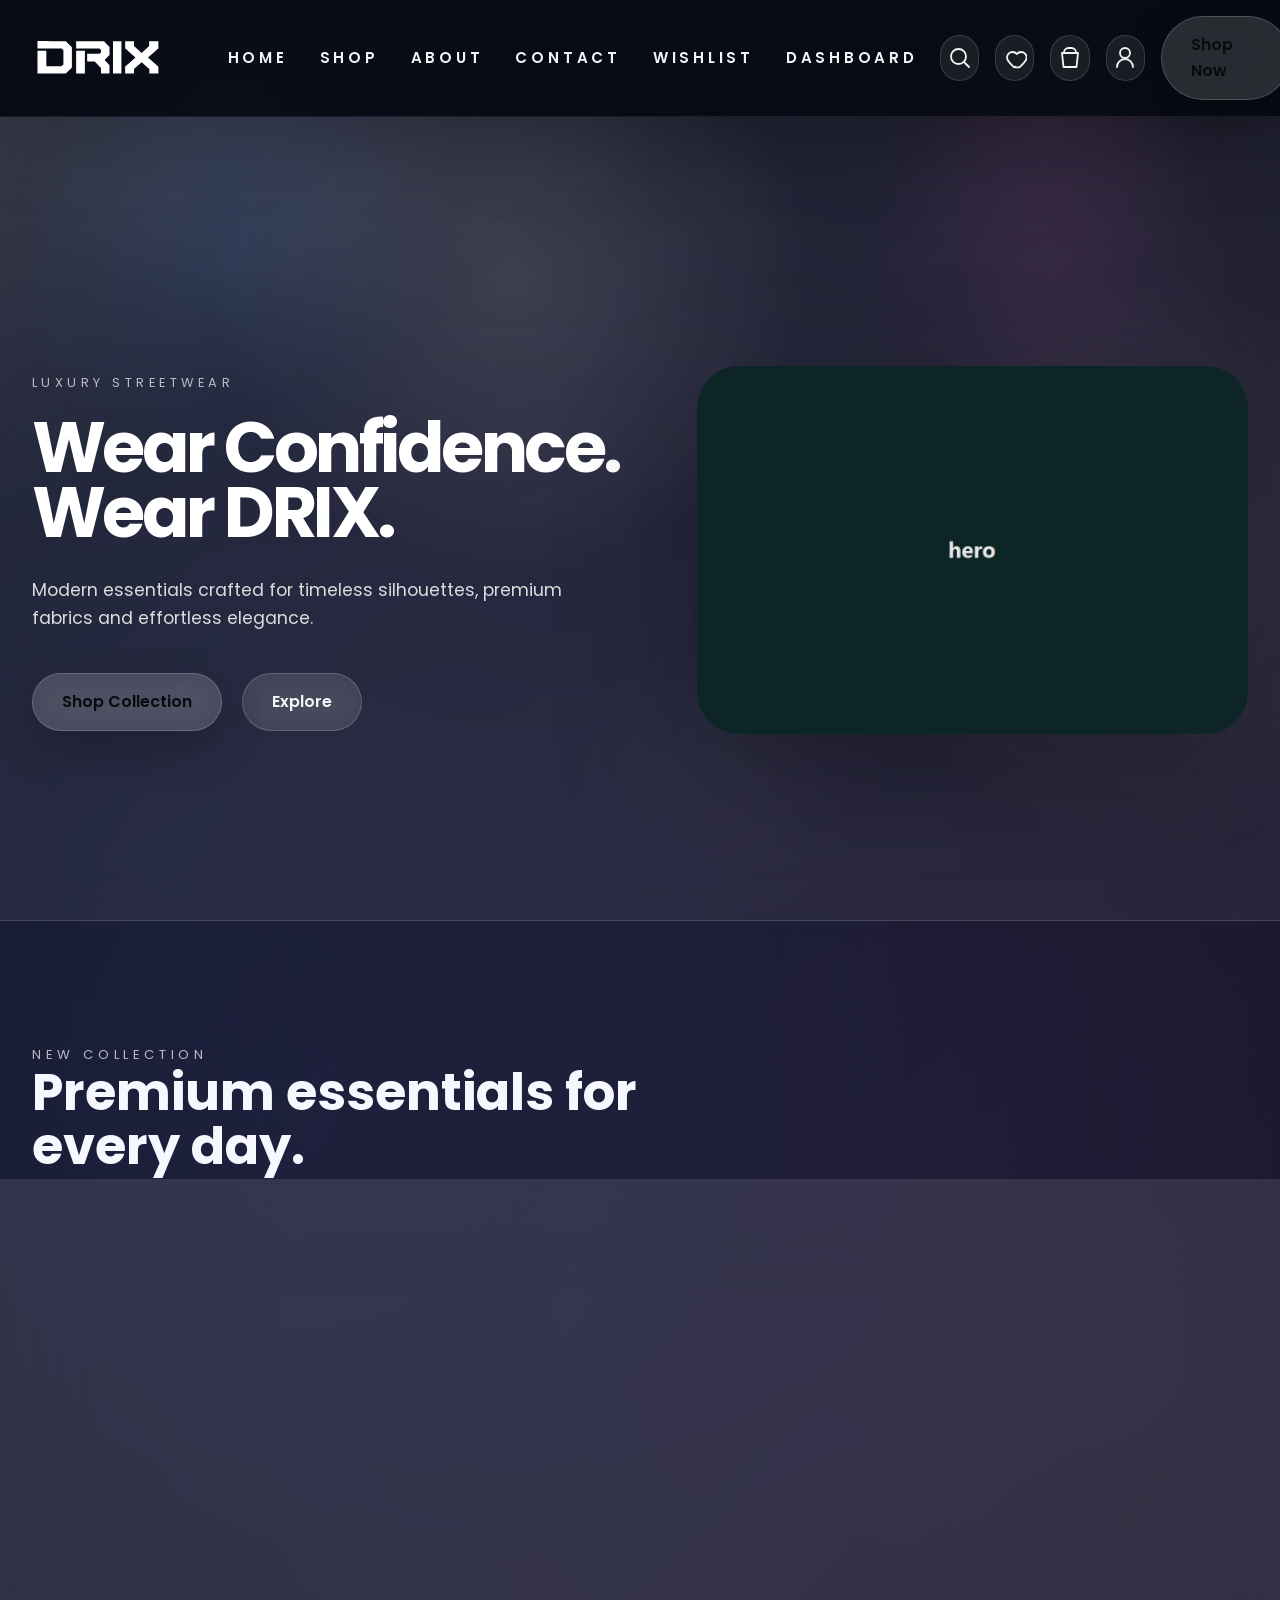
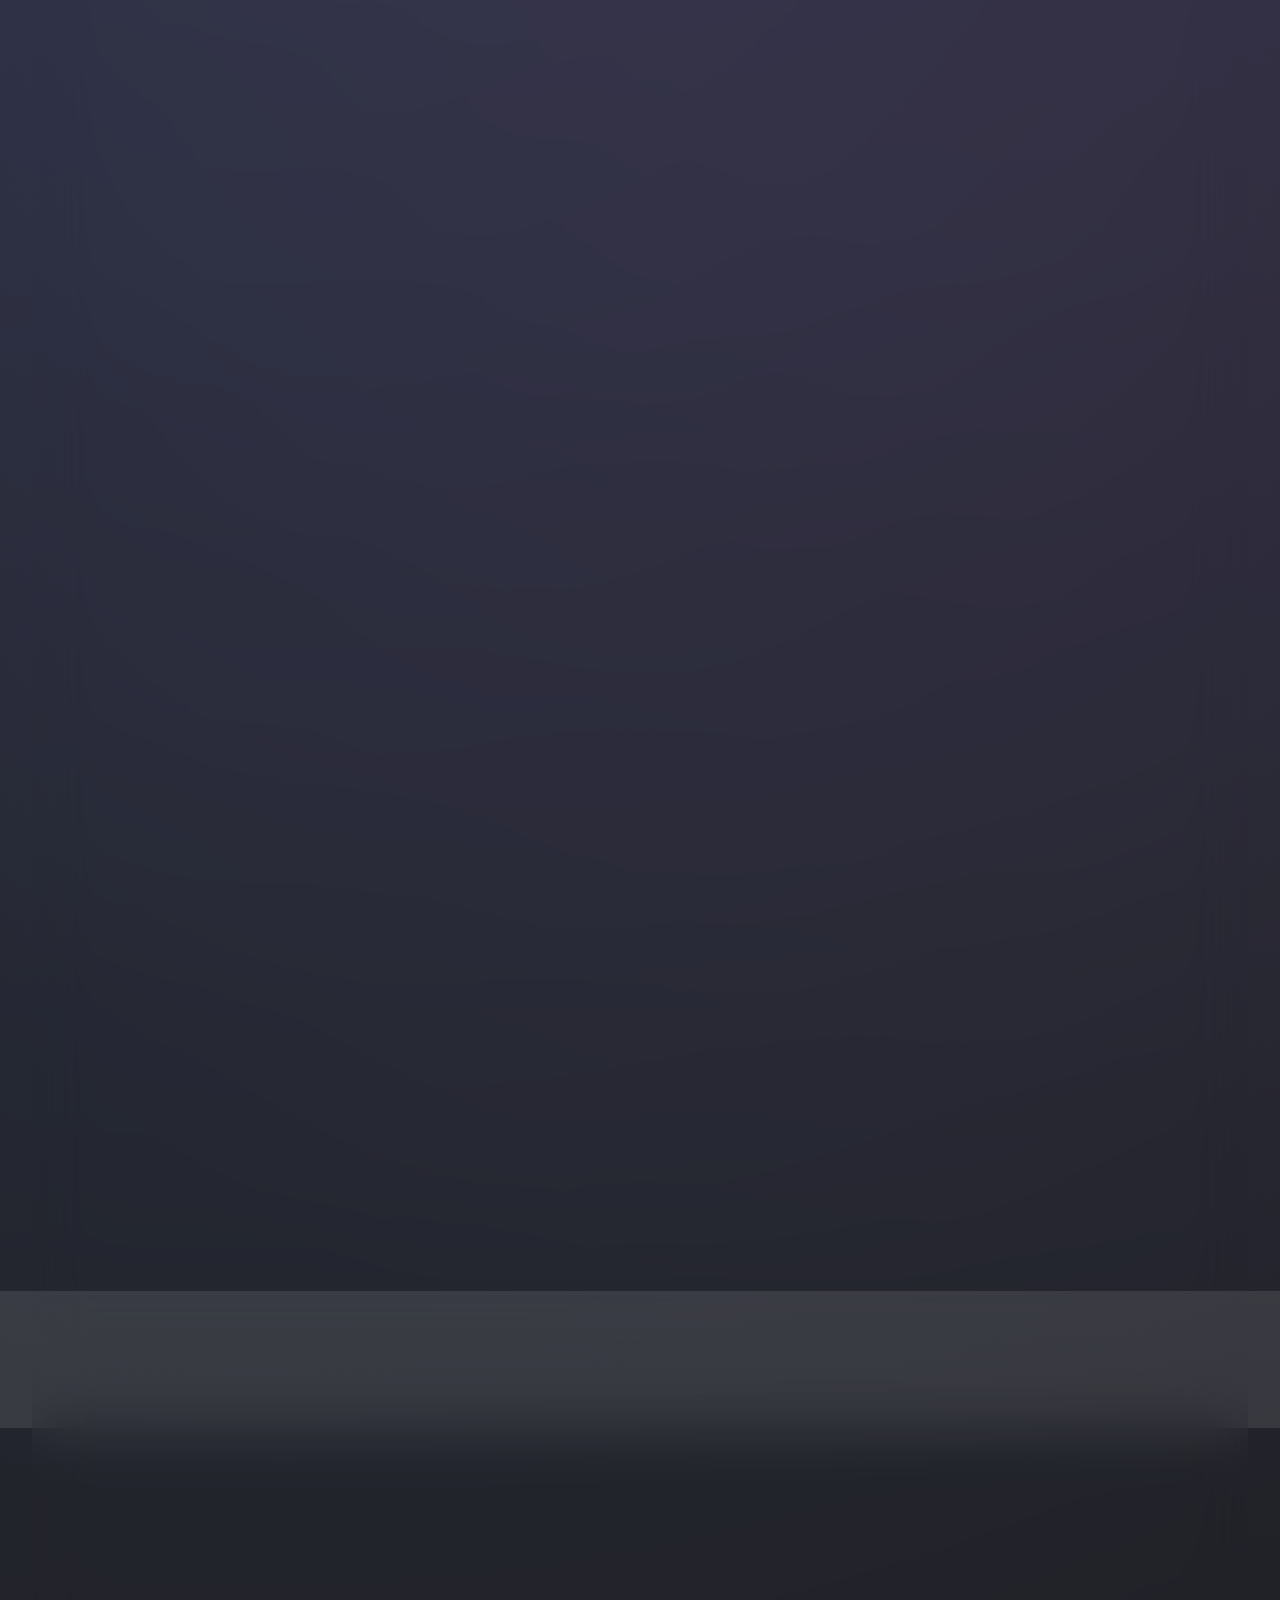
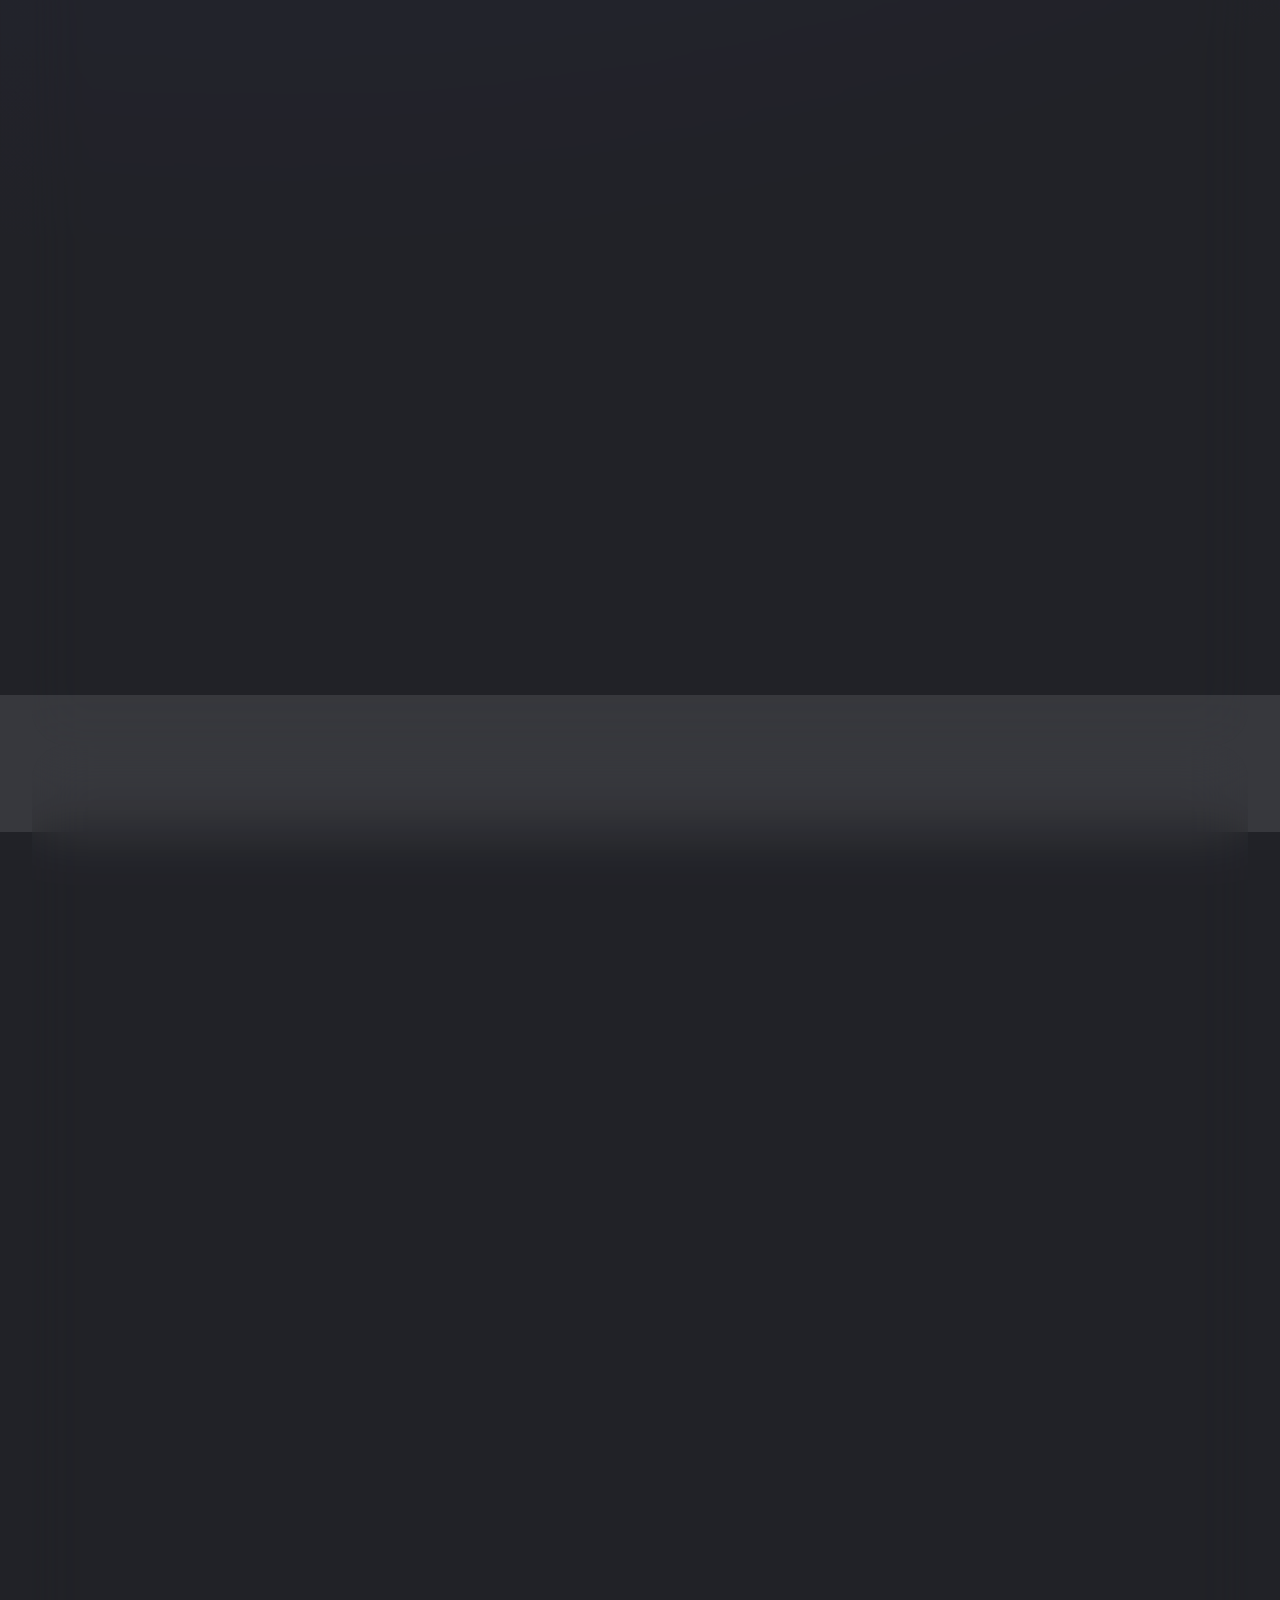
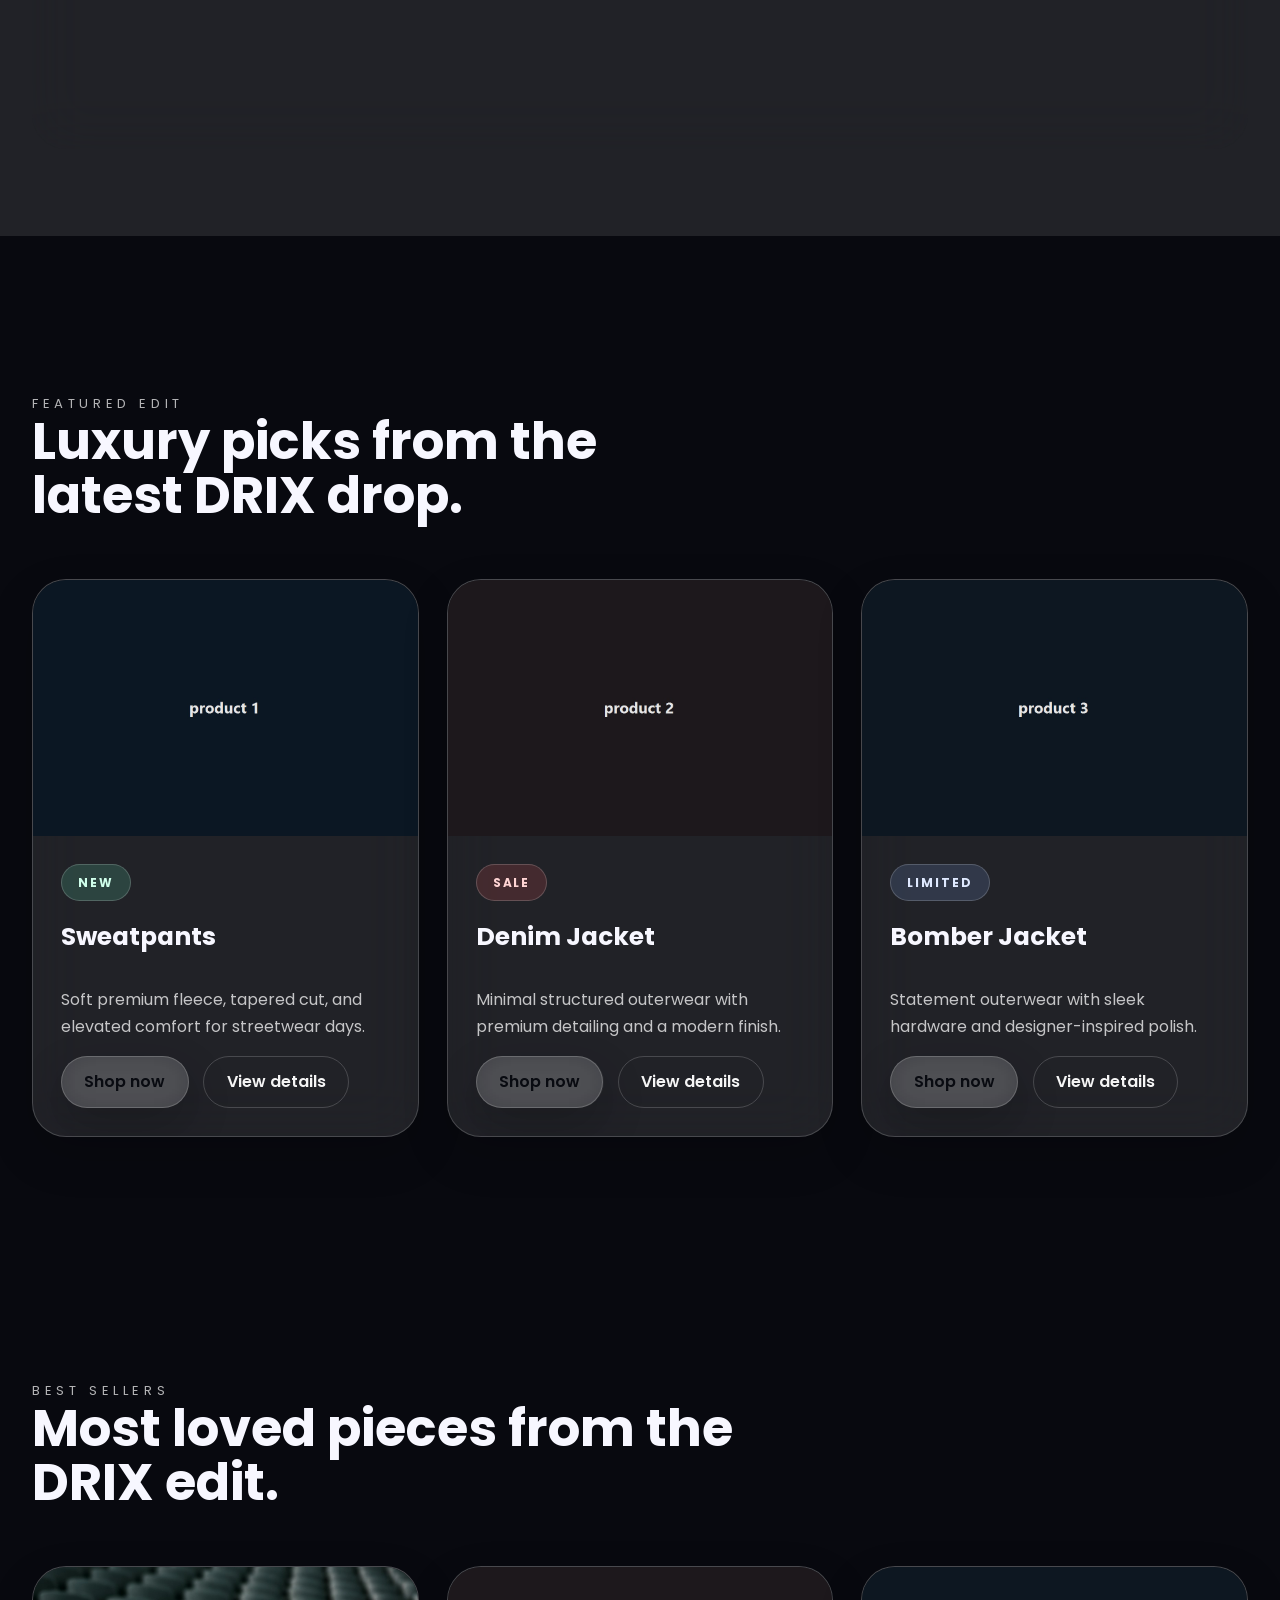
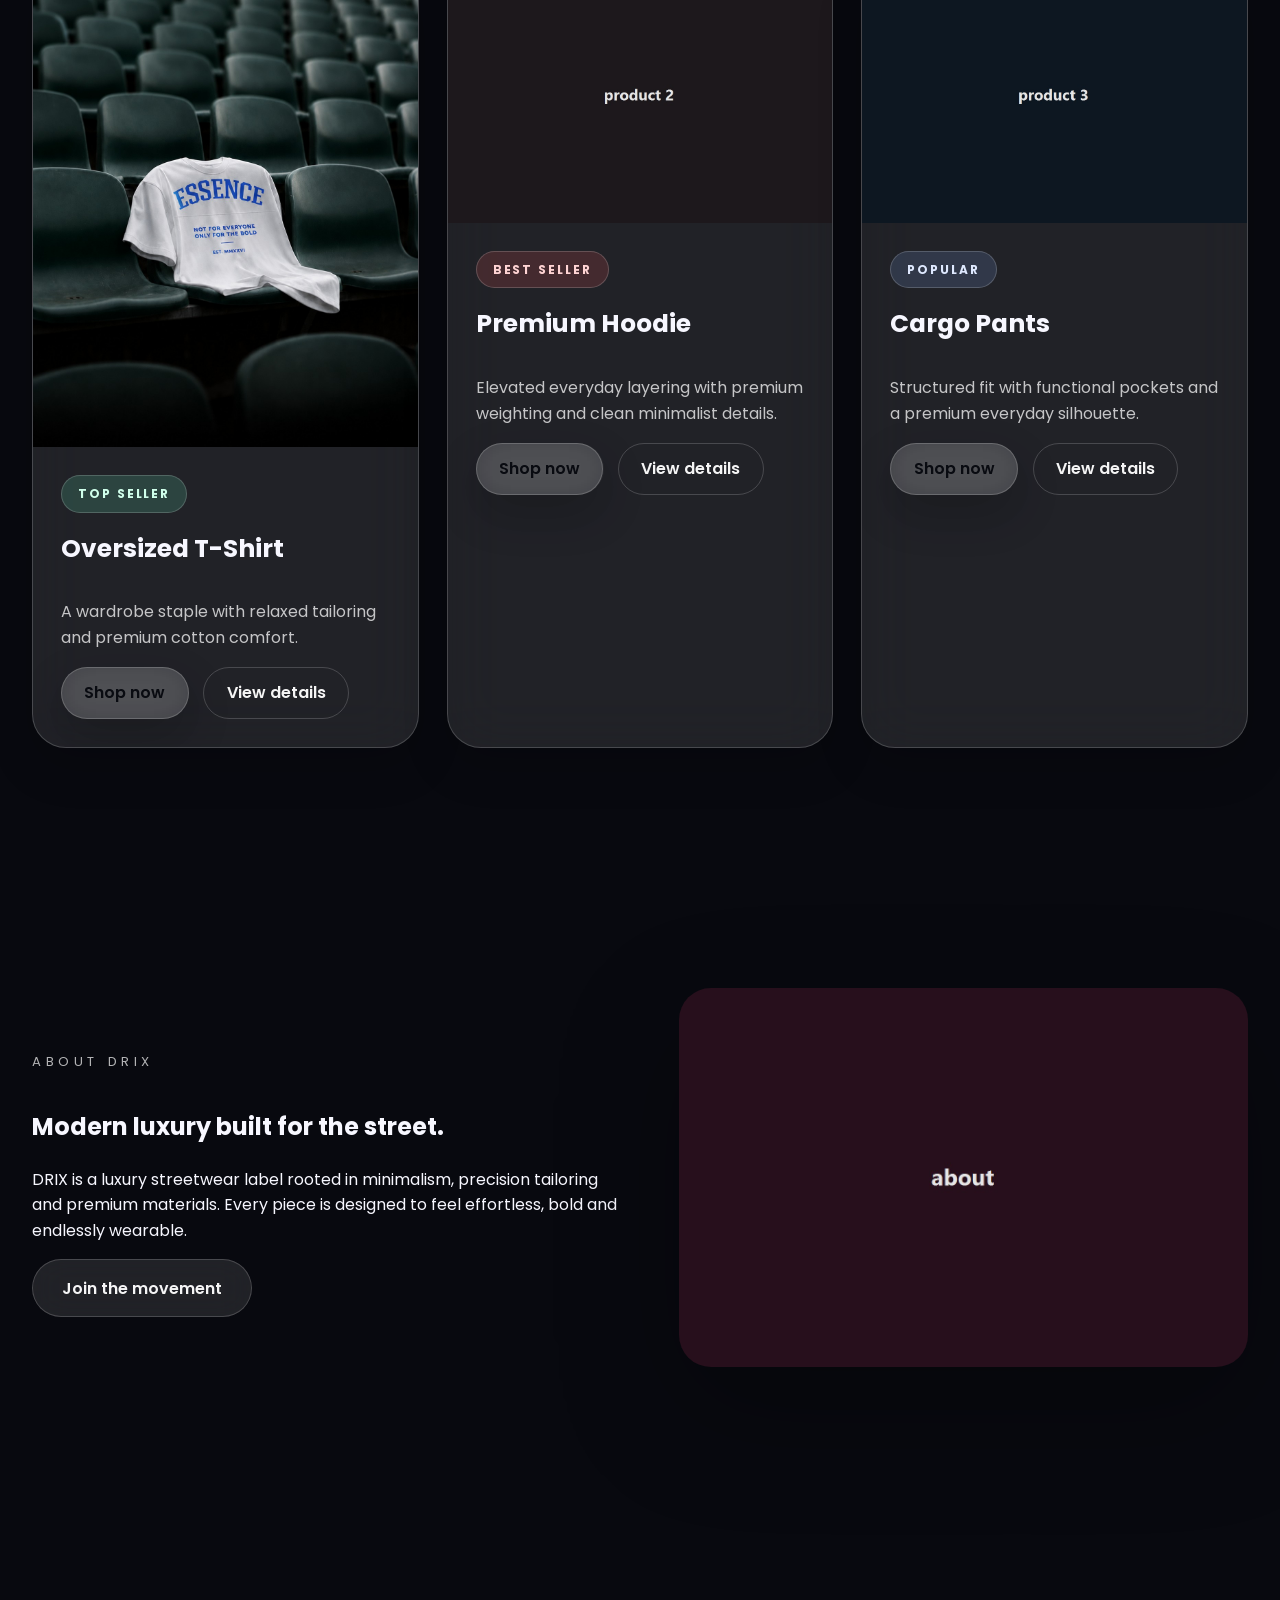
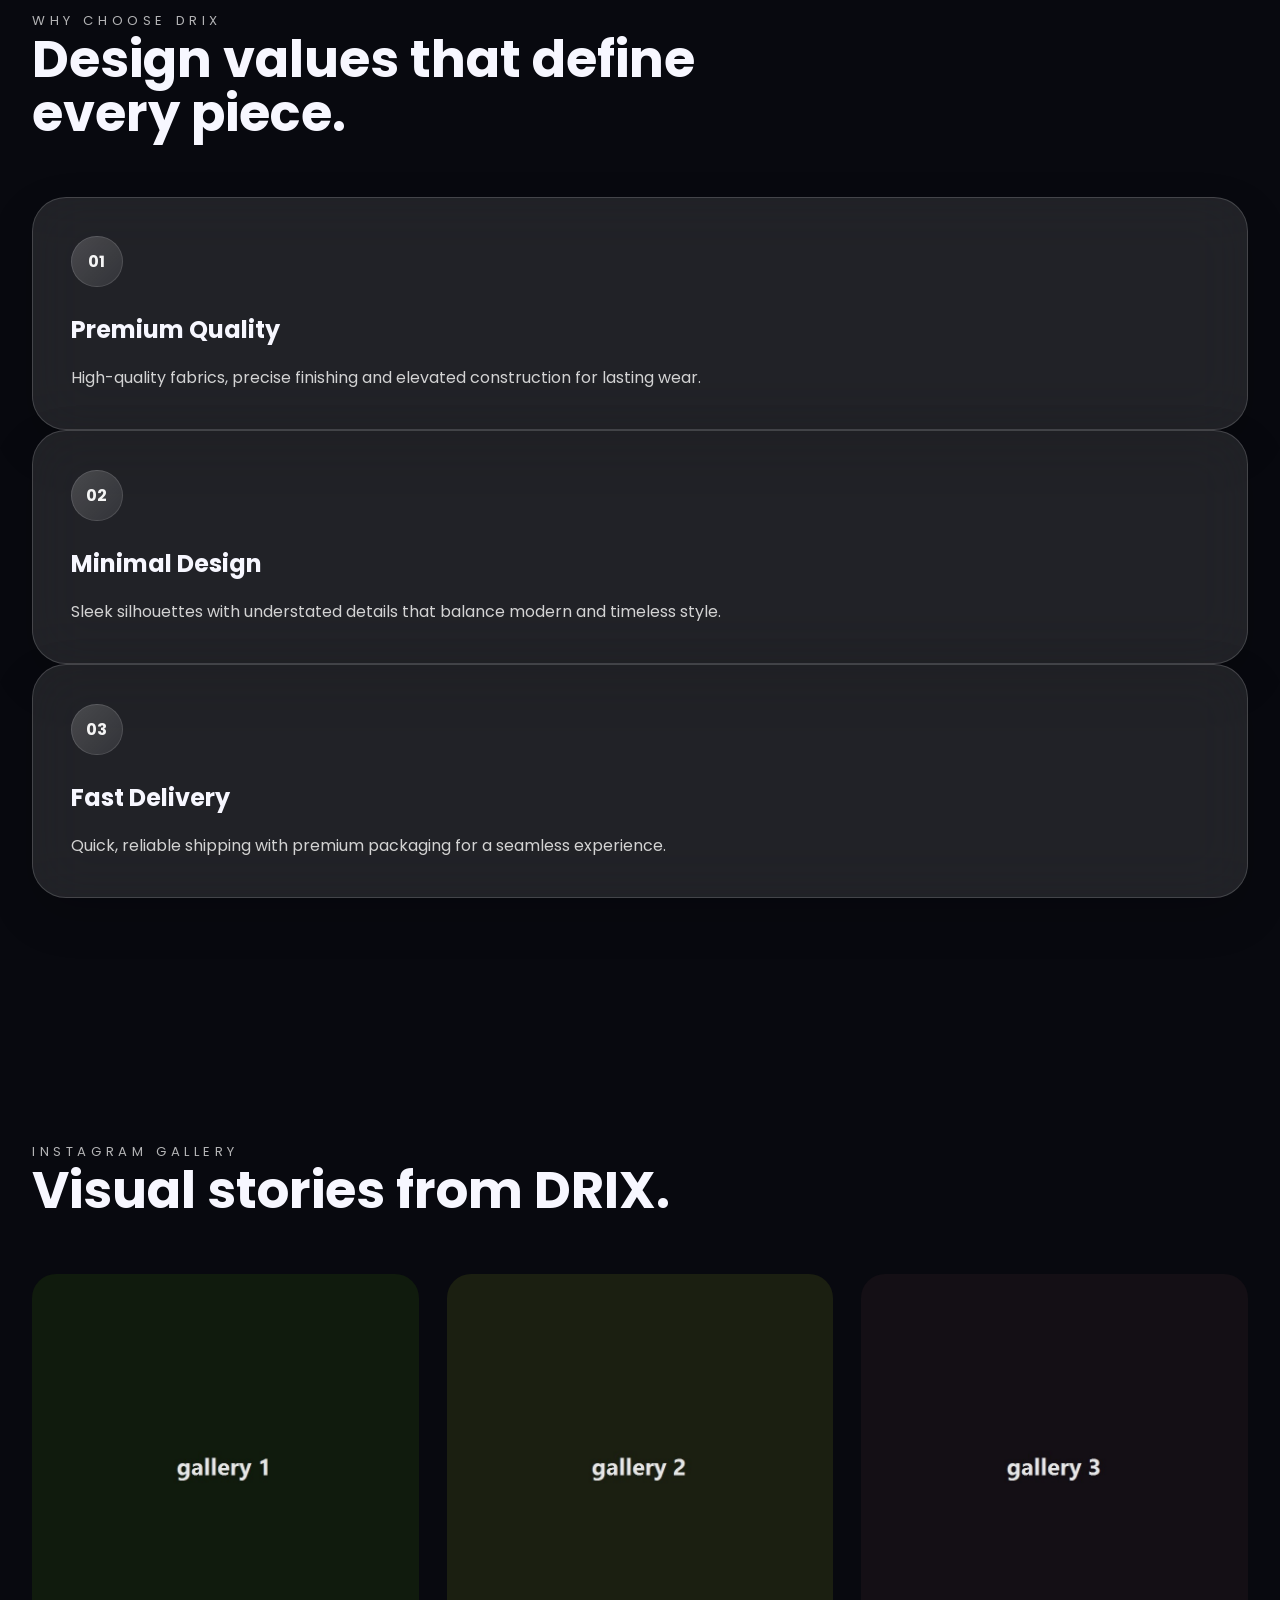
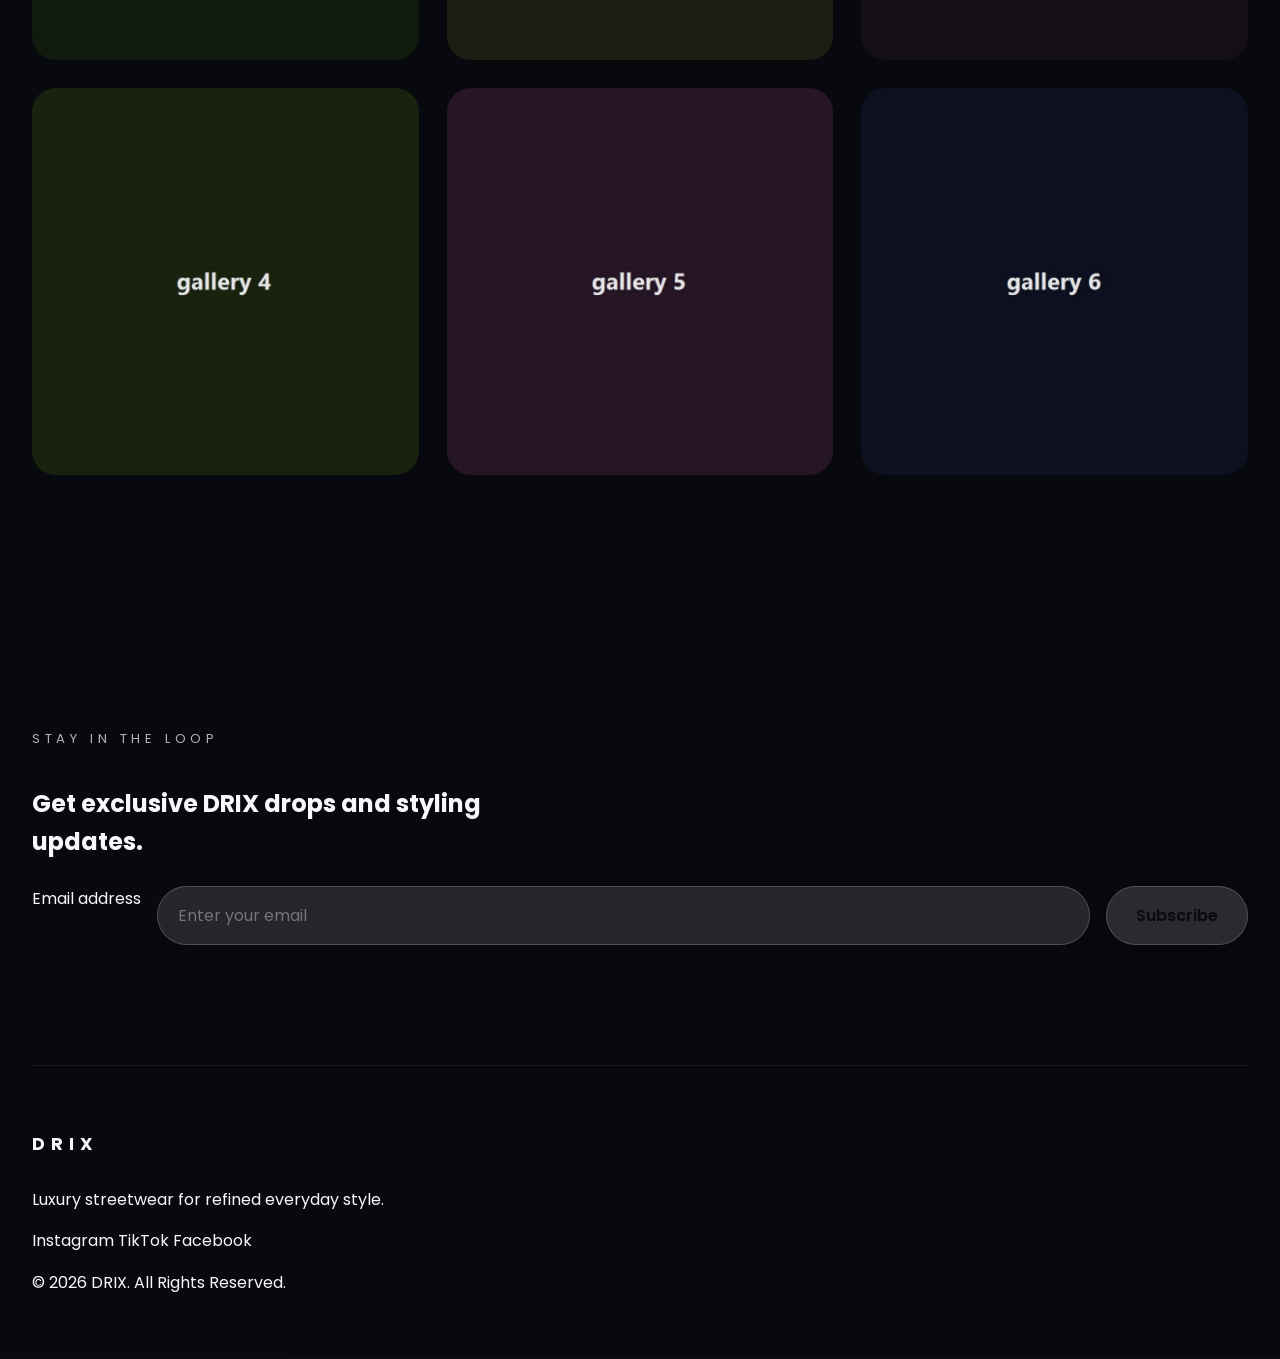
<file: index.html>
<!DOCTYPE html>
<html lang="en">
<head>
    <meta charset="UTF-8">
    <meta name="viewport" content="width=device-width, initial-scale=1.0">
    <title>DRIX | Luxury Streetwear</title>
    <link rel="stylesheet" href="css/style.css">
    <link rel="preconnect" href="https://fonts.googleapis.com">
    <link rel="preconnect" href="https://fonts.gstatic.com" crossorigin>
    <link href="https://fonts.googleapis.com/css2?family=Poppins:wght@300;400;500;600;700;800&display=swap" rel="stylesheet">
</head>

<body>
    <div class="page-shell">
        <header class="site-header">
            <div class="container header-inner">
                <a href="index.html" class="logo" aria-label="DRIX Home">
                    <img src="images/logo-white.svg" alt="DRIX logo" class="site-logo">
                </a>

                <nav class="navbar" aria-label="Primary navigation">
                    <ul class="nav-list">
                        <li><a href="index.html">Home</a></li>
                        <li><a href="shop.html">Shop</a></li>
                        <li><a href="about.html">About</a></li>
                        <li><a href="contact.html">Contact</a></li>
                        <li><a href="wishlist.html">Wishlist</a></li>
                        <li><a href="login.html?redirect=dashboard.html">Dashboard</a></li>
                    </ul>
                </nav>

                <div class="header-actions">
                    <a href="#" class="icon-button" aria-label="Search">
                        <svg width="24" height="24" viewBox="0 0 24 24" fill="none" xmlns="http://www.w3.org/2000/svg">
                            <path d="M10.5 18C14.6421 18 18 14.6421 18 10.5C18 6.35786 14.6421 3 10.5 3C6.35786 3 3 6.35786 3 10.5C3 14.6421 6.35786 18 10.5 18Z" stroke="currentColor" stroke-width="1.8" stroke-linecap="round" stroke-linejoin="round"/>
                            <path d="M16.5 16.5L21 21" stroke="currentColor" stroke-width="1.8" stroke-linecap="round" stroke-linejoin="round"/>
                        </svg>
                    </a>
                    <a href="wishlist.html" class="icon-button" aria-label="Wishlist">
                        <svg width="24" height="24" viewBox="0 0 24 24" fill="none" xmlns="http://www.w3.org/2000/svg">
                            <path d="M12.75 21.35L12 20.65L11.25 21.35C6.92 17.59 4 14.94 4 11.5C4 8.42 6.42 6 9.5 6C11.24 6 12.91 6.81 13.82 8.09C14.73 6.81 16.4 6 18.14 6C21.22 6 23.64 8.42 23.64 11.5C23.64 14.94 20.72 17.59 16.39 21.35Z" stroke="currentColor" stroke-width="1.8" stroke-linecap="round" stroke-linejoin="round"/>
                        </svg>
                    </a>
                    <a href="cart.html" class="icon-button" aria-label="Shopping bag">
                        <svg width="24" height="24" viewBox="0 0 24 24" fill="none" xmlns="http://www.w3.org/2000/svg">
                            <path d="M6 7V6.5C6 4.01472 8.01472 2 10.5 2H13.5C15.9853 2 18 4.01472 18 6.5V7" stroke="currentColor" stroke-width="1.8" stroke-linecap="round" stroke-linejoin="round"/>
                            <path d="M4 7H20L18.5 21H5.5L4 7Z" stroke="currentColor" stroke-width="1.8" stroke-linecap="round" stroke-linejoin="round"/>
                        </svg>
                    </a>
                    <a href="login.html" class="icon-button" aria-label="User account">
                        <svg width="24" height="24" viewBox="0 0 24 24" fill="none" xmlns="http://www.w3.org/2000/svg">
                            <path d="M12 12C14.7614 12 17 9.76142 17 7C17 4.23858 14.7614 2 12 2C9.23858 2 7 4.23858 7 7C7 9.76142 9.23858 12 12 12Z" stroke="currentColor" stroke-width="1.8" stroke-linecap="round" stroke-linejoin="round"/>
                            <path d="M4 21C4 16.5817 7.58172 13 12 13C16.4183 13 20 16.5817 20 21" stroke="currentColor" stroke-width="1.8" stroke-linecap="round" stroke-linejoin="round"/>
                        </svg>
                    </a>
                    <a href="shop.html" class="btn btn-primary cta-button">Shop Now</a>
                </div>

                <button class="menu-toggle" aria-label="Open navigation menu">
                    <span></span>
                    <span></span>
                    <span></span>
                </button>
            </div>
        </header>

        <main>
    <section class="hero section-full" id="home">
        <div class="hero-overlay"></div>
        <div class="hero-inner container">
            <div class="hero-copy animate-on-scroll">
                <span class="eyebrow">Luxury streetwear</span>
                <h1>Wear Confidence.<br>Wear DRIX.</h1>
                <p>Modern essentials crafted for timeless silhouettes, premium fabrics and effortless elegance.</p>
                <div class="hero-actions">
                    <a href="#collection" class="btn btn-primary">Shop Collection</a>
                    <a href="#about" class="btn btn-secondary">Explore</a>
                </div>
            </div>
            <div class="hero-media animate-on-scroll">
                <img id="hero-image" src="images/hero.jpg" alt="Luxury fashion showcase">
            </div>
        </div>
    </section>

    <section class="section container" id="collection">
        <div class="section-header animate-on-scroll">
            <p class="section-label">New Collection</p>
            <h2>Premium essentials for every day.</h2>
        </div>
        <div class="grid cards">
            <article class="card animate-on-scroll">
                <div class="card-media">
                    <img data-product-id="1" src="images/product1.jpg" alt="Oversized T-Shirt">
                </div>
                <div class="card-body">
                    <h3>Oversized T-Shirt</h3>
                    <p>Signature silhouette in soft cotton for a relaxed luxe look.</p>
                    <a href="product.html?id=1" class="text-link">View details</a>
                </div>
            </article>
            <article class="card animate-on-scroll">
                <div class="card-media">
                    <img data-product-id="2" src="images/product2.jpg" alt="Hoodie">
                </div>
                <div class="card-body">
                    <h3>Hoodie</h3>
                    <p>Elevated layering with refined tailoring and modern edge.</p>
                    <a href="product.html?id=2" class="text-link">View details</a>
                </div>
            </article>
            <article class="card animate-on-scroll">
                <div class="card-media">
                    <img data-product-id="3" src="images/product3.jpg" alt="Cargo Pants">
                </div>
                <div class="card-body">
                    <h3>Cargo Pants</h3>
                    <p>Structured design with premium hardware and effortless fit.</p>
                    <a href="product.html?id=3" class="text-link">View details</a>
                </div>
            </article>
        </div>
    </section>

    <section class="section container" id="featured">
        <div class="section-header animate-on-scroll">
            <p class="section-label">Featured edit</p>
            <h2>Luxury picks from the latest DRIX drop.</h2>
        </div>
        <div class="cards-grid animate-on-scroll">
            <article class="product-card">
                <img data-product-id="4" src="images/product4.jpg" alt="Sweatpants">
                <div class="card-body">
                    <div class="card-actions">
                        <span class="product-badge new">New</span>
                    </div>
                    <h3>Sweatpants</h3>
                    <p>Soft premium fleece, tapered cut, and elevated comfort for streetwear days.</p>
                    <div class="card-actions">
                        <a href="product.html?id=4" class="btn btn-primary btn-small">Shop now</a>
                        <a href="product.html?id=4" class="btn btn-outline btn-small">View details</a>
                    </div>
                </div>
            </article>
            <article class="product-card">
                <img data-product-id="5" src="images/product5.jpg" alt="Denim Jacket">
                <div class="card-body">
                    <div class="card-actions">
                        <span class="product-badge sale">Sale</span>
                    </div>
                    <h3>Denim Jacket</h3>
                    <p>Minimal structured outerwear with premium detailing and a modern finish.</p>
                    <div class="card-actions">
                        <a href="product.html?id=5" class="btn btn-primary btn-small">Shop now</a>
                        <a href="product.html?id=5" class="btn btn-outline btn-small">View details</a>
                    </div>
                </div>
            </article>
            <article class="product-card">
                <img data-product-id="6" src="images/product6.jpg" alt="Bomber Jacket">
                <div class="card-body">
                    <div class="card-actions">
                        <span class="product-badge limited">Limited</span>
                    </div>
                    <h3>Bomber Jacket</h3>
                    <p>Statement outerwear with sleek hardware and designer-inspired polish.</p>
                    <div class="card-actions">
                        <a href="product.html?id=6" class="btn btn-primary btn-small">Shop now</a>
                        <a href="product.html?id=6" class="btn btn-outline btn-small">View details</a>
                    </div>
                </div>
            </article>
        </div>
    </section>

    <section class="section container" id="best-sellers">
        <div class="section-header animate-on-scroll">
            <p class="section-label">Best Sellers</p>
            <h2>Most loved pieces from the DRIX edit.</h2>
        </div>
        <div class="cards-grid animate-on-scroll">
            <article class="product-card">
                <img src="images/product1.jpg" alt="Oversized T-Shirt">
                <div class="card-body">
                    <div class="card-actions">
                        <span class="product-badge new">Top Seller</span>
                    </div>
                    <h3>Oversized T-Shirt</h3>
                    <p>A wardrobe staple with relaxed tailoring and premium cotton comfort.</p>
                    <div class="card-actions">
                        <a href="product.html?id=1" class="btn btn-primary btn-small">Shop now</a>
                        <a href="product.html?id=1" class="btn btn-outline btn-small">View details</a>
                    </div>
                </div>
            </article>
            <article class="product-card">
                <img src="images/product2.jpg" alt="Premium Hoodie">
                <div class="card-body">
                    <div class="card-actions">
                        <span class="product-badge sale">Best Seller</span>
                    </div>
                    <h3>Premium Hoodie</h3>
                    <p>Elevated everyday layering with premium weighting and clean minimalist details.</p>
                    <div class="card-actions">
                        <a href="product.html?id=2" class="btn btn-primary btn-small">Shop now</a>
                        <a href="product.html?id=2" class="btn btn-outline btn-small">View details</a>
                    </div>
                </div>
            </article>
            <article class="product-card">
                <img src="images/product3.jpg" alt="Cargo Pants">
                <div class="card-body">
                    <div class="card-actions">
                        <span class="product-badge limited">Popular</span>
                    </div>
                    <h3>Cargo Pants</h3>
                    <p>Structured fit with functional pockets and a premium everyday silhouette.</p>
                    <div class="card-actions">
                        <a href="product.html?id=3" class="btn btn-primary btn-small">Shop now</a>
                        <a href="product.html?id=3" class="btn btn-outline btn-small">View details</a>
                    </div>
                </div>
            </article>
        </div>
    </section>

    <section class="section section-split container" id="about">
        <div class="about-copy animate-on-scroll">
            <p class="section-label">About DRIX</p>
            <h2>Modern luxury built for the street.</h2>
            <p>DRIX is a luxury streetwear label rooted in minimalism, precision tailoring and premium materials. Every piece is designed to feel effortless, bold and endlessly wearable.</p>
            <a href="#contact" class="btn btn-secondary">Join the movement</a>
        </div>
        <div class="about-media animate-on-scroll">
            <img src="images/about.jpg" alt="About DRIX fashion brand">
        </div>
    </section>

    <section class="section container">
        <div class="section-header animate-on-scroll">
            <p class="section-label">Why Choose DRIX</p>
            <h2>Design values that define every piece.</h2>
        </div>
        <div class="grid features">
            <article class="feature-card animate-on-scroll">
                <span class="feature-number">01</span>
                <h3>Premium Quality</h3>
                <p>High-quality fabrics, precise finishing and elevated construction for lasting wear.</p>
            </article>
            <article class="feature-card animate-on-scroll">
                <span class="feature-number">02</span>
                <h3>Minimal Design</h3>
                <p>Sleek silhouettes with understated details that balance modern and timeless style.</p>
            </article>
            <article class="feature-card animate-on-scroll">
                <span class="feature-number">03</span>
                <h3>Fast Delivery</h3>
                <p>Quick, reliable shipping with premium packaging for a seamless experience.</p>
            </article>
        </div>
    </section>

    <section class="section container" id="gallery">
        <div class="section-header animate-on-scroll">
            <p class="section-label">Instagram Gallery</p>
            <h2>Visual stories from DRIX.</h2>
        </div>
        <div class="gallery-grid animate-on-scroll">
            <img src="images/gallery1.jpg" alt="DRIX style gallery 1">
            <img src="images/gallery2.jpg" alt="DRIX style gallery 2">
            <img src="images/gallery3.jpg" alt="DRIX style gallery 3">
            <img src="images/gallery4.jpg" alt="DRIX style gallery 4">
            <img src="images/gallery5.jpg" alt="DRIX style gallery 5">
            <img src="images/gallery6.jpg" alt="DRIX style gallery 6">
        </div>
    </section>

    <section class="section newsletter container" id="contact">
        <div class="newsletter-copy animate-on-scroll">
            <p class="section-label">Stay in the loop</p>
            <h2>Get exclusive DRIX drops and styling updates.</h2>
        </div>
        <form class="newsletter-form animate-on-scroll">
            <label for="email" class="sr-only">Email address</label>
            <input type="email" id="email" name="email" placeholder="Enter your email" required>
            <button type="submit" class="btn btn-primary">Subscribe</button>
        </form>
    </section>
</main>

<footer class="site-footer container">
    <div class="footer-brand">
        <span class="logo">DRIX</span>
        <p>Luxury streetwear for refined everyday style.</p>
    </div>
    <div class="social-links">
        <a href="https://instagram.com" target="_blank" rel="noreferrer">Instagram</a>
        <a href="https://tiktok.com" target="_blank" rel="noreferrer">TikTok</a>
        <a href="https://facebook.com" target="_blank" rel="noreferrer">Facebook</a>
    </div>
    <p class="footer-note">© 2026 DRIX. All Rights Reserved.</p>
</footer>

<button class="back-to-top" aria-label="Back to top">↑</button>
<script src="js/site-settings.js"></script>
    <script src="js/main.js"></script>
</body>
</html>
</file>
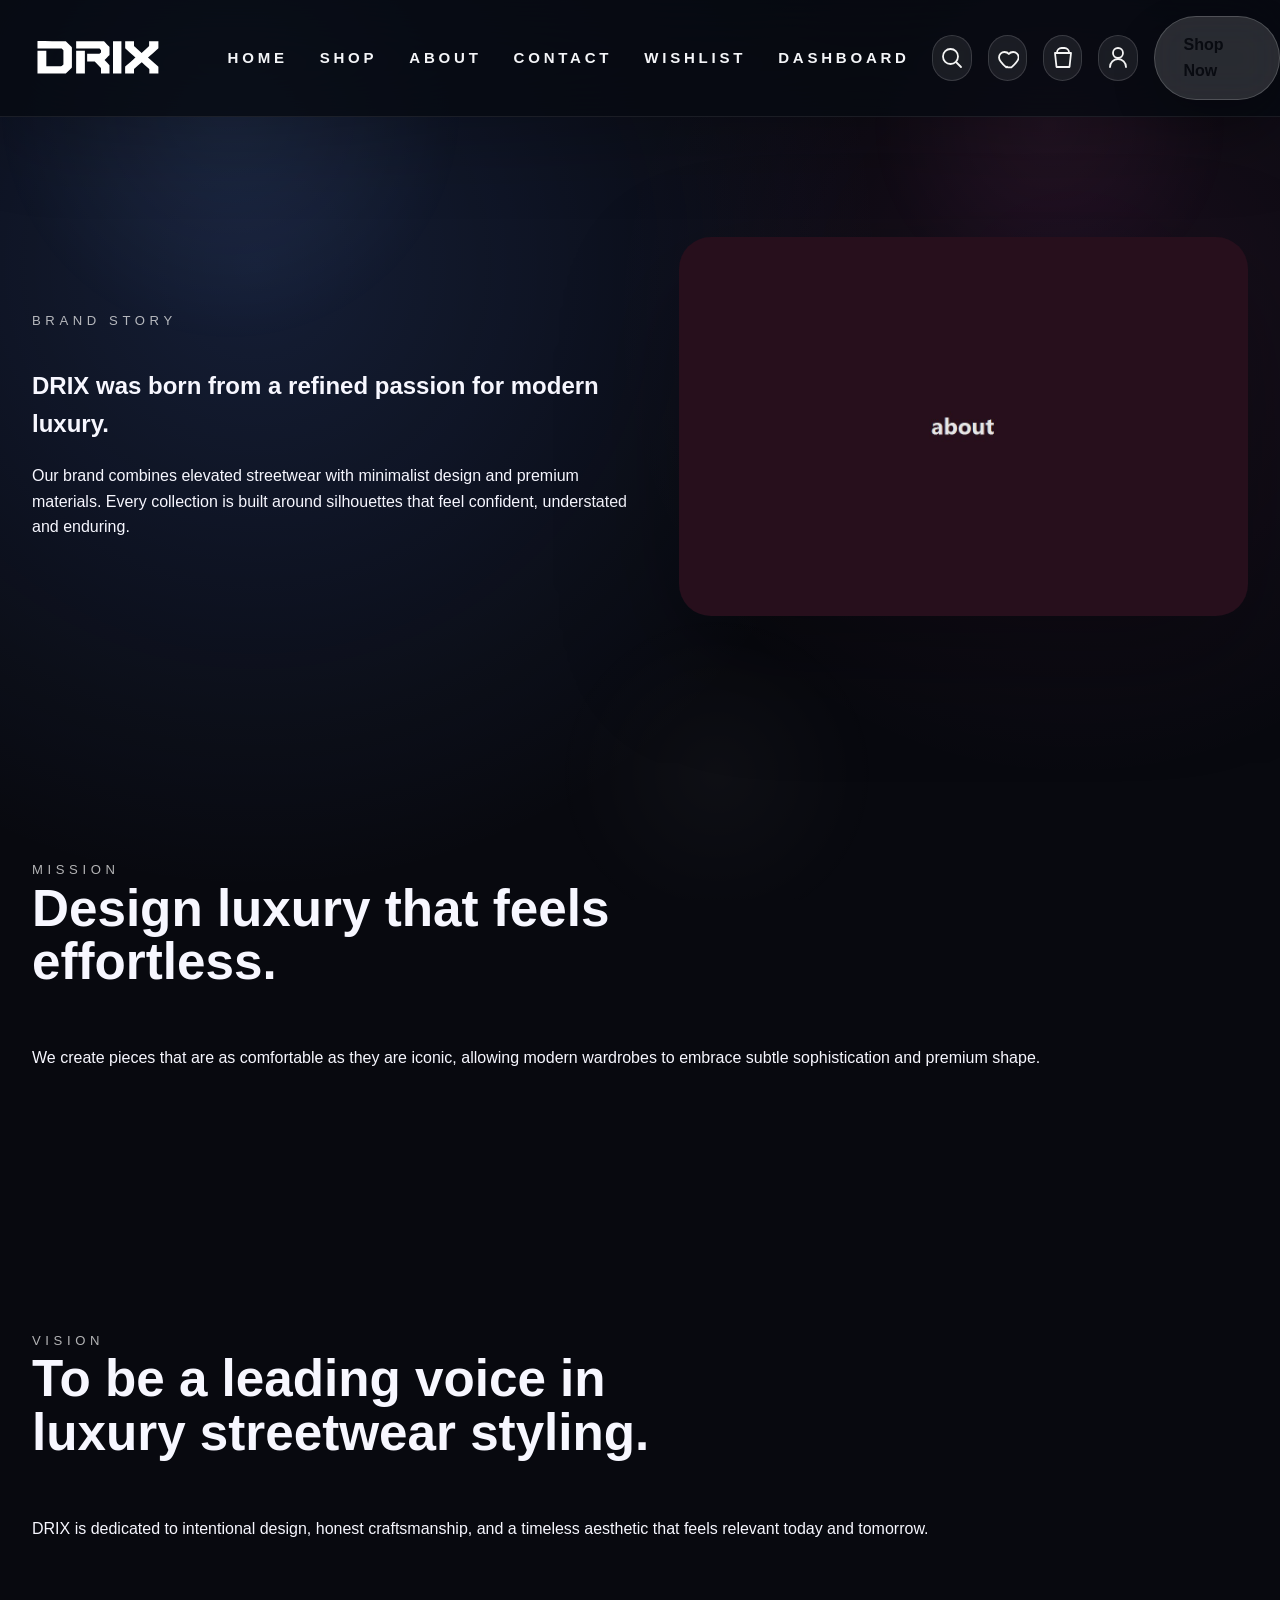
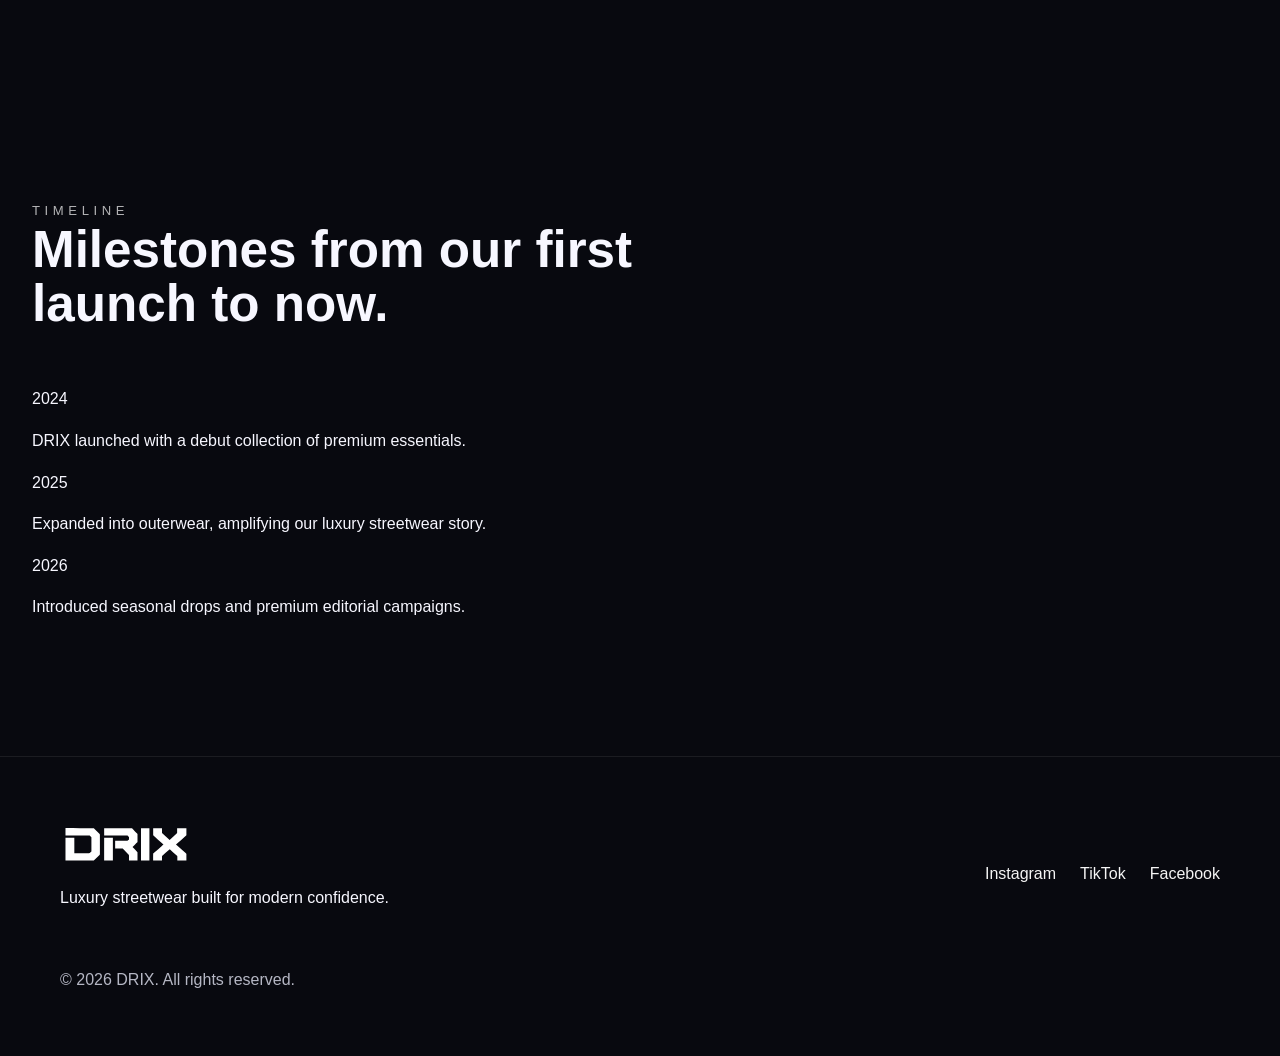
<file: about.html>
<!DOCTYPE html>
<html lang="en">
<head>
    <meta charset="UTF-8">
    <meta name="viewport" content="width=device-width, initial-scale=1.0">
    <meta name="description" content="About DRIX luxury streetwear brand.">
    <title>About | DRIX</title>
    <link rel="stylesheet" href="css/style.css">
</head>
<body>
    <div class="page-shell">
        <header class="site-header">
            <div class="container header-inner">
                <a href="index.html" class="logo" aria-label="DRIX Home">
                    <img src="images/logo-white.svg" alt="DRIX logo" class="site-logo">
                </a>

                <nav class="navbar" aria-label="Primary navigation">
                    <ul class="nav-list">
                        <li><a href="index.html">Home</a></li>
                        <li><a href="shop.html">Shop</a></li>
                        <li><a href="about.html">About</a></li>
                        <li><a href="contact.html">Contact</a></li>
                        <li><a href="wishlist.html">Wishlist</a></li>
                        <li><a href="login.html?redirect=dashboard.html">Dashboard</a></li>
                    </ul>
                </nav>

                <div class="header-actions">
                    <a href="#" class="icon-button" aria-label="Search">
                        <svg width="24" height="24" viewBox="0 0 24 24" fill="none" xmlns="http://www.w3.org/2000/svg">
                            <path d="M10.5 18C14.6421 18 18 14.6421 18 10.5C18 6.35786 14.6421 3 10.5 3C6.35786 3 3 6.35786 3 10.5C3 14.6421 6.35786 18 10.5 18Z" stroke="currentColor" stroke-width="1.8" stroke-linecap="round" stroke-linejoin="round"/>
                            <path d="M16.5 16.5L21 21" stroke="currentColor" stroke-width="1.8" stroke-linecap="round" stroke-linejoin="round"/>
                        </svg>
                    </a>
                    <a href="wishlist.html" class="icon-button" aria-label="Wishlist">
                        <svg width="24" height="24" viewBox="0 0 24 24" fill="none" xmlns="http://www.w3.org/2000/svg">
                            <path d="M12.75 21.35L12 20.65L11.25 21.35C6.92 17.59 4 14.94 4 11.5C4 8.42 6.42 6 9.5 6C11.24 6 12.91 6.81 13.82 8.09C14.73 6.81 16.4 6 18.14 6C21.22 6 23.64 8.42 23.64 11.5C23.64 14.94 20.72 17.59 16.39 21.35Z" stroke="currentColor" stroke-width="1.8" stroke-linecap="round" stroke-linejoin="round"/>
                        </svg>
                    </a>
                    <a href="cart.html" class="icon-button" aria-label="Shopping bag">
                        <svg width="24" height="24" viewBox="0 0 24 24" fill="none" xmlns="http://www.w3.org/2000/svg">
                            <path d="M6 7V6.5C6 4.01472 8.01472 2 10.5 2H13.5C15.9853 2 18 4.01472 18 6.5V7" stroke="currentColor" stroke-width="1.8" stroke-linecap="round" stroke-linejoin="round"/>
                            <path d="M4 7H20L18.5 21H5.5L4 7Z" stroke="currentColor" stroke-width="1.8" stroke-linecap="round" stroke-linejoin="round"/>
                        </svg>
                    </a>
                    <a href="login.html" class="icon-button" aria-label="User account">
                        <svg width="24" height="24" viewBox="0 0 24 24" fill="none" xmlns="http://www.w3.org/2000/svg">
                            <path d="M12 12C14.7614 12 17 9.76142 17 7C17 4.23858 14.7614 2 12 2C9.23858 2 7 4.23858 7 7C7 9.76142 9.23858 12 12 12Z" stroke="currentColor" stroke-width="1.8" stroke-linecap="round" stroke-linejoin="round"/>
                            <path d="M4 21C4 16.5817 7.58172 13 12 13C16.4183 13 20 16.5817 20 21" stroke="currentColor" stroke-width="1.8" stroke-linecap="round" stroke-linejoin="round"/>
                        </svg>
                    </a>
                    <a href="shop.html" class="btn btn-primary cta-button">Shop Now</a>
                </div>

                <button class="menu-toggle" aria-label="Open navigation menu">
                    <span></span>
                    <span></span>
                    <span></span>
                </button>
            </div>
        </header>

        <main>
            <section class="section section-split container animate-on-scroll">
                <div>
                    <p class="section-label">Brand Story</p>
                    <h2>DRIX was born from a refined passion for modern luxury.</h2>
                    <p>Our brand combines elevated streetwear with minimalist design and premium materials. Every collection is built around silhouettes that feel confident, understated and enduring.</p>
                </div>
                <div class="about-media">
                    <img src="images/about.jpg" alt="DRIX about story image">
                </div>
            </section>

            <section class="section container animate-on-scroll">
                <div class="section-header">
                    <p class="section-label">Mission</p>
                    <h2>Design luxury that feels effortless.</h2>
                </div>
                <p>We create pieces that are as comfortable as they are iconic, allowing modern wardrobes to embrace subtle sophistication and premium shape.</p>
            </section>

            <section class="section container animate-on-scroll">
                <div class="section-header">
                    <p class="section-label">Vision</p>
                    <h2>To be a leading voice in luxury streetwear styling.</h2>
                </div>
                <p>DRIX is dedicated to intentional design, honest craftsmanship, and a timeless aesthetic that feels relevant today and tomorrow.</p>
            </section>

            <section class="section container timeline animate-on-scroll">
                <div class="section-header">
                    <p class="section-label">Timeline</p>
                    <h2>Milestones from our first launch to now.</h2>
                </div>
                <div class="timeline-grid">
                    <div class="timeline-card">
                        <span>2024</span>
                        <p>DRIX launched with a debut collection of premium essentials.</p>
                    </div>
                    <div class="timeline-card">
                        <span>2025</span>
                        <p>Expanded into outerwear, amplifying our luxury streetwear story.</p>
                    </div>
                    <div class="timeline-card">
                        <span>2026</span>
                        <p>Introduced seasonal drops and premium editorial campaigns.</p>
                    </div>
                </div>
            </section>
        </main>

        <footer class="site-footer">
            <div class="container footer-grid">
                <div>
                    <a href="index.html" class="logo">
                    <img src="images/logo-white.svg" alt="DRIX" class="site-logo">
                </a>
                    <p>Luxury streetwear built for modern confidence.</p>
                </div>
                <div class="footer-links">
                    <a href="#">Instagram</a>
                    <a href="#">TikTok</a>
                    <a href="#">Facebook</a>
                </div>
                <p class="footer-copy">© 2026 DRIX. All rights reserved.</p>
            </div>
        </footer>
        <button class="back-to-top" aria-label="Back to top">↑</button>
    </div>
    <script src="js/site-settings.js"></script>
    <script src="js/main.js"></script>
</body>
</html>
</file>
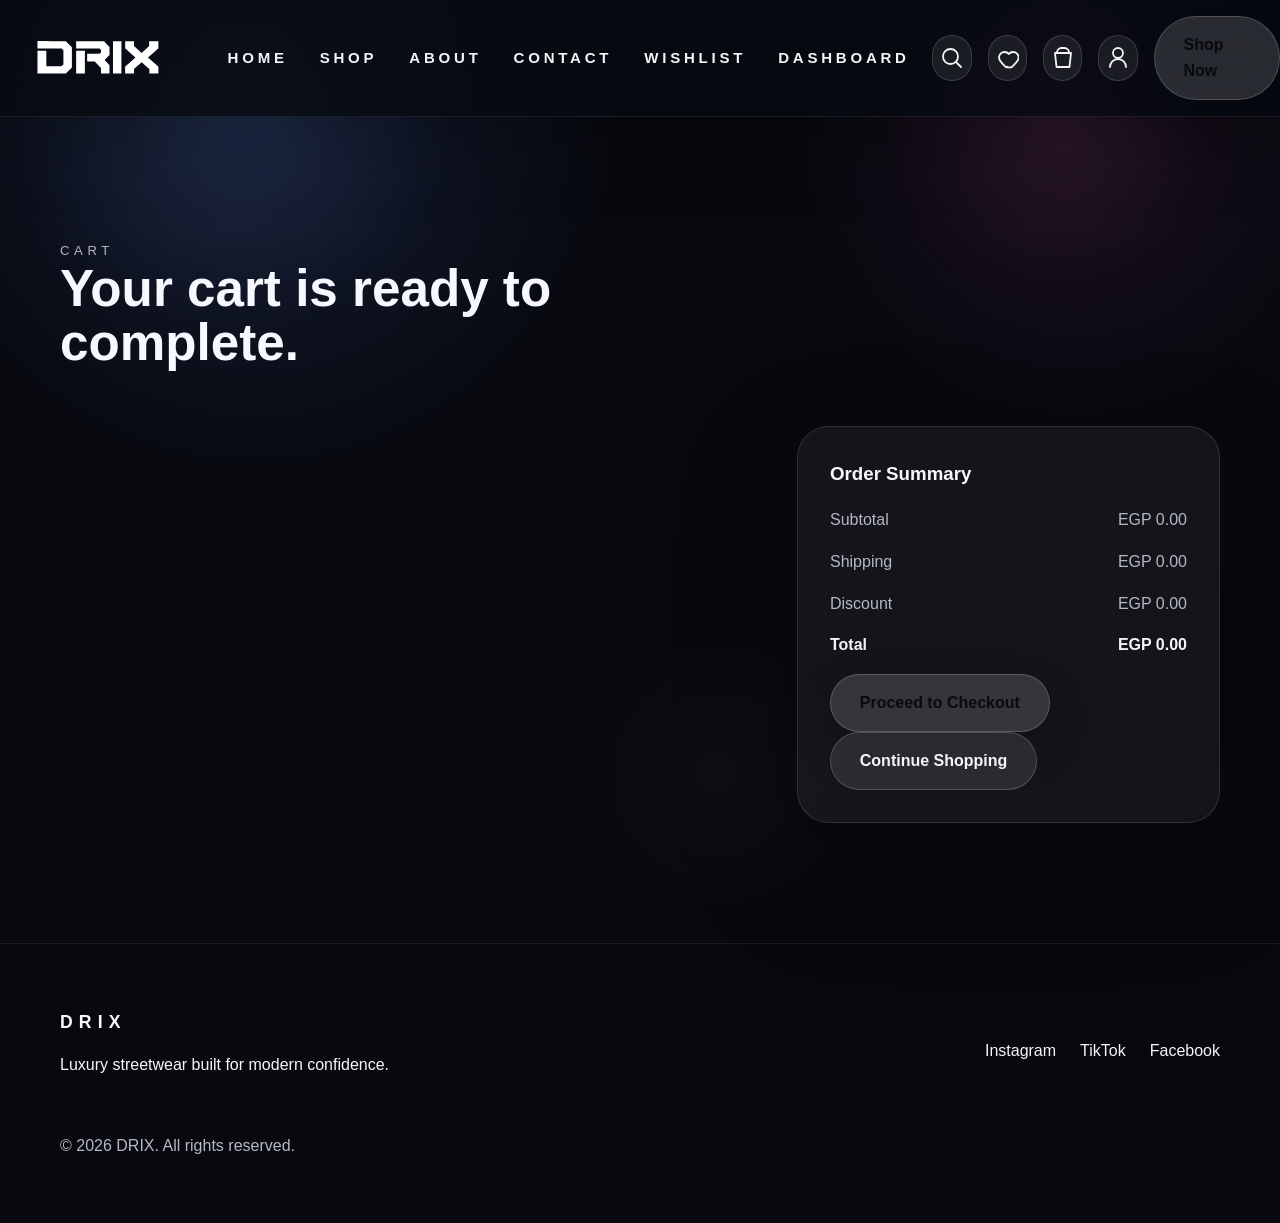
<file: cart.html>
<!DOCTYPE html>
<html lang="en">
<head>
    <meta charset="UTF-8">
    <meta name="viewport" content="width=device-width, initial-scale=1.0">
    <meta name="description" content="View your DRIX cart, manage items and proceed to checkout.">
    <title>Cart | DRIX</title>
    <link rel="stylesheet" href="css/style.css">
    <link rel="stylesheet" href="css/cart.css">
</head>
<body>
    <div class="page-shell">
        <header class="site-header">
            <div class="container header-inner">
                <a href="index.html" class="logo" aria-label="DRIX Home">
                    <img src="images/logo-white.svg" alt="DRIX logo" class="site-logo">
                </a>

                <nav class="navbar" aria-label="Primary navigation">
                    <ul class="nav-list">
                        <li><a href="index.html">Home</a></li>
                        <li><a href="shop.html">Shop</a></li>
                        <li><a href="about.html">About</a></li>
                        <li><a href="contact.html">Contact</a></li>
                        <li><a href="wishlist.html">Wishlist</a></li>
                        <li><a href="login.html?redirect=dashboard.html">Dashboard</a></li>
                    </ul>
                </nav>

                <div class="header-actions">
                    <a href="#" class="icon-button" aria-label="Search">
                        <svg width="24" height="24" viewBox="0 0 24 24" fill="none" xmlns="http://www.w3.org/2000/svg">
                            <path d="M10.5 18C14.6421 18 18 14.6421 18 10.5C18 6.35786 14.6421 3 10.5 3C6.35786 3 3 6.35786 3 10.5C3 14.6421 6.35786 18 10.5 18Z" stroke="currentColor" stroke-width="1.8" stroke-linecap="round" stroke-linejoin="round"/>
                            <path d="M16.5 16.5L21 21" stroke="currentColor" stroke-width="1.8" stroke-linecap="round" stroke-linejoin="round"/>
                        </svg>
                    </a>
                    <a href="wishlist.html" class="icon-button" aria-label="Wishlist">
                        <svg width="24" height="24" viewBox="0 0 24 24" fill="none" xmlns="http://www.w3.org/2000/svg">
                            <path d="M12.75 21.35L12 20.65L11.25 21.35C6.92 17.59 4 14.94 4 11.5C4 8.42 6.42 6 9.5 6C11.24 6 12.91 6.81 13.82 8.09C14.73 6.81 16.4 6 18.14 6C21.22 6 23.64 8.42 23.64 11.5C23.64 14.94 20.72 17.59 16.39 21.35Z" stroke="currentColor" stroke-width="1.8" stroke-linecap="round" stroke-linejoin="round"/>
                        </svg>
                    </a>
                    <a href="cart.html" class="icon-button" aria-label="Shopping bag">
                        <svg width="24" height="24" viewBox="0 0 24 24" fill="none" xmlns="http://www.w3.org/2000/svg">
                            <path d="M6 7V6.5C6 4.01472 8.01472 2 10.5 2H13.5C15.9853 2 18 4.01472 18 6.5V7" stroke="currentColor" stroke-width="1.8" stroke-linecap="round" stroke-linejoin="round"/>
                            <path d="M4 7H20L18.5 21H5.5L4 7Z" stroke="currentColor" stroke-width="1.8" stroke-linecap="round" stroke-linejoin="round"/>
                        </svg>
                    </a>
                    <a href="login.html" class="icon-button" aria-label="User account">
                        <svg width="24" height="24" viewBox="0 0 24 24" fill="none" xmlns="http://www.w3.org/2000/svg">
                            <path d="M12 12C14.7614 12 17 9.76142 17 7C17 4.23858 14.7614 2 12 2C9.23858 2 7 4.23858 7 7C7 9.76142 9.23858 12 12 12Z" stroke="currentColor" stroke-width="1.8" stroke-linecap="round" stroke-linejoin="round"/>
                            <path d="M4 21C4 16.5817 7.58172 13 12 13C16.4183 13 20 16.5817 20 21" stroke="currentColor" stroke-width="1.8" stroke-linecap="round" stroke-linejoin="round"/>
                        </svg>
                    </a>
                    <a href="shop.html" class="btn btn-primary cta-button">Shop Now</a>
                </div>

                <button class="menu-toggle" aria-label="Open navigation menu">
                    <span></span>
                    <span></span>
                    <span></span>
                </button>
            </div>
        </header>

        <main class="section">
            <div class="container">
                <div class="section-header">
                    <p class="section-label">Cart</p>
                    <h2>Your cart is ready to complete.</h2>
                </div>
                <div class="cart-layout animate-on-scroll">
                    <section class="cart-items-panel">
                        <div id="cart-items"></div>
                    </section>
                    <aside class="order-summary-panel">
                        <div class="summary-card">
                            <h3>Order Summary</h3>
                            <div class="summary-row"><span>Subtotal</span><span id="summary-subtotal">EGP 0.00</span></div>
                            <div class="summary-row"><span>Shipping</span><span id="summary-shipping">EGP 0.00</span></div>
                            <div class="summary-row"><span>Discount</span><span id="summary-discount">EGP 0.00</span></div>
                            <div class="summary-row total"><span>Total</span><span id="summary-total">EGP 0.00</span></div>
                            <a href="checkout.html" class="btn btn-primary">Proceed to Checkout</a>
                            <a href="shop.html" class="btn btn-secondary">Continue Shopping</a>
                        </div>
                    </aside>
                </div>
            </div>
        </main>

        <footer class="site-footer">
            <div class="container footer-grid">
                <div>
                    <a href="index.html" class="logo">DRIX</a>
                    <p>Luxury streetwear built for modern confidence.</p>
                </div>
                <div class="footer-links">
                    <a href="#">Instagram</a>
                    <a href="#">TikTok</a>
                    <a href="#">Facebook</a>
                </div>
                <p class="footer-copy">© 2026 DRIX. All rights reserved.</p>
            </div>
        </footer>

        <button class="back-to-top" aria-label="Back to top">↑</button>
    </div>
    <script src="js/products.js"></script>
    <script src="js/site-settings.js"></script>
    <script src="js/main.js"></script>
    <script src="js/cart.js"></script>
</body>
</html>
</file>
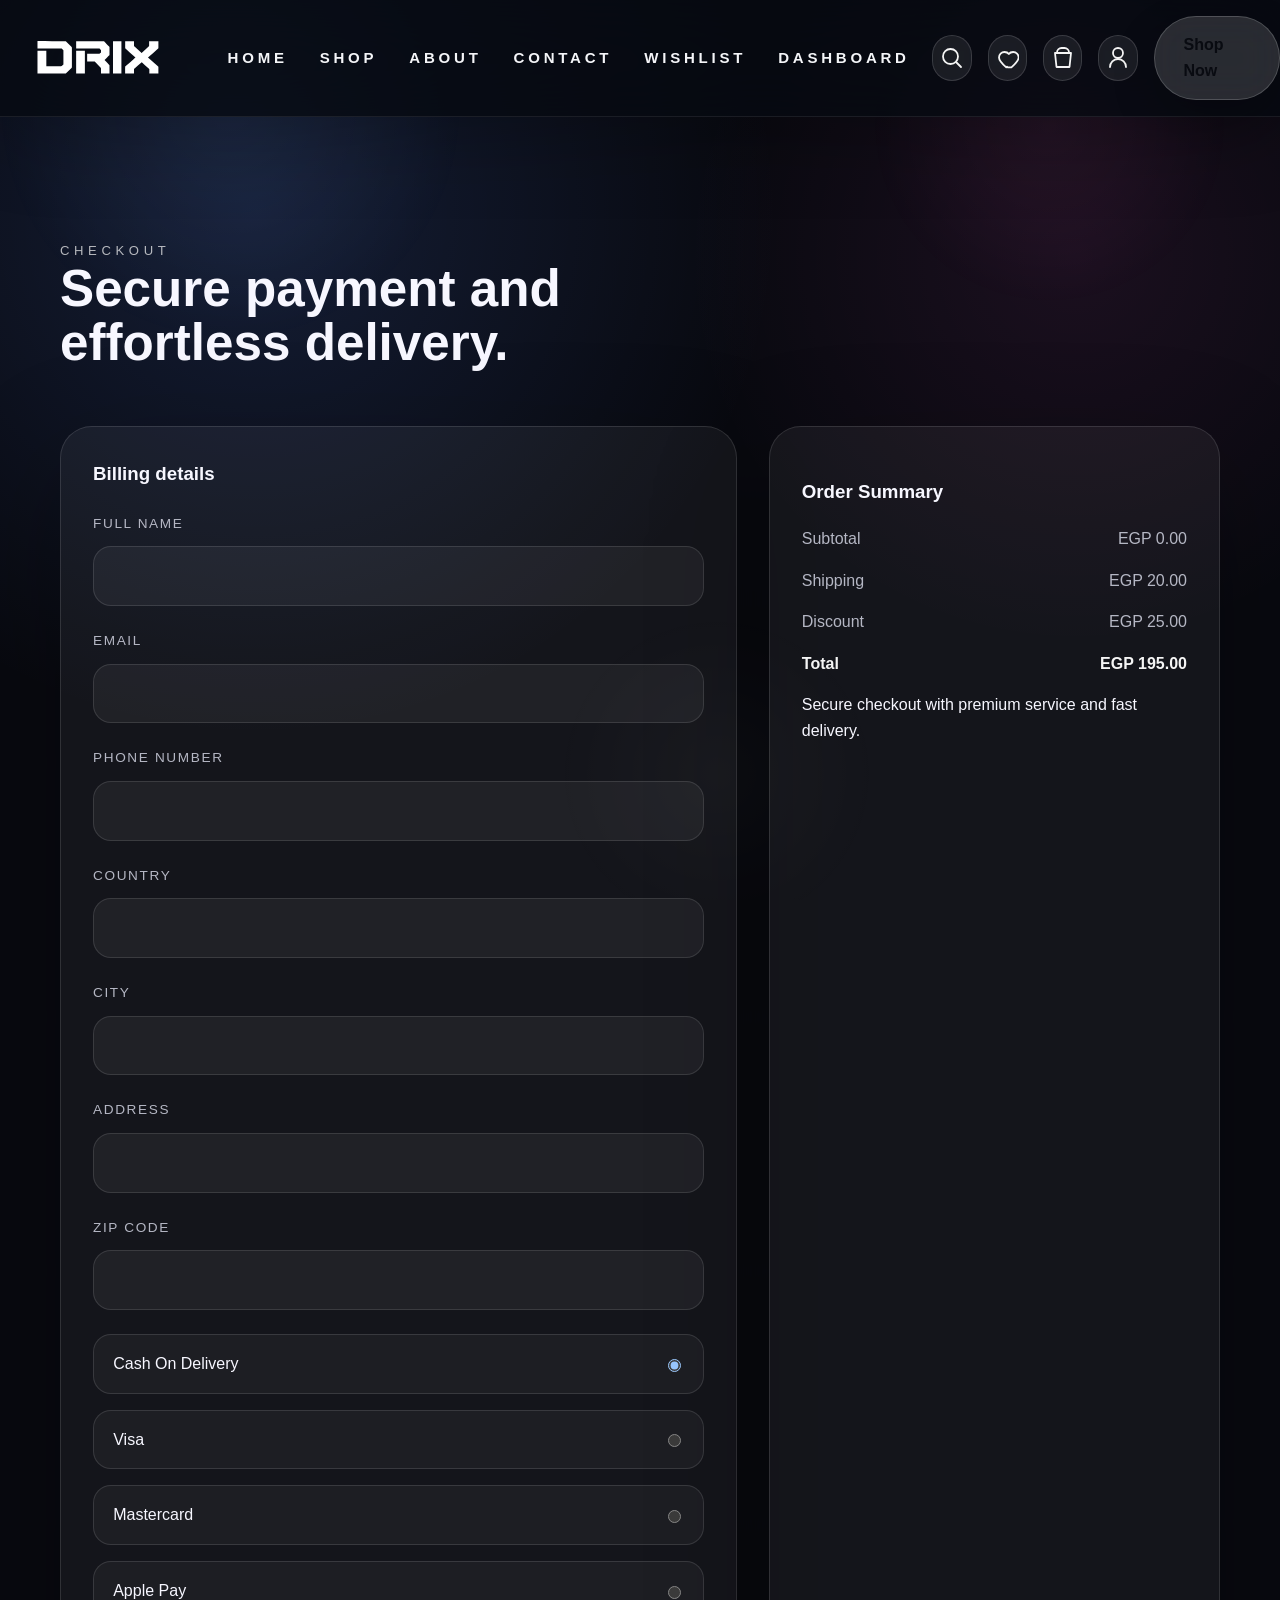
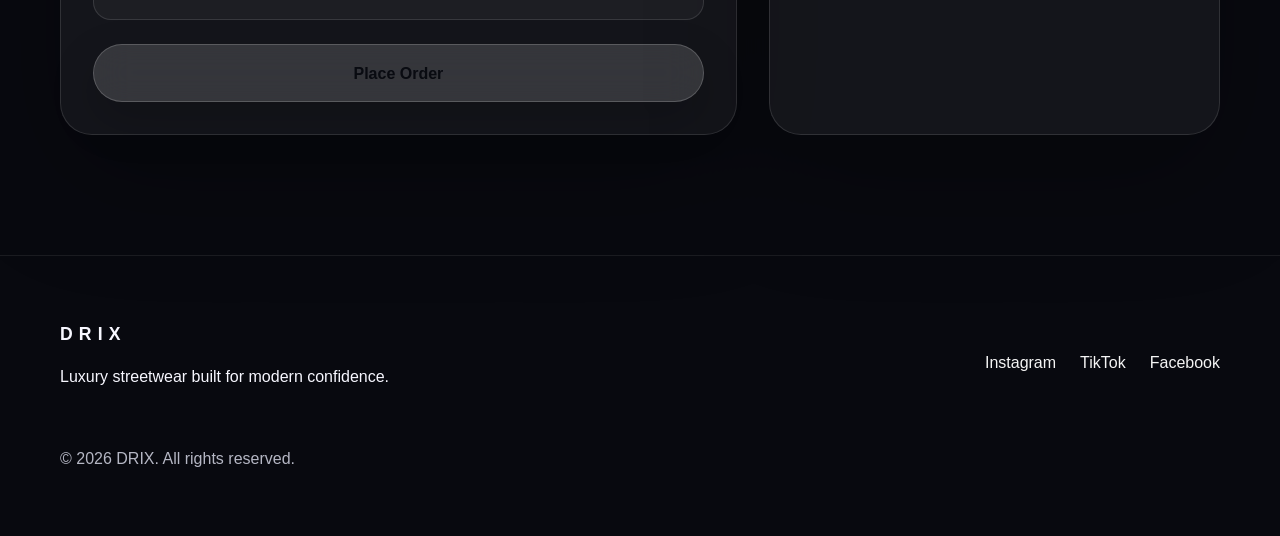
<file: checkout.html>
<!DOCTYPE html>
<html lang="en">
<head>
    <meta charset="UTF-8">
    <meta name="viewport" content="width=device-width, initial-scale=1.0">
    <meta name="description" content="Complete your order with DRIX checkout.">
    <title>Checkout | DRIX</title>
    <link rel="stylesheet" href="css/style.css">
    <link rel="stylesheet" href="css/checkout.css">
</head>
<body>
    <div class="page-shell">
        <header class="site-header">
            <div class="container header-inner">
                <a href="index.html" class="logo" aria-label="DRIX Home">
                    <img src="images/logo-white.svg" alt="DRIX logo" class="site-logo">
                </a>

                <nav class="navbar" aria-label="Primary navigation">
                    <ul class="nav-list">
                        <li><a href="index.html">Home</a></li>
                        <li><a href="shop.html">Shop</a></li>
                        <li><a href="about.html">About</a></li>
                        <li><a href="contact.html">Contact</a></li>
                        <li><a href="wishlist.html">Wishlist</a></li>
                        <li><a href="login.html?redirect=dashboard.html">Dashboard</a></li>
                    </ul>
                </nav>

                <div class="header-actions">
                    <a href="#" class="icon-button" aria-label="Search">
                        <svg width="24" height="24" viewBox="0 0 24 24" fill="none" xmlns="http://www.w3.org/2000/svg">
                            <path d="M10.5 18C14.6421 18 18 14.6421 18 10.5C18 6.35786 14.6421 3 10.5 3C6.35786 3 3 6.35786 3 10.5C3 14.6421 6.35786 18 10.5 18Z" stroke="currentColor" stroke-width="1.8" stroke-linecap="round" stroke-linejoin="round"/>
                            <path d="M16.5 16.5L21 21" stroke="currentColor" stroke-width="1.8" stroke-linecap="round" stroke-linejoin="round"/>
                        </svg>
                    </a>
                    <a href="wishlist.html" class="icon-button" aria-label="Wishlist">
                        <svg width="24" height="24" viewBox="0 0 24 24" fill="none" xmlns="http://www.w3.org/2000/svg">
                            <path d="M12.75 21.35L12 20.65L11.25 21.35C6.92 17.59 4 14.94 4 11.5C4 8.42 6.42 6 9.5 6C11.24 6 12.91 6.81 13.82 8.09C14.73 6.81 16.4 6 18.14 6C21.22 6 23.64 8.42 23.64 11.5C23.64 14.94 20.72 17.59 16.39 21.35Z" stroke="currentColor" stroke-width="1.8" stroke-linecap="round" stroke-linejoin="round"/>
                        </svg>
                    </a>
                    <a href="cart.html" class="icon-button" aria-label="Shopping bag">
                        <svg width="24" height="24" viewBox="0 0 24 24" fill="none" xmlns="http://www.w3.org/2000/svg">
                            <path d="M6 7V6.5C6 4.01472 8.01472 2 10.5 2H13.5C15.9853 2 18 4.01472 18 6.5V7" stroke="currentColor" stroke-width="1.8" stroke-linecap="round" stroke-linejoin="round"/>
                            <path d="M4 7H20L18.5 21H5.5L4 7Z" stroke="currentColor" stroke-width="1.8" stroke-linecap="round" stroke-linejoin="round"/>
                        </svg>
                    </a>
                    <a href="login.html" class="icon-button" aria-label="User account">
                        <svg width="24" height="24" viewBox="0 0 24 24" fill="none" xmlns="http://www.w3.org/2000/svg">
                            <path d="M12 12C14.7614 12 17 9.76142 17 7C17 4.23858 14.7614 2 12 2C9.23858 2 7 4.23858 7 7C7 9.76142 9.23858 12 12 12Z" stroke="currentColor" stroke-width="1.8" stroke-linecap="round" stroke-linejoin="round"/>
                            <path d="M4 21C4 16.5817 7.58172 13 12 13C16.4183 13 20 16.5817 20 21" stroke="currentColor" stroke-width="1.8" stroke-linecap="round" stroke-linejoin="round"/>
                        </svg>
                    </a>
                    <a href="shop.html" class="btn btn-primary cta-button">Shop Now</a>
                </div>

                <button class="menu-toggle" aria-label="Open navigation menu">
                    <span></span>
                    <span></span>
                    <span></span>
                </button>
            </div>
        </header>

        <main class="section">
            <div class="container">
                <div class="section-header animate-on-scroll">
                    <p class="section-label">Checkout</p>
                    <h2>Secure payment and effortless delivery.</h2>
                </div>
                <div class="checkout-grid animate-on-scroll">
                    <form id="checkout-form" class="checkout-form">
                        <h3>Billing details</h3>
                        <div class="field-group">
                            <label for="full-name">Full Name</label>
                            <input type="text" id="full-name" name="full-name" required>
                        </div>
                        <div class="field-group">
                            <label for="email">Email</label>
                            <input type="email" id="email" name="email" required>
                        </div>
                        <div class="field-group">
                            <label for="phone">Phone Number</label>
                            <input type="tel" id="phone" name="phone" required>
                        </div>
                        <div class="field-group">
                            <label for="country">Country</label>
                            <input type="text" id="country" name="country" required>
                        </div>
                        <div class="field-group">
                            <label for="city">City</label>
                            <input type="text" id="city" name="city" required>
                        </div>
                        <div class="field-group">
                            <label for="address">Address</label>
                            <input type="text" id="address" name="address" required>
                        </div>
                        <div class="field-group">
                            <label for="zip">ZIP Code</label>
                            <input type="text" id="zip" name="zip" required>
                        </div>
                        <div class="payment-methods">
                            <label>
                                <span>Cash On Delivery</span>
                                <input type="radio" name="payment" value="cod" checked>
                            </label>
                            <label>
                                <span>Visa</span>
                                <input type="radio" name="payment" value="visa">
                            </label>
                            <label>
                                <span>Mastercard</span>
                                <input type="radio" name="payment" value="mastercard">
                            </label>
                            <label>
                                <span>Apple Pay</span>
                                <input type="radio" name="payment" value="applepay">
                            </label>
                        </div>
                        <button type="submit" class="btn btn-primary">Place Order</button>
                    </form>
                    <aside class="order-summary-card animate-on-scroll">
                        <h3>Order Summary</h3>
                        <div class="order-summary-row"><span>Subtotal</span><span>EGP 0.00</span></div>
                        <div class="order-summary-row"><span>Shipping</span><span>EGP 20.00</span></div>
                        <div class="order-summary-row"><span>Discount</span><span>EGP 25.00</span></div>
                        <div class="order-summary-row total"><span>Total</span><span>EGP 195.00</span></div>
                        <p class="checkout-note">Secure checkout with premium service and fast delivery.</p>
                    </aside>
                </div>
            </div>
        </main>

        <footer class="site-footer">
            <div class="container footer-grid">
                <div>
                    <a href="index.html" class="logo">DRIX</a>
                    <p>Luxury streetwear built for modern confidence.</p>
                </div>
                <div class="footer-links">
                    <a href="#">Instagram</a>
                    <a href="#">TikTok</a>
                    <a href="#">Facebook</a>
                </div>
                <p class="footer-copy">© 2026 DRIX. All rights reserved.</p>
            </div>
        </footer>
        <button class="back-to-top" aria-label="Back to top">↑</button>
    </div>
    <script src="js/site-settings.js"></script>
    <script src="js/main.js"></script>
    <script src="js/checkout.js"></script>
</body>
</html>
</file>
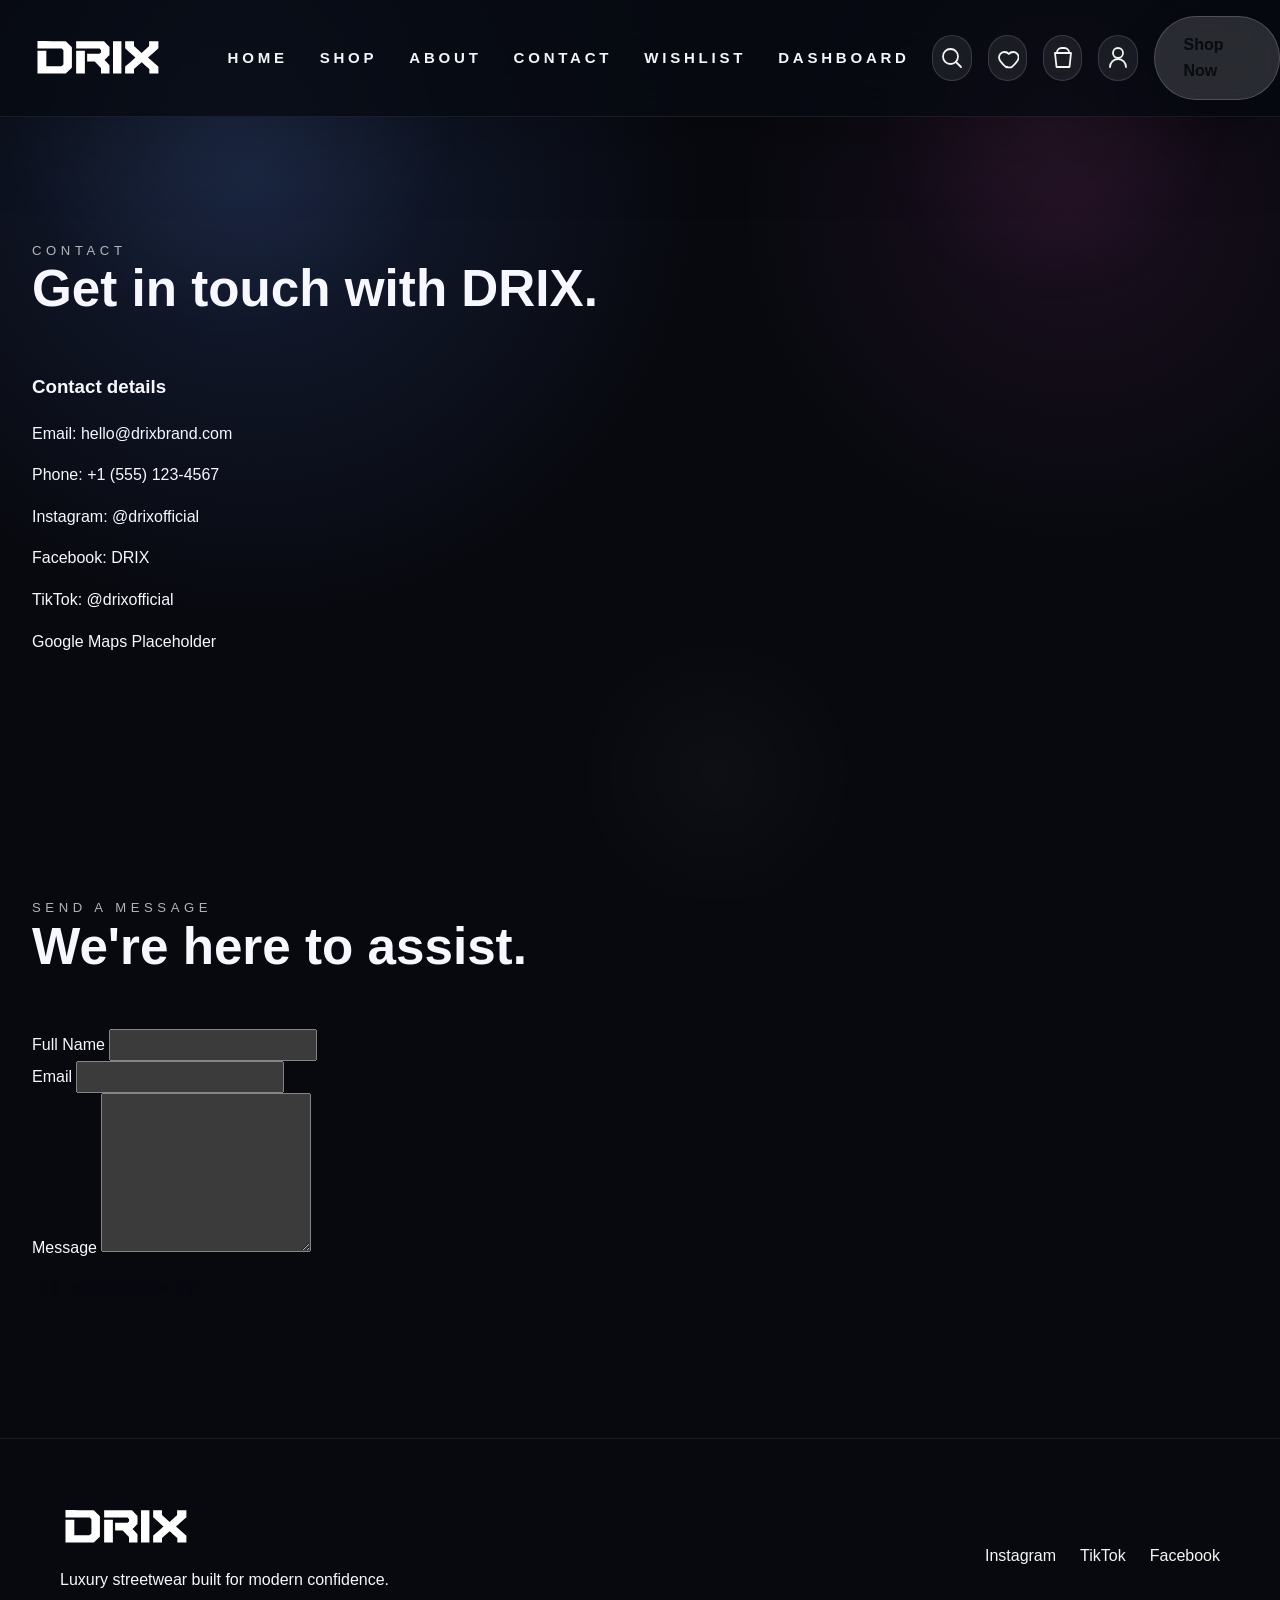
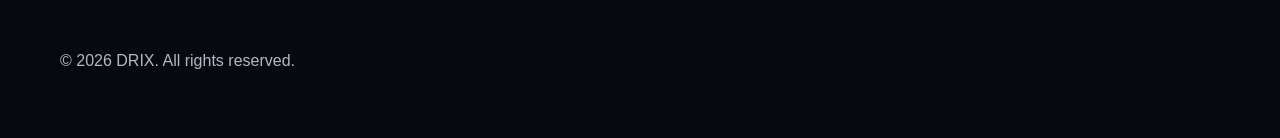
<file: contact.html>
<!DOCTYPE html>
<html lang="en">
<head>
    <meta charset="UTF-8">
    <meta name="viewport" content="width=device-width, initial-scale=1.0">
    <meta name="description" content="Contact DRIX for customer support, press and inquiries.">
    <title>Contact | DRIX</title>
    <link rel="stylesheet" href="css/style.css">
</head>
<body>
    <div class="page-shell">
        <header class="site-header">
            <div class="container header-inner">
                <a href="index.html" class="logo" aria-label="DRIX Home">
                    <img src="images/logo-white.svg" alt="DRIX logo" class="site-logo">
                </a>

                <nav class="navbar" aria-label="Primary navigation">
                    <ul class="nav-list">
                        <li><a href="index.html">Home</a></li>
                        <li><a href="shop.html">Shop</a></li>
                        <li><a href="about.html">About</a></li>
                        <li><a href="contact.html">Contact</a></li>
                        <li><a href="wishlist.html">Wishlist</a></li>
                        <li><a href="login.html?redirect=dashboard.html">Dashboard</a></li>
                    </ul>
                </nav>

                <div class="header-actions">
                    <a href="#" class="icon-button" aria-label="Search">
                        <svg width="24" height="24" viewBox="0 0 24 24" fill="none" xmlns="http://www.w3.org/2000/svg">
                            <path d="M10.5 18C14.6421 18 18 14.6421 18 10.5C18 6.35786 14.6421 3 10.5 3C6.35786 3 3 6.35786 3 10.5C3 14.6421 6.35786 18 10.5 18Z" stroke="currentColor" stroke-width="1.8" stroke-linecap="round" stroke-linejoin="round"/>
                            <path d="M16.5 16.5L21 21" stroke="currentColor" stroke-width="1.8" stroke-linecap="round" stroke-linejoin="round"/>
                        </svg>
                    </a>
                    <a href="wishlist.html" class="icon-button" aria-label="Wishlist">
                        <svg width="24" height="24" viewBox="0 0 24 24" fill="none" xmlns="http://www.w3.org/2000/svg">
                            <path d="M12.75 21.35L12 20.65L11.25 21.35C6.92 17.59 4 14.94 4 11.5C4 8.42 6.42 6 9.5 6C11.24 6 12.91 6.81 13.82 8.09C14.73 6.81 16.4 6 18.14 6C21.22 6 23.64 8.42 23.64 11.5C23.64 14.94 20.72 17.59 16.39 21.35Z" stroke="currentColor" stroke-width="1.8" stroke-linecap="round" stroke-linejoin="round"/>
                        </svg>
                    </a>
                    <a href="cart.html" class="icon-button" aria-label="Shopping bag">
                        <svg width="24" height="24" viewBox="0 0 24 24" fill="none" xmlns="http://www.w3.org/2000/svg">
                            <path d="M6 7V6.5C6 4.01472 8.01472 2 10.5 2H13.5C15.9853 2 18 4.01472 18 6.5V7" stroke="currentColor" stroke-width="1.8" stroke-linecap="round" stroke-linejoin="round"/>
                            <path d="M4 7H20L18.5 21H5.5L4 7Z" stroke="currentColor" stroke-width="1.8" stroke-linecap="round" stroke-linejoin="round"/>
                        </svg>
                    </a>
                    <a href="login.html" class="icon-button" aria-label="User account">
                        <svg width="24" height="24" viewBox="0 0 24 24" fill="none" xmlns="http://www.w3.org/2000/svg">
                            <path d="M12 12C14.7614 12 17 9.76142 17 7C17 4.23858 14.7614 2 12 2C9.23858 2 7 4.23858 7 7C7 9.76142 9.23858 12 12 12Z" stroke="currentColor" stroke-width="1.8" stroke-linecap="round" stroke-linejoin="round"/>
                            <path d="M4 21C4 16.5817 7.58172 13 12 13C16.4183 13 20 16.5817 20 21" stroke="currentColor" stroke-width="1.8" stroke-linecap="round" stroke-linejoin="round"/>
                        </svg>
                    </a>
                    <a href="shop.html" class="btn btn-primary cta-button">Shop Now</a>
                </div>

                <button class="menu-toggle" aria-label="Open navigation menu">
                    <span></span>
                    <span></span>
                    <span></span>
                </button>
            </div>
        </header>

        <main>
            <section class="section container animate-on-scroll">
                <div class="section-header">
                    <p class="section-label">Contact</p>
                    <h2>Get in touch with DRIX.</h2>
                </div>
                <div class="contact-grid">
                    <div class="contact-card">
                        <h3>Contact details</h3>
                        <p>Email: hello@drixbrand.com</p>
                        <p>Phone: +1 (555) 123-4567</p>
                        <p>Instagram: @drixofficial</p>
                        <p>Facebook: DRIX</p>
                        <p>TikTok: @drixofficial</p>
                    </div>
                    <aside class="contact-media">
                        <div class="map-placeholder">Google Maps Placeholder</div>
                    </aside>
                </div>
            </section>

            <section class="section container animate-on-scroll">
                <div class="section-header">
                    <p class="section-label">Send a message</p>
                    <h2>We're here to assist.</h2>
                </div>
                <form id="contact-form" class="checkout-form">
                    <div class="field-group">
                        <label for="contact-name">Full Name</label>
                        <input type="text" id="contact-name" name="name" required>
                    </div>
                    <div class="field-group">
                        <label for="contact-email">Email</label>
                        <input type="email" id="contact-email" name="email" required>
                    </div>
                    <div class="field-group">
                        <label for="contact-message">Message</label>
                        <textarea id="contact-message" name="message" rows="6" required></textarea>
                    </div>
                    <button type="submit" class="btn btn-primary">Send Message</button>
                </form>
            </section>
        </main>

        <footer class="site-footer">
            <div class="container footer-grid">
                <div>
                    <a href="index.html" class="logo">
                    <img src="images/logo-white.svg" alt="DRIX" class="site-logo">
                </a>
                    <p>Luxury streetwear built for modern confidence.</p>
                </div>
                <div class="footer-links">
                    <a href="#">Instagram</a>
                    <a href="#">TikTok</a>
                    <a href="#">Facebook</a>
                </div>
                <p class="footer-copy">© 2026 DRIX. All rights reserved.</p>
            </div>
        </footer>
        <button class="back-to-top" aria-label="Back to top">↑</button>
    </div>
    <script src="js/site-settings.js"></script>
    <script src="js/main.js"></script>
    <script src="js/contact.js"></script>
</body>
</html>
</file>
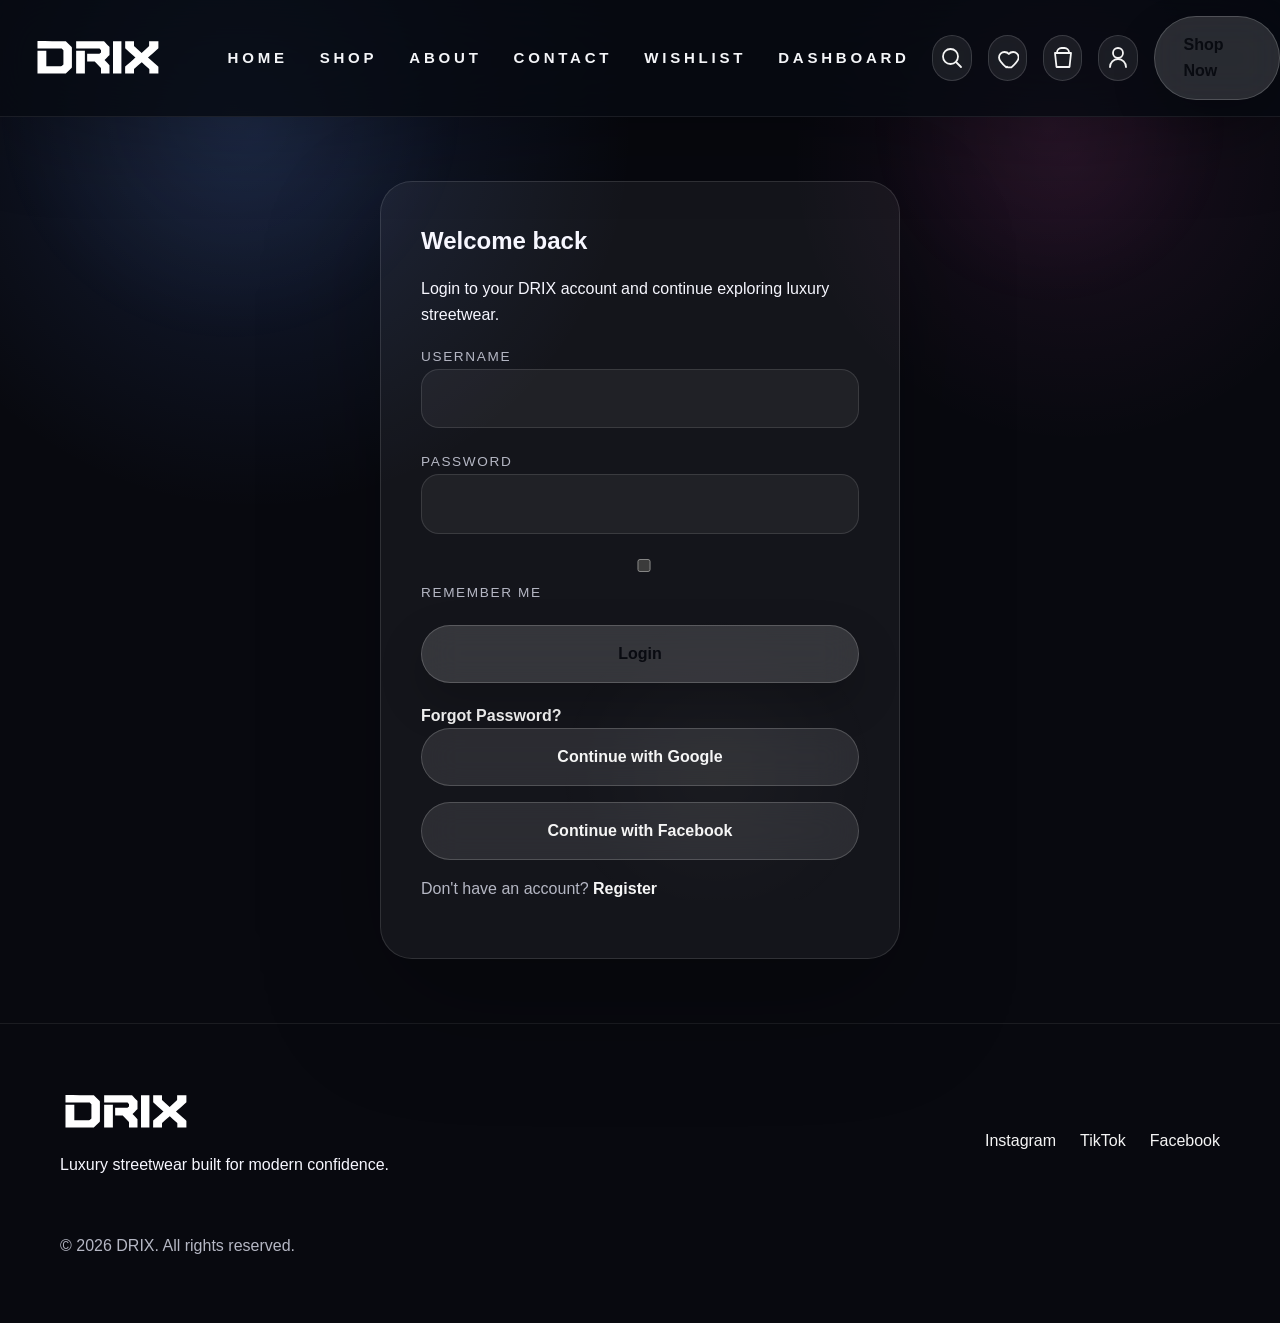
<file: dashboard.html>
<!DOCTYPE html>
<html lang="en">
<head>
    <meta charset="UTF-8">
    <meta name="viewport" content="width=device-width, initial-scale=1.0">
    <title>DRIX | Dashboard</title>
    <link rel="stylesheet" href="css/style.css">
    <link rel="preconnect" href="https://fonts.googleapis.com">
    <link rel="preconnect" href="https://fonts.gstatic.com" crossorigin>
    <link href="https://fonts.googleapis.com/css2?family=Poppins:wght@300;400;500;600;700;800&display=swap" rel="stylesheet">
</head>
<body>
    <div class="page-shell">
        <header class="site-header">
            <div class="container header-inner">
                <a href="index.html" class="logo" aria-label="DRIX Home">
                    <img src="images/logo-white.svg" alt="DRIX logo" class="site-logo">
                </a>
                <nav class="navbar" aria-label="Primary navigation">
                    <ul class="nav-list">
                        <li><a href="index.html">Home</a></li>
                        <li><a href="shop.html">Shop</a></li>
                        <li><a href="about.html">About</a></li>
                        <li><a href="contact.html">Contact</a></li>
                        <li><a href="wishlist.html">Wishlist</a></li>
                        <li><a href="dashboard.html" class="active">Dashboard</a></li>
                    </ul>
                </nav>
                <div class="header-actions">
                    <a href="#" class="icon-button" aria-label="Search">
                        <svg width="24" height="24" viewBox="0 0 24 24" fill="none" xmlns="http://www.w3.org/2000/svg">
                            <path d="M10.5 18C14.6421 18 18 14.6421 18 10.5C18 6.35786 14.6421 3 10.5 3C6.35786 3 3 6.35786 3 10.5C3 14.6421 6.35786 18 10.5 18Z" stroke="currentColor" stroke-width="1.8" stroke-linecap="round" stroke-linejoin="round"/>
                            <path d="M16.5 16.5L21 21" stroke="currentColor" stroke-width="1.8" stroke-linecap="round" stroke-linejoin="round"/>
                        </svg>
                    </a>
                    <a href="wishlist.html" class="icon-button" aria-label="Wishlist">
                        <svg width="24" height="24" viewBox="0 0 24 24" fill="none" xmlns="http://www.w3.org/2000/svg">
                            <path d="M12.75 21.35L12 20.65L11.25 21.35C6.92 17.59 4 14.94 4 11.5C4 8.42 6.42 6 9.5 6C11.24 6 12.91 6.81 13.82 8.09C14.73 6.81 16.4 6 18.14 6C21.22 6 23.64 8.42 23.64 11.5C23.64 14.94 20.72 17.59 16.39 21.35Z" stroke="currentColor" stroke-width="1.8" stroke-linecap="round" stroke-linejoin="round"/>
                        </svg>
                    </a>
                    <a href="cart.html" class="icon-button" aria-label="Shopping bag">
                        <svg width="24" height="24" viewBox="0 0 24 24" fill="none" xmlns="http://www.w3.org/2000/svg">
                            <path d="M6 7V6.5C6 4.01472 8.01472 2 10.5 2H13.5C15.9853 2 18 4.01472 18 6.5V7" stroke="currentColor" stroke-width="1.8" stroke-linecap="round" stroke-linejoin="round"/>
                            <path d="M4 7H20L18.5 21H5.5L4 7Z" stroke="currentColor" stroke-width="1.8" stroke-linecap="round" stroke-linejoin="round"/>
                        </svg>
                    </a>
                    <a href="#" id="logout-button" class="btn btn-secondary">Logout</a>
                    <a href="login.html" class="icon-button" aria-label="User account">
                        <svg width="24" height="24" viewBox="0 0 24 24" fill="none" xmlns="http://www.w3.org/2000/svg">
                            <path d="M12 12C14.7614 12 17 9.76142 17 7C17 4.23858 14.7614 2 12 2C9.23858 2 7 4.23858 7 7C7 9.76142 9.23858 12 12 12Z" stroke="currentColor" stroke-width="1.8" stroke-linecap="round" stroke-linejoin="round"/>
                            <path d="M4 21C4 16.5817 7.58172 13 12 13C16.4183 13 20 16.5817 20 21" stroke="currentColor" stroke-width="1.8" stroke-linecap="round" stroke-linejoin="round"/>
                        </svg>
                    </a>
                </div>
                <button class="menu-toggle" aria-label="Open navigation menu">
                    <span></span>
                    <span></span>
                    <span></span>
                </button>
            </div>
        </header>
        <main>
            <section class="section section-full dashboard-hero">
                <div class="hero-inner container">
                    <div class="hero-copy animate-on-scroll">
                        <span class="eyebrow">DRIX Control</span>
                        <h1>Dashboard for the brand.<br>Monitor performance and orders.</h1>
                        <p>Access your latest sales, top-performing products and customer favorites from a single premium dashboard.</p>
                        <div class="hero-actions">
                            <a href="#overview" class="btn btn-primary">View overview</a>
                            <a href="#orders" class="btn btn-secondary">Recent orders</a>
                        </div>
                    </div>
                    <div class="dashboard-summary animate-on-scroll">
                        <div class="stats-grid">
                            <article class="dashboard-card">
                                <div class="card-head">
                                    <span class="stat-icon">
                                        <svg viewBox="0 0 24 24" fill="none" xmlns="http://www.w3.org/2000/svg">
                                            <path d="M4 18H6V10H4V18Z" fill="currentColor"/>
                                            <path d="M9 18H11V7H9V18Z" fill="currentColor"/>
                                            <path d="M14 18H16V13H14V18Z" fill="currentColor"/>
                                            <path d="M19 18H21V5H19V18Z" fill="currentColor"/>
                                        </svg>
                                    </span>
                                    <h3>Weekly sales</h3>
                                </div>
                                <p class="metric">42</p>
                                <span>New orders this week</span>
                            </article>
                            <article class="dashboard-card">
                                <div class="card-head">
                                    <span class="stat-icon">
                                        <svg viewBox="0 0 24 24" fill="none" xmlns="http://www.w3.org/2000/svg">
                                            <path d="M4 7H20V17H4V7Z" stroke="currentColor" stroke-width="1.8" stroke-linejoin="round"/>
                                            <path d="M4 10H20" stroke="currentColor" stroke-width="1.8" stroke-linecap="round"/>
                                            <path d="M8 13H12" stroke="currentColor" stroke-width="1.8" stroke-linecap="round"/>
                                        </svg>
                                    </span>
                                    <h3>Revenue</h3>
                                </div>
                                <p class="metric">EGP 26.4K</p>
                                <span>Gross revenue earned</span>
                            </article>
                            <article class="dashboard-card">
                                <div class="card-head">
                                    <span class="stat-icon">
                                        <svg viewBox="0 0 24 24" fill="none" xmlns="http://www.w3.org/2000/svg">
                                            <path d="M12 21C12 21 4 14.5 4 9.5C4 6.42 6.42 4 9.5 4C11.24 4 12.91 4.81 13.82 6.09C14.73 4.81 16.4 4 18.14 4C21.22 4 23.64 6.42 23.64 9.5C23.64 14.5 16.5 21 16.5 21H12Z" fill="currentColor"/>
                                        </svg>
                                    </span>
                                    <h3>Favorites</h3>
                                </div>
                                <p class="metric">128</p>
                                <span>Items saved by customers</span>
                            </article>
                        </div>
                    </div>
                </div>
            </section>
            <section class="section container" id="overview">
                <div class="section-header animate-on-scroll">
                    <p class="section-label">Dashboard overview</p>
                    <h2>Performance metrics at a glance.</h2>
                </div>
                <div class="grid cards dashboard-grid animate-on-scroll">
                    <article class="feature-card">
                        <h3>Order summary</h3>
                        <p>Track the latest order volume, fulfillment progress and customer demand for top categories.</p>
                        <div class="feature-actions">
                            <span class="badge new">Live</span>
                            <a href="cart.html" class="text-link">View orders</a>
                        </div>
                    </article>
                    <article class="feature-card">
                        <h3>Top products</h3>
                        <p>Highlight your most popular drops, best sellers and pieces with the highest conversion.</p>
                        <div class="feature-actions">
                            <span class="badge limited">Top</span>
                            <a href="shop.html" class="text-link">Review collection</a>
                        </div>
                    </article>
                    <article class="feature-card">
                        <h3>Customer activity</h3>
                        <p>See wishlist trends, most viewed styles and the pieces customers are saving for later.</p>
                        <div class="feature-actions">
                            <span class="badge sale">New</span>
                            <a href="wishlist.html" class="text-link">Open wishlist</a>
                        </div>
                    </article>
                </div>
            </section>
            <section class="section container" id="image-manager">
                <div class="section-header animate-on-scroll">
                    <p class="section-label">Image manager</p>
                    <h2>Update site images from the dashboard.</h2>
                </div>
                <div class="dashboard-panel animate-on-scroll">
                    <form id="image-settings-form" class="image-settings-form">
                        <input id="dashboard-file-picker" type="file" accept="image/*" style="display:none" />
                        <div class="settings-grid">
                            <div class="setting-card">
                                <h3>Hero image</h3>
                                <label for="hero-image-input">Hero image path</label>
                                <input id="hero-image-input" type="text" placeholder="images/hero.jpg" />
                                <img id="hero-image-preview" class="image-preview" alt="Hero image preview" src="images/hero.jpg" />
                                <div class="image-controls">
                                    <button type="button" class="btn btn-secondary image-upload-button" data-image-target="hero-image-input">Choose file</button>
                                    <button type="button" class="btn btn-secondary image-clear-button" data-image-target="hero-image-input">Delete</button>
                                </div>
                            </div>
                            <div class="setting-card product-settings">
                                <h3>Product image overrides</h3>
                                <div class="product-settings-grid">
                                    <div class="product-setting-row">
                                        <label for="product-image-1">Product 1</label>
                                        <input id="product-image-1" data-dashboard-product-id="1" type="text" placeholder="images/product1.jpg" />
                                        <img id="product-preview-1" class="image-preview" alt="Product 1 preview" src="images/product1.jpg" />
                                        <div class="image-controls">
                                            <button type="button" class="btn btn-secondary image-upload-button" data-image-target="product-image-1">Choose file</button>
                                            <button type="button" class="btn btn-secondary image-clear-button" data-image-target="product-image-1">Delete</button>
                                        </div>
                                    </div>
                                    <div class="product-setting-row">
                                        <label for="product-image-2">Product 2</label>
                                        <input id="product-image-2" data-dashboard-product-id="2" type="text" placeholder="images/product2.jpg" />
                                        <img id="product-preview-2" class="image-preview" alt="Product 2 preview" src="images/product2.jpg" />
                                        <div class="image-controls">
                                            <button type="button" class="btn btn-secondary image-upload-button" data-image-target="product-image-2">Choose file</button>
                                            <button type="button" class="btn btn-secondary image-clear-button" data-image-target="product-image-2">Delete</button>
                                        </div>
                                    </div>
                                    <div class="product-setting-row">
                                        <label for="product-image-3">Product 3</label>
                                        <input id="product-image-3" data-dashboard-product-id="3" type="text" placeholder="images/product3.jpg" />
                                        <img id="product-preview-3" class="image-preview" alt="Product 3 preview" src="images/product3.jpg" />
                                        <div class="image-controls">
                                            <button type="button" class="btn btn-secondary image-upload-button" data-image-target="product-image-3">Choose file</button>
                                            <button type="button" class="btn btn-secondary image-clear-button" data-image-target="product-image-3">Delete</button>
                                        </div>
                                    </div>
                                    <div class="product-setting-row">
                                        <label for="product-image-4">Product 4</label>
                                        <input id="product-image-4" data-dashboard-product-id="4" type="text" placeholder="images/product4.jpg" />
                                        <img id="product-preview-4" class="image-preview" alt="Product 4 preview" src="images/product4.jpg" />
                                        <div class="image-controls">
                                            <button type="button" class="btn btn-secondary image-upload-button" data-image-target="product-image-4">Choose file</button>
                                            <button type="button" class="btn btn-secondary image-clear-button" data-image-target="product-image-4">Delete</button>
                                        </div>
                                    </div>
                                    <div class="product-setting-row">
                                        <label for="product-image-5">Product 5</label>
                                        <input id="product-image-5" data-dashboard-product-id="5" type="text" placeholder="images/product5.jpg" />
                                        <img id="product-preview-5" class="image-preview" alt="Product 5 preview" src="images/product5.jpg" />
                                        <div class="image-controls">
                                            <button type="button" class="btn btn-secondary image-upload-button" data-image-target="product-image-5">Choose file</button>
                                            <button type="button" class="btn btn-secondary image-clear-button" data-image-target="product-image-5">Delete</button>
                                        </div>
                                    </div>
                                    <div class="product-setting-row">
                                        <label for="product-image-6">Product 6</label>
                                        <input id="product-image-6" data-dashboard-product-id="6" type="text" placeholder="images/product6.jpg" />
                                        <img id="product-preview-6" class="image-preview" alt="Product 6 preview" src="images/product6.jpg" />
                                        <div class="image-controls">
                                            <button type="button" class="btn btn-secondary image-upload-button" data-image-target="product-image-6">Choose file</button>
                                            <button type="button" class="btn btn-secondary image-clear-button" data-image-target="product-image-6">Delete</button>
                                        </div>
                                    </div>
                                </div>
                            </div>
                        </div>
                        <div class="settings-actions">
                            <button type="submit" class="btn btn-primary">Save image settings</button>
                            <button type="button" id="reset-image-settings" class="btn btn-secondary">Reset defaults</button>
                        </div>
                    </form>
                </div>
            </section>
            <section class="section container" id="orders">
                <div class="section-header animate-on-scroll">
                    <p class="section-label">Recent orders</p>
                    <h2>Latest customer orders.</h2>
                </div>
                <div class="dashboard-panel animate-on-scroll">
                    <div class="recent-orders">
                        <div class="order-row header-row">
                            <span>Order</span>
                            <span>Status</span>
                            <span>Total</span>
                            <span>Action</span>
                        </div>
                        <div class="order-row">
                            <span>#2458</span>
                            <span class="status shipped">Shipped</span>
                            <span>EGP 215</span>
                            <a href="order.html" class="text-link">Details</a>
                        </div>
                        <div class="order-row">
                            <span>#2449</span>
                            <span class="status processing">Processing</span>
                            <span>EGP 132</span>
                            <a href="order.html" class="text-link">Details</a>
                        </div>
                        <div class="order-row">
                            <span>#2437</span>
                            <span class="status returned">Returned</span>
                            <span>EGP 84</span>
                            <a href="order.html" class="text-link">Details</a>
                        </div>
                    </div>
                </div>
            </section>
        </main>
        <footer class="site-footer container">
            <div class="footer-brand">
                <span class="logo">DRIX</span>
                <p>Luxury streetwear for refined everyday style.</p>
            </div>
            <div class="social-links">
                <a href="https://instagram.com" target="_blank" rel="noreferrer">Instagram</a>
                <a href="https://tiktok.com" target="_blank" rel="noreferrer">TikTok</a>
                <a href="https://facebook.com" target="_blank" rel="noreferrer">Facebook</a>
            </div>
            <p class="footer-note">© 2026 DRIX. All Rights Reserved.</p>
        </footer>
    </div>
    <button class="back-to-top" aria-label="Back to top">↑</button>
    <script src="js/site-settings.js"></script>
    <script src="js/main.js"></script>
    <script src="js/auth.js"></script>
</body>
</html>
</file>
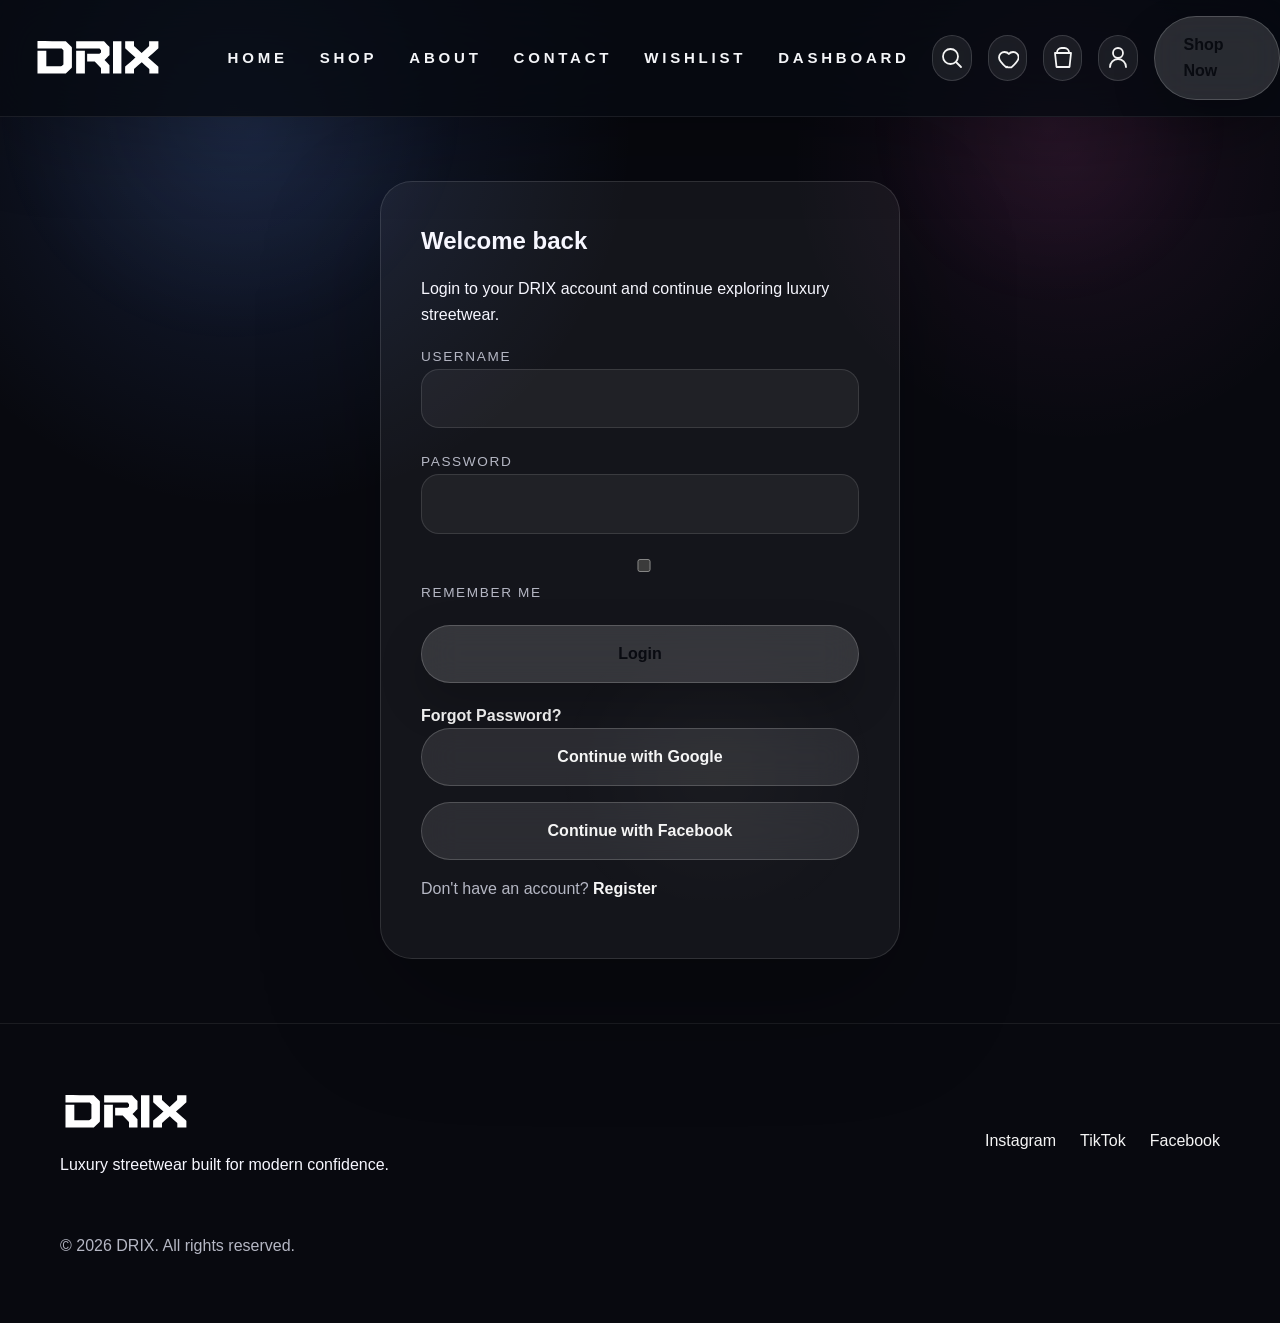
<file: login.html>
<!DOCTYPE html>
<html lang="en">
<head>
    <meta charset="UTF-8">
    <meta name="viewport" content="width=device-width, initial-scale=1.0">
    <meta name="description" content="Login to your DRIX account.">
    <title>Login | DRIX</title>
    <link rel="stylesheet" href="css/style.css">
    <link rel="stylesheet" href="css/auth.css">
</head>
<body>
    <div class="page-shell">
        <header class="site-header">
            <div class="container header-inner">
                <a href="index.html" class="logo" aria-label="DRIX Home">
                    <img src="images/logo-white.svg" alt="DRIX logo" class="site-logo">
                </a>

                <nav class="navbar" aria-label="Primary navigation">
                    <ul class="nav-list">
                        <li><a href="index.html">Home</a></li>
                        <li><a href="shop.html">Shop</a></li>
                        <li><a href="about.html">About</a></li>
                        <li><a href="contact.html">Contact</a></li>
                        <li><a href="wishlist.html">Wishlist</a></li>
                        <li><a href="login.html?redirect=dashboard.html">Dashboard</a></li>
                    </ul>
                </nav>

                <div class="header-actions">
                    <a href="#" class="icon-button" aria-label="Search">
                        <svg width="24" height="24" viewBox="0 0 24 24" fill="none" xmlns="http://www.w3.org/2000/svg">
                            <path d="M10.5 18C14.6421 18 18 14.6421 18 10.5C18 6.35786 14.6421 3 10.5 3C6.35786 3 3 6.35786 3 10.5C3 14.6421 6.35786 18 10.5 18Z" stroke="currentColor" stroke-width="1.8" stroke-linecap="round" stroke-linejoin="round"/>
                            <path d="M16.5 16.5L21 21" stroke="currentColor" stroke-width="1.8" stroke-linecap="round" stroke-linejoin="round"/>
                        </svg>
                    </a>
                    <a href="wishlist.html" class="icon-button" aria-label="Wishlist">
                        <svg width="24" height="24" viewBox="0 0 24 24" fill="none" xmlns="http://www.w3.org/2000/svg">
                            <path d="M12.75 21.35L12 20.65L11.25 21.35C6.92 17.59 4 14.94 4 11.5C4 8.42 6.42 6 9.5 6C11.24 6 12.91 6.81 13.82 8.09C14.73 6.81 16.4 6 18.14 6C21.22 6 23.64 8.42 23.64 11.5C23.64 14.94 20.72 17.59 16.39 21.35Z" stroke="currentColor" stroke-width="1.8" stroke-linecap="round" stroke-linejoin="round"/>
                        </svg>
                    </a>
                    <a href="cart.html" class="icon-button" aria-label="Shopping bag">
                        <svg width="24" height="24" viewBox="0 0 24 24" fill="none" xmlns="http://www.w3.org/2000/svg">
                            <path d="M6 7V6.5C6 4.01472 8.01472 2 10.5 2H13.5C15.9853 2 18 4.01472 18 6.5V7" stroke="currentColor" stroke-width="1.8" stroke-linecap="round" stroke-linejoin="round"/>
                            <path d="M4 7H20L18.5 21H5.5L4 7Z" stroke="currentColor" stroke-width="1.8" stroke-linecap="round" stroke-linejoin="round"/>
                        </svg>
                    </a>
                    <a href="login.html" class="icon-button" aria-label="User account">
                        <svg width="24" height="24" viewBox="0 0 24 24" fill="none" xmlns="http://www.w3.org/2000/svg">
                            <path d="M12 12C14.7614 12 17 9.76142 17 7C17 4.23858 14.7614 2 12 2C9.23858 2 7 4.23858 7 7C7 9.76142 9.23858 12 12 12Z" stroke="currentColor" stroke-width="1.8" stroke-linecap="round" stroke-linejoin="round"/>
                            <path d="M4 21C4 16.5817 7.58172 13 12 13C16.4183 13 20 16.5817 20 21" stroke="currentColor" stroke-width="1.8" stroke-linecap="round" stroke-linejoin="round"/>
                        </svg>
                    </a>
                    <a href="shop.html" class="btn btn-primary cta-button">Shop Now</a>
                </div>

                <button class="menu-toggle" aria-label="Open navigation menu">
                    <span></span>
                    <span></span>
                    <span></span>
                </button>
            </div>
        </header>

        <main class="auth-shell">
            <div class="auth-card animate-on-scroll">
                <h2>Welcome back</h2>
                <p>Login to your DRIX account and continue exploring luxury streetwear.</p>
                <form id="login-form" class="auth-form">
                    <div class="field-group">
                        <label for="login-username">Username</label>
                        <input type="text" id="login-username" name="username" autocomplete="username" required>
                    </div>
                    <div class="field-group">
                        <label for="login-password">Password</label>
                        <input type="password" id="login-password" name="password" autocomplete="current-password" required>
                    </div>
                    <div class="checkbox-field">
                        <input type="checkbox" id="remember-me">
                        <label for="remember-me">Remember Me</label>
                    </div>
                    <button type="submit" class="btn btn-primary">Login</button>
                    <a href="#" class="text-link">Forgot Password?</a>
                </form>
                <div class="auth-actions">
                    <button class="btn btn-secondary">Continue with Google</button>
                    <button class="btn btn-secondary">Continue with Facebook</button>
                </div>
                <p class="auth-footer">Don't have an account? <a href="register.html" class="text-link">Register</a></p>
            </div>
        </main>

        <footer class="site-footer">
            <div class="container footer-grid">
                <div>
                    <a href="index.html" class="logo">
                    <img src="images/logo-white.svg" alt="DRIX" class="site-logo">
                </a>
                    <p>Luxury streetwear built for modern confidence.</p>
                </div>
                <div class="footer-links">
                    <a href="#">Instagram</a>
                    <a href="#">TikTok</a>
                    <a href="#">Facebook</a>
                </div>
                <p class="footer-copy">© 2026 DRIX. All rights reserved.</p>
            </div>
        </footer>
        <button class="back-to-top" aria-label="Back to top">↑</button>
    </div>
    <script src="js/site-settings.js"></script>
    <script src="js/main.js"></script>
    <script src="js/auth.js"></script>
</body>
</html>
</file>
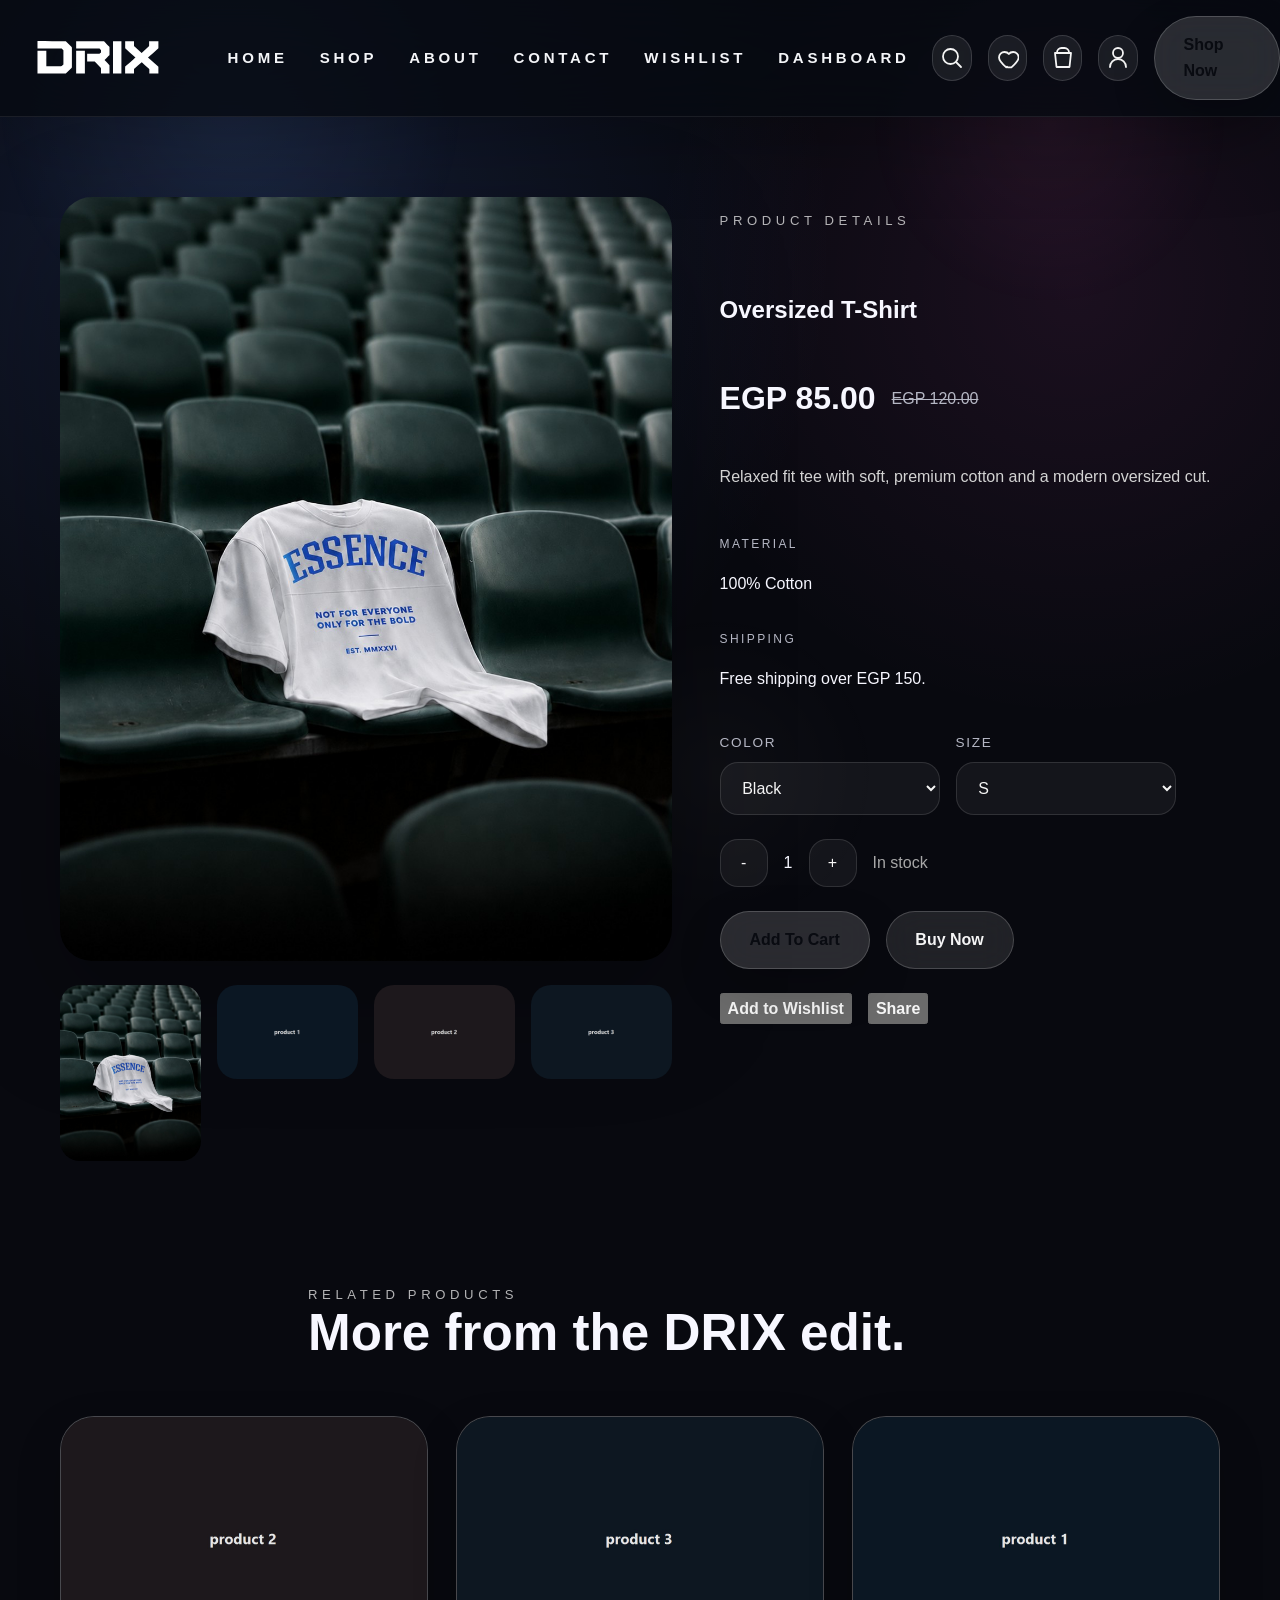
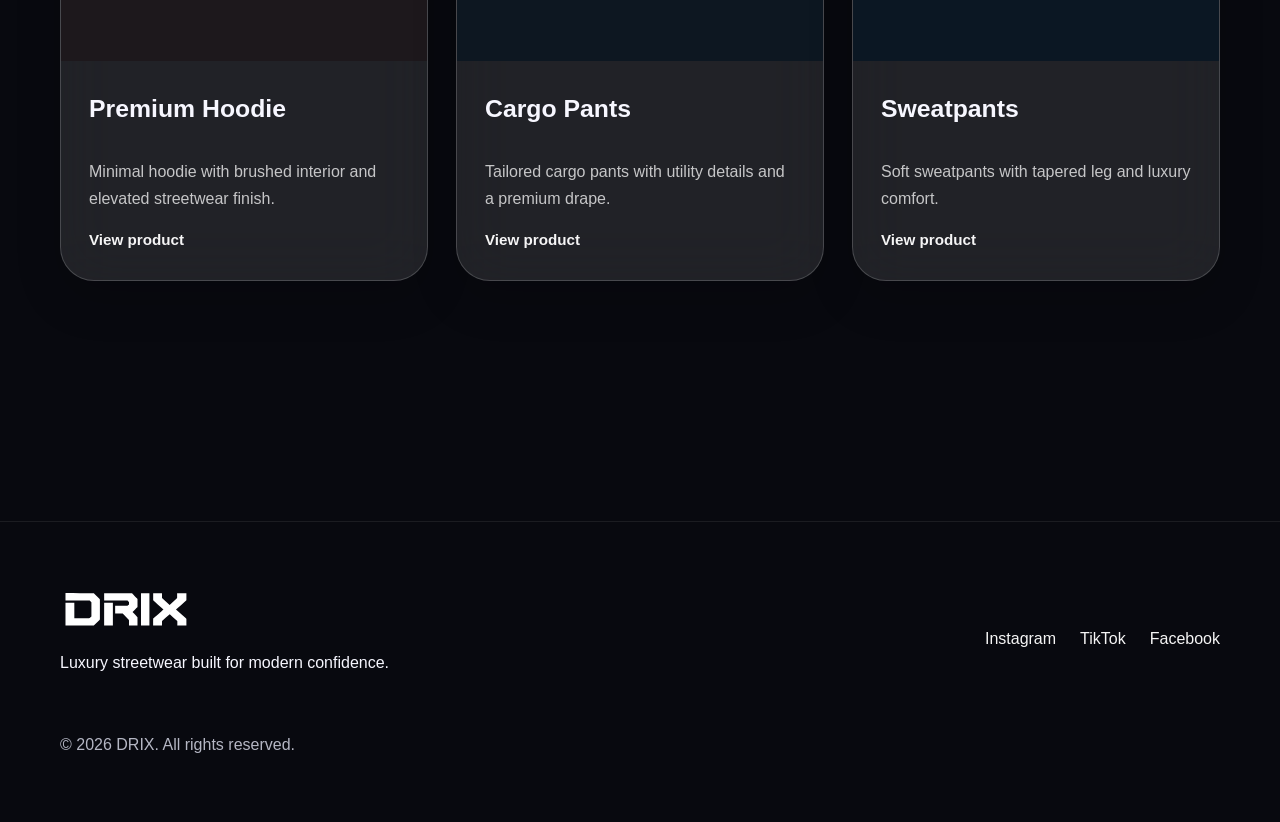
<file: product.html>
<!DOCTYPE html>
<html lang="en">
<head>
    <meta charset="UTF-8">
    <meta name="viewport" content="width=device-width, initial-scale=1.0">
    <meta name="description" content="Explore a DRIX product page with premium details, gallery and purchase options.">
    <title>Product | DRIX</title>
    <link rel="stylesheet" href="css/style.css">
    <link rel="stylesheet" href="css/product.css">
</head>
<body>
    <div class="page-shell">
        <header class="site-header">
            <div class="container header-inner">
                <a href="index.html" class="logo" aria-label="DRIX Home">
                    <img src="images/logo-white.svg" alt="DRIX logo" class="site-logo">
                </a>

                <nav class="navbar" aria-label="Primary navigation">
                    <ul class="nav-list">
                        <li><a href="index.html">Home</a></li>
                        <li><a href="shop.html">Shop</a></li>
                        <li><a href="about.html">About</a></li>
                        <li><a href="contact.html">Contact</a></li>
                        <li><a href="wishlist.html">Wishlist</a></li>
                        <li><a href="login.html?redirect=dashboard.html">Dashboard</a></li>
                    </ul>
                </nav>

                <div class="header-actions">
                    <a href="#" class="icon-button" aria-label="Search">
                        <svg width="24" height="24" viewBox="0 0 24 24" fill="none" xmlns="http://www.w3.org/2000/svg">
                            <path d="M10.5 18C14.6421 18 18 14.6421 18 10.5C18 6.35786 14.6421 3 10.5 3C6.35786 3 3 6.35786 3 10.5C3 14.6421 6.35786 18 10.5 18Z" stroke="currentColor" stroke-width="1.8" stroke-linecap="round" stroke-linejoin="round"/>
                            <path d="M16.5 16.5L21 21" stroke="currentColor" stroke-width="1.8" stroke-linecap="round" stroke-linejoin="round"/>
                        </svg>
                    </a>
                    <a href="wishlist.html" class="icon-button" aria-label="Wishlist">
                        <svg width="24" height="24" viewBox="0 0 24 24" fill="none" xmlns="http://www.w3.org/2000/svg">
                            <path d="M12.75 21.35L12 20.65L11.25 21.35C6.92 17.59 4 14.94 4 11.5C4 8.42 6.42 6 9.5 6C11.24 6 12.91 6.81 13.82 8.09C14.73 6.81 16.4 6 18.14 6C21.22 6 23.64 8.42 23.64 11.5C23.64 14.94 20.72 17.59 16.39 21.35Z" stroke="currentColor" stroke-width="1.8" stroke-linecap="round" stroke-linejoin="round"/>
                        </svg>
                    </a>
                    <a href="cart.html" class="icon-button" aria-label="Shopping bag">
                        <svg width="24" height="24" viewBox="0 0 24 24" fill="none" xmlns="http://www.w3.org/2000/svg">
                            <path d="M6 7V6.5C6 4.01472 8.01472 2 10.5 2H13.5C15.9853 2 18 4.01472 18 6.5V7" stroke="currentColor" stroke-width="1.8" stroke-linecap="round" stroke-linejoin="round"/>
                            <path d="M4 7H20L18.5 21H5.5L4 7Z" stroke="currentColor" stroke-width="1.8" stroke-linecap="round" stroke-linejoin="round"/>
                        </svg>
                    </a>
                    <a href="login.html" class="icon-button" aria-label="User account">
                        <svg width="24" height="24" viewBox="0 0 24 24" fill="none" xmlns="http://www.w3.org/2000/svg">
                            <path d="M12 12C14.7614 12 17 9.76142 17 7C17 4.23858 14.7614 2 12 2C9.23858 2 7 4.23858 7 7C7 9.76142 9.23858 12 12 12Z" stroke="currentColor" stroke-width="1.8" stroke-linecap="round" stroke-linejoin="round"/>
                            <path d="M4 21C4 16.5817 7.58172 13 12 13C16.4183 13 20 16.5817 20 21" stroke="currentColor" stroke-width="1.8" stroke-linecap="round" stroke-linejoin="round"/>
                        </svg>
                    </a>
                    <a href="shop.html" class="btn btn-primary cta-button">Shop Now</a>
                </div>

                <button class="menu-toggle" aria-label="Open navigation menu">
                    <span></span>
                    <span></span>
                    <span></span>
                </button>
            </div>
        </header>

        <main class="section product-page">
            <div class="container product-grid animate-on-scroll">
                <section class="product-gallery">
                    <div class="gallery-main">
                        <img id="product-main-image" src="images/product1.jpg" alt="Product image">
                    </div>
                    <div class="gallery-thumbnails" id="product-thumbnails"></div>
                </section>
                <section class="product-details">
                    <p class="section-label">Product details</p>
                    <h1 id="product-name">Product Name</h1>
                    <div class="price-row">
                        <span class="product-price" id="product-price">EGP 0.00</span>
                        <span class="product-old-price" id="product-old-price">EGP 0.00</span>
                    </div>
                    <p class="product-description" id="product-description">Premium product details will appear here.</p>
                    <div class="product-meta-row">
                        <div>
                            <span class="meta-label">Material</span>
                            <p id="product-material">Premium Cotton</p>
                        </div>
                        <div>
                            <span class="meta-label">Shipping</span>
                            <p id="product-shipping">Free shipping over EGP 150.</p>
                        </div>
                    </div>
                    <div class="selectors">
                        <div class="selector-group">
                            <label for="product-color">Color</label>
                            <select id="product-color"></select>
                        </div>
                        <div class="selector-group">
                            <label for="product-size">Size</label>
                            <select id="product-size"></select>
                        </div>
                    </div>
                    <div class="quantity-row">
                        <button id="quantity-decrease">-</button>
                        <span id="product-quantity">1</span>
                        <button id="quantity-increase">+</button>
                        <span class="stock-label" id="product-stock">In stock</span>
                    </div>
                    <div class="product-actions">
                        <button class="btn btn-primary" id="add-to-cart">Add To Cart</button>
                        <button class="btn btn-secondary" id="buy-now">Buy Now</button>
                    </div>
                    <div class="product-links">
                        <button class="text-link" id="add-to-wishlist">Add to Wishlist</button>
                        <button class="text-link" id="share-product">Share</button>
                    </div>
                </section>
            </div>

            <section class="section related-products">
                <div class="container section-header">
                    <p class="section-label">Related products</p>
                    <h2>More from the DRIX edit.</h2>
                </div>
                <div class="container cards-grid" id="related-products"></div>
            </section>
        </main>

        <footer class="site-footer">
            <div class="container footer-grid">
                <div>
                    <a href="index.html" class="logo">
                    <img src="images/logo-white.svg" alt="DRIX" class="site-logo">
                </a>
                    <p>Luxury streetwear built for modern confidence.</p>
                </div>
                <div class="footer-links">
                    <a href="#">Instagram</a>
                    <a href="#">TikTok</a>
                    <a href="#">Facebook</a>
                </div>
                <p class="footer-copy">© 2026 DRIX. All rights reserved.</p>
            </div>
        </footer>
        <button class="back-to-top" aria-label="Back to top">↑</button>
    </div>
    <script src="js/products.js"></script>
    <script src="js/site-settings.js"></script>
    <script src="js/main.js"></script>
    <script src="js/product.js"></script>
</body>
</html>
</file>
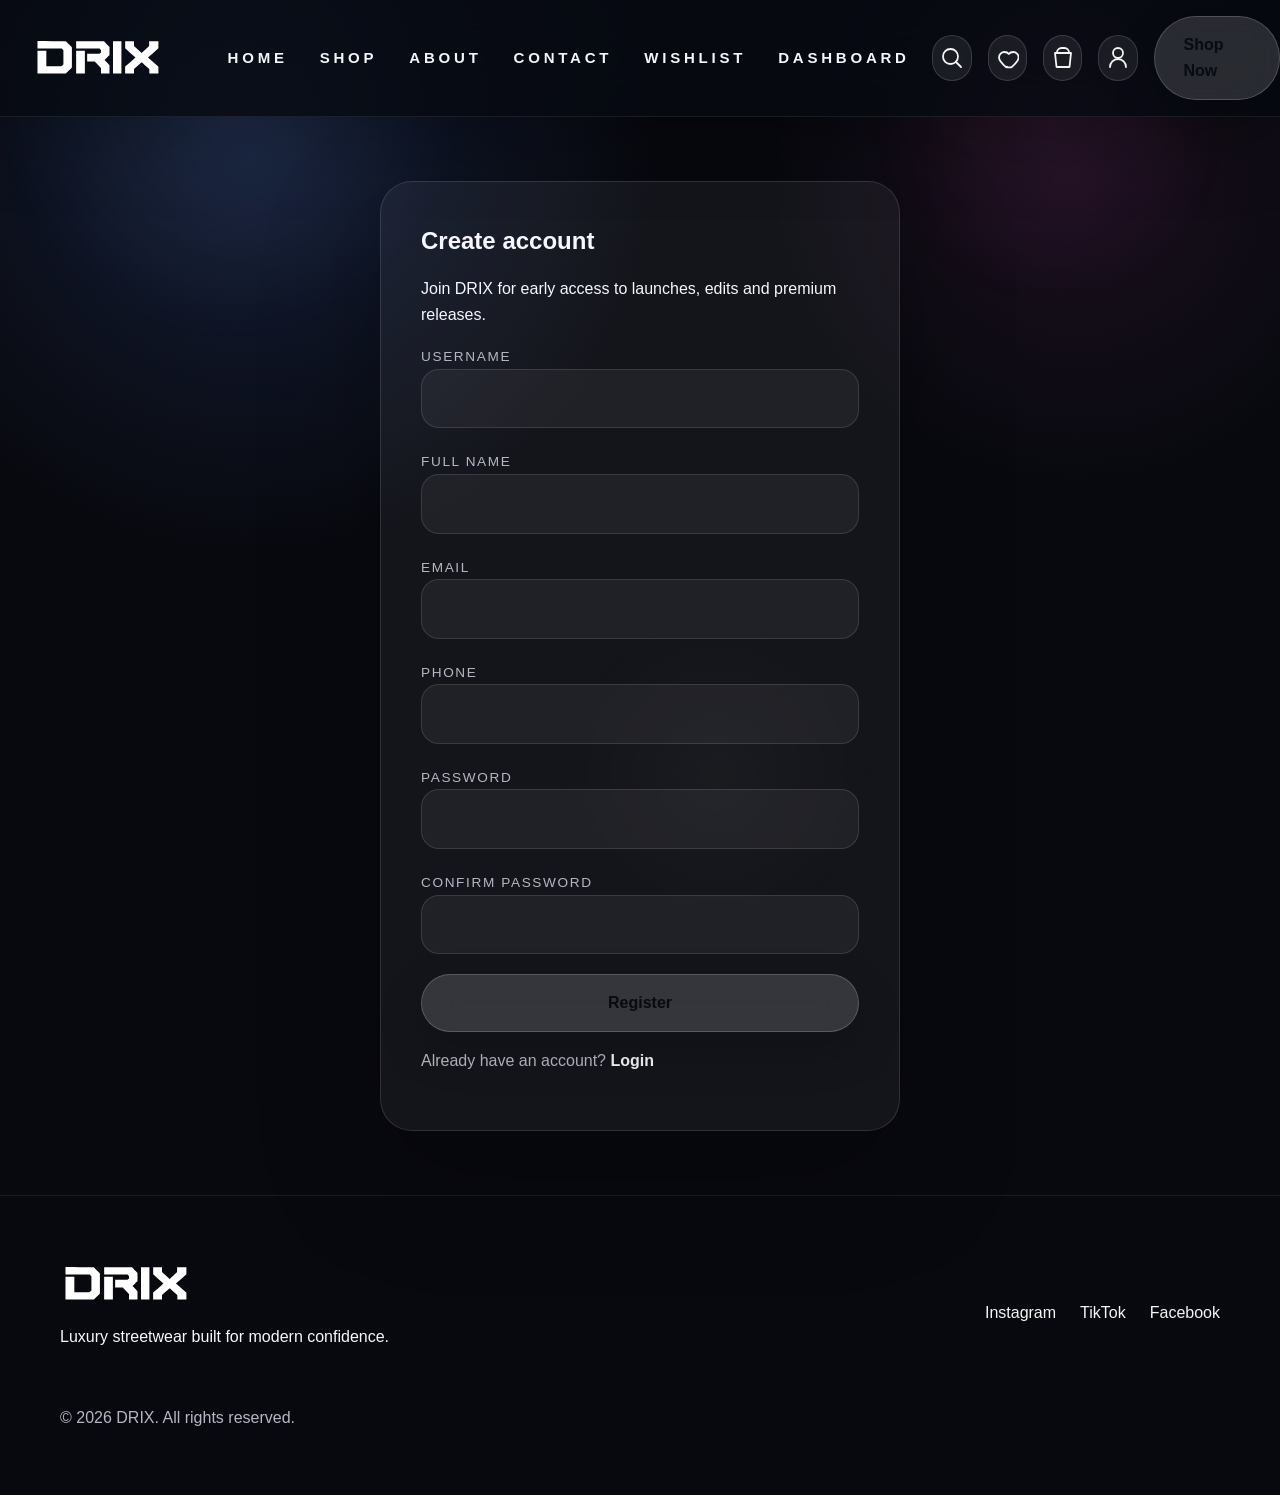
<file: register.html>
<!DOCTYPE html>
<html lang="en">
<head>
    <meta charset="UTF-8">
    <meta name="viewport" content="width=device-width, initial-scale=1.0">
    <meta name="description" content="Create a new DRIX account.">
    <title>Register | DRIX</title>
    <link rel="stylesheet" href="css/style.css">
    <link rel="stylesheet" href="css/auth.css">
</head>
<body>
    <div class="page-shell">
        <header class="site-header">
            <div class="container header-inner">
                <a href="index.html" class="logo" aria-label="DRIX Home">
                    <img src="images/logo-white.svg" alt="DRIX logo" class="site-logo">
                </a>

                <nav class="navbar" aria-label="Primary navigation">
                    <ul class="nav-list">
                        <li><a href="index.html">Home</a></li>
                        <li><a href="shop.html">Shop</a></li>
                        <li><a href="about.html">About</a></li>
                        <li><a href="contact.html">Contact</a></li>
                        <li><a href="wishlist.html">Wishlist</a></li>
                        <li><a href="login.html?redirect=dashboard.html">Dashboard</a></li>
                    </ul>
                </nav>

                <div class="header-actions">
                    <a href="#" class="icon-button" aria-label="Search">
                        <svg width="24" height="24" viewBox="0 0 24 24" fill="none" xmlns="http://www.w3.org/2000/svg">
                            <path d="M10.5 18C14.6421 18 18 14.6421 18 10.5C18 6.35786 14.6421 3 10.5 3C6.35786 3 3 6.35786 3 10.5C3 14.6421 6.35786 18 10.5 18Z" stroke="currentColor" stroke-width="1.8" stroke-linecap="round" stroke-linejoin="round"/>
                            <path d="M16.5 16.5L21 21" stroke="currentColor" stroke-width="1.8" stroke-linecap="round" stroke-linejoin="round"/>
                        </svg>
                    </a>
                    <a href="wishlist.html" class="icon-button" aria-label="Wishlist">
                        <svg width="24" height="24" viewBox="0 0 24 24" fill="none" xmlns="http://www.w3.org/2000/svg">
                            <path d="M12.75 21.35L12 20.65L11.25 21.35C6.92 17.59 4 14.94 4 11.5C4 8.42 6.42 6 9.5 6C11.24 6 12.91 6.81 13.82 8.09C14.73 6.81 16.4 6 18.14 6C21.22 6 23.64 8.42 23.64 11.5C23.64 14.94 20.72 17.59 16.39 21.35Z" stroke="currentColor" stroke-width="1.8" stroke-linecap="round" stroke-linejoin="round"/>
                        </svg>
                    </a>
                    <a href="cart.html" class="icon-button" aria-label="Shopping bag">
                        <svg width="24" height="24" viewBox="0 0 24 24" fill="none" xmlns="http://www.w3.org/2000/svg">
                            <path d="M6 7V6.5C6 4.01472 8.01472 2 10.5 2H13.5C15.9853 2 18 4.01472 18 6.5V7" stroke="currentColor" stroke-width="1.8" stroke-linecap="round" stroke-linejoin="round"/>
                            <path d="M4 7H20L18.5 21H5.5L4 7Z" stroke="currentColor" stroke-width="1.8" stroke-linecap="round" stroke-linejoin="round"/>
                        </svg>
                    </a>
                    <a href="login.html" class="icon-button" aria-label="User account">
                        <svg width="24" height="24" viewBox="0 0 24 24" fill="none" xmlns="http://www.w3.org/2000/svg">
                            <path d="M12 12C14.7614 12 17 9.76142 17 7C17 4.23858 14.7614 2 12 2C9.23858 2 7 4.23858 7 7C7 9.76142 9.23858 12 12 12Z" stroke="currentColor" stroke-width="1.8" stroke-linecap="round" stroke-linejoin="round"/>
                            <path d="M4 21C4 16.5817 7.58172 13 12 13C16.4183 13 20 16.5817 20 21" stroke="currentColor" stroke-width="1.8" stroke-linecap="round" stroke-linejoin="round"/>
                        </svg>
                    </a>
                    <a href="shop.html" class="btn btn-primary cta-button">Shop Now</a>
                </div>

                <button class="menu-toggle" aria-label="Open navigation menu">
                    <span></span>
                    <span></span>
                    <span></span>
                </button>
            </div>
        </header>

        <main class="auth-shell">
            <div class="auth-card animate-on-scroll">
                <h2>Create account</h2>
                <p>Join DRIX for early access to launches, edits and premium releases.</p>
                <form id="register-form" class="auth-form">
                    <div class="field-group">
                        <label for="register-username">Username</label>
                        <input type="text" id="register-username" name="username" required>
                    </div>
                    <div class="field-group">
                        <label for="register-name">Full Name</label>
                        <input type="text" id="register-name" name="full-name" required>
                    </div>
                    <div class="field-group">
                        <label for="register-email">Email</label>
                        <input type="email" id="register-email" name="email" required>
                    </div>
                    <div class="field-group">
                        <label for="register-phone">Phone</label>
                        <input type="tel" id="register-phone" name="phone" required>
                    </div>
                    <div class="field-group">
                        <label for="register-password">Password</label>
                        <input type="password" id="register-password" name="password" required>
                    </div>
                    <div class="field-group">
                        <label for="register-confirm">Confirm Password</label>
                        <input type="password" id="register-confirm" name="confirm-password" required>
                    </div>
                    <button type="submit" class="btn btn-primary">Register</button>
                </form>
                <p class="auth-footer">Already have an account? <a href="login.html" class="text-link">Login</a></p>
            </div>
        </main>

        <footer class="site-footer">
            <div class="container footer-grid">
                <div>
                    <a href="index.html" class="logo">
                    <img src="images/logo-white.svg" alt="DRIX" class="site-logo">
                </a>
                    <p>Luxury streetwear built for modern confidence.</p>
                </div>
                <div class="footer-links">
                    <a href="#">Instagram</a>
                    <a href="#">TikTok</a>
                    <a href="#">Facebook</a>
                </div>
                <p class="footer-copy">© 2026 DRIX. All rights reserved.</p>
            </div>
        </footer>
        <button class="back-to-top" aria-label="Back to top">↑</button>
    </div>
    <script src="js/site-settings.js"></script>
    <script src="js/main.js"></script>
    <script src="js/auth.js"></script>
</body>
</html>
</file>
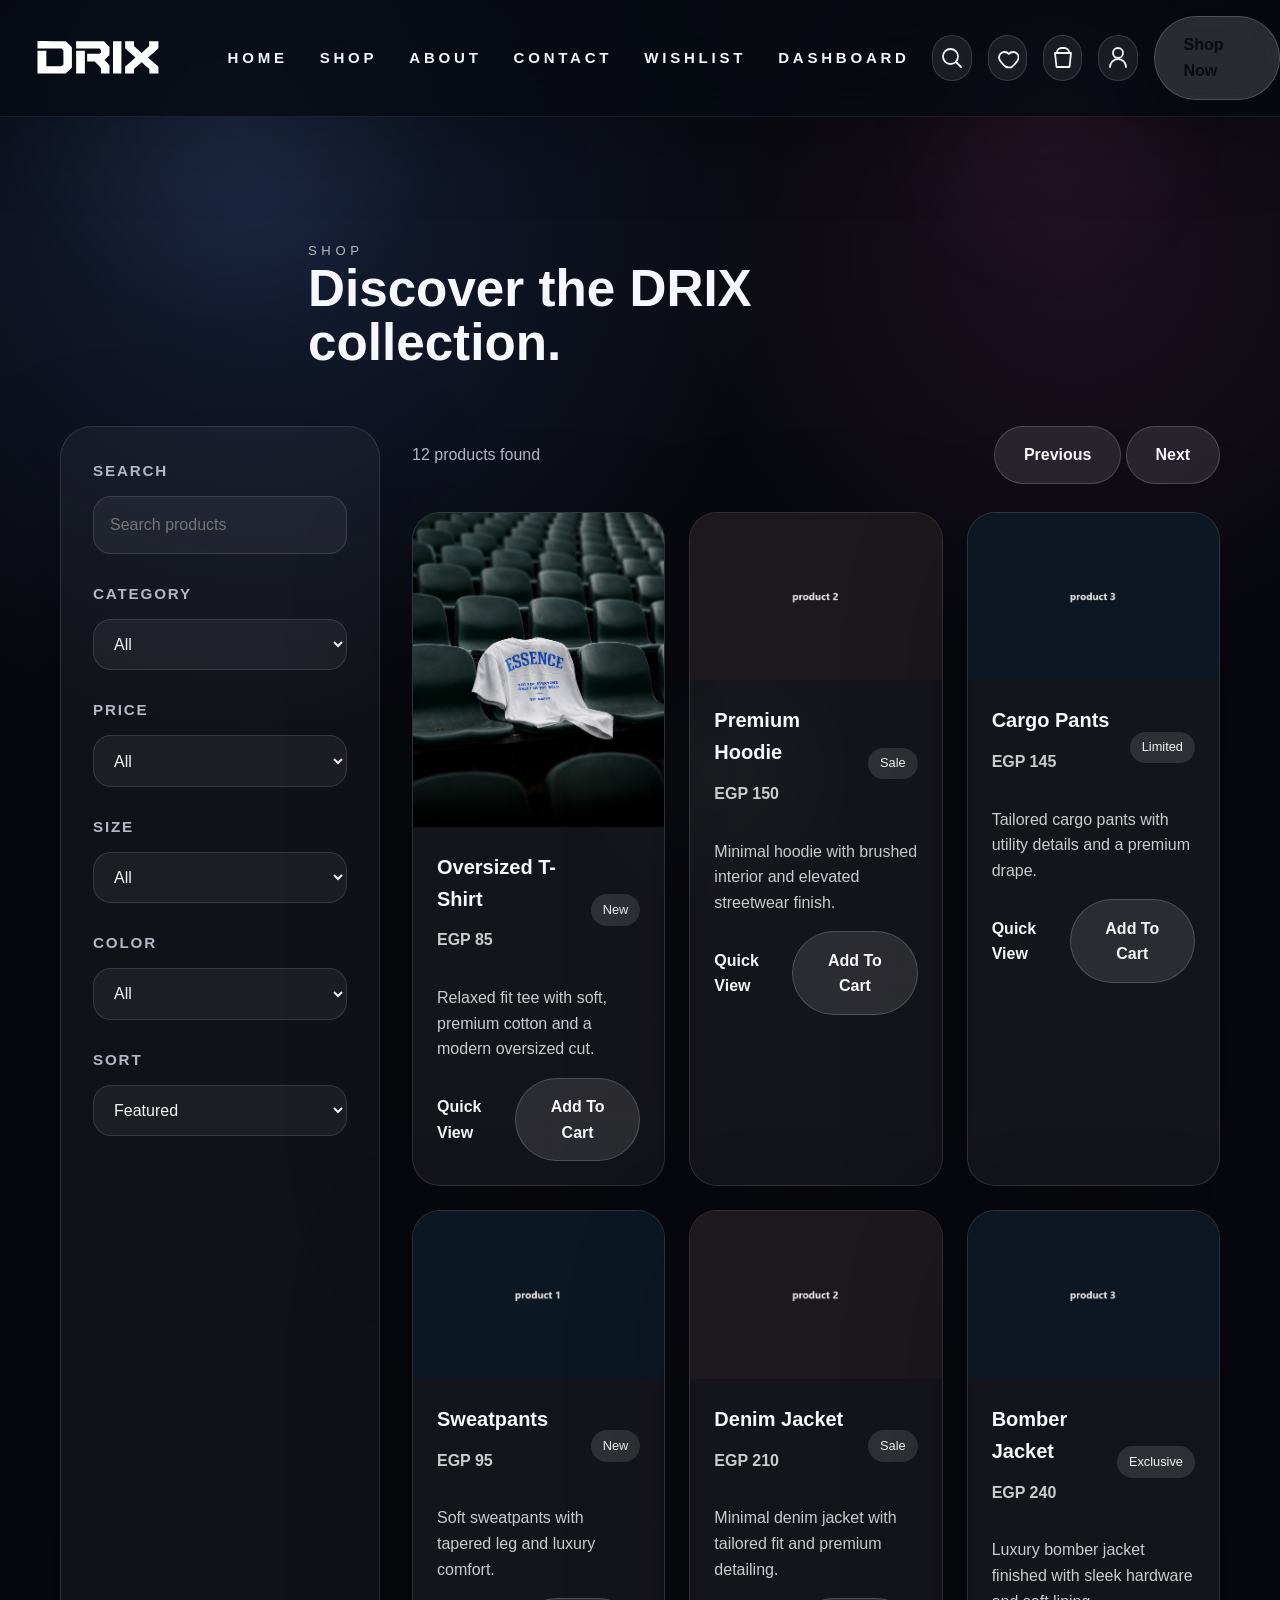
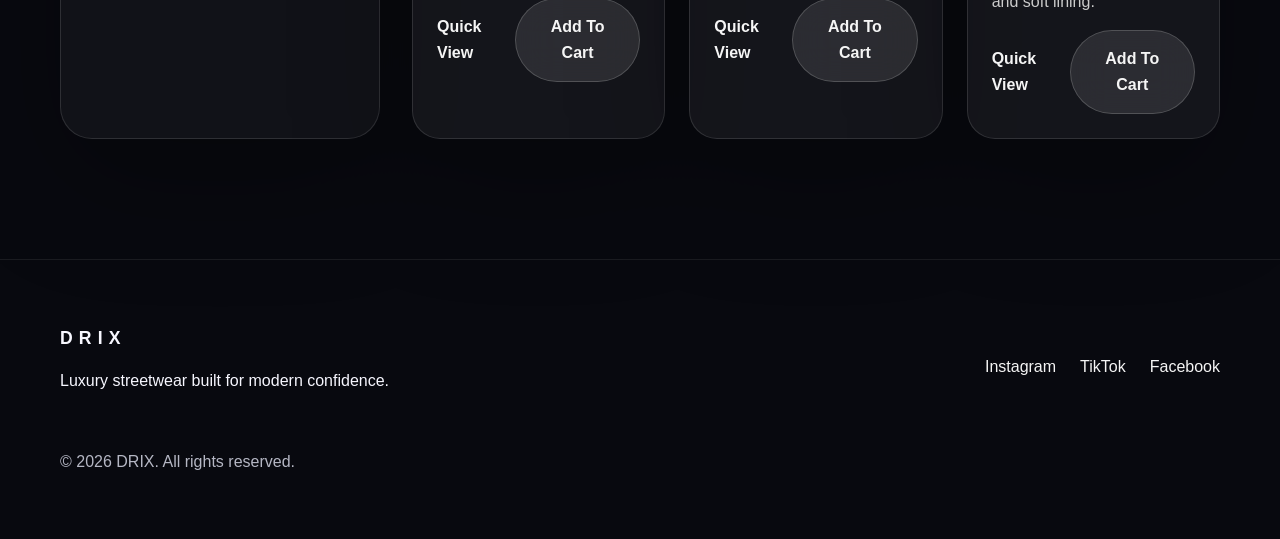
<file: shop.html>
<!DOCTYPE html>
<html lang="en">
<head>
    <meta charset="UTF-8">
    <meta name="viewport" content="width=device-width, initial-scale=1.0">
    <meta name="description" content="Browse the DRIX luxury streetwear collection and discover premium fashion essentials.">
    <title>Shop | DRIX</title>
    <link rel="stylesheet" href="css/style.css">
    <link rel="stylesheet" href="css/shop.css">
</head>
<body>
    <div class="page-shell">
        <header class="site-header">
            <div class="container header-inner">
                <a href="index.html" class="logo" aria-label="DRIX Home">
                    <img src="images/logo-white.svg" alt="DRIX logo" class="site-logo">
                </a>

                <nav class="navbar" aria-label="Primary navigation">
                    <ul class="nav-list">
                        <li><a href="index.html">Home</a></li>
                        <li><a href="shop.html">Shop</a></li>
                        <li><a href="about.html">About</a></li>
                        <li><a href="contact.html">Contact</a></li>
                        <li><a href="wishlist.html">Wishlist</a></li>
                        <li><a href="login.html?redirect=dashboard.html">Dashboard</a></li>
                    </ul>
                </nav>

                <div class="header-actions">
                    <a href="#" class="icon-button" aria-label="Search">
                        <svg width="24" height="24" viewBox="0 0 24 24" fill="none" xmlns="http://www.w3.org/2000/svg">
                            <path d="M10.5 18C14.6421 18 18 14.6421 18 10.5C18 6.35786 14.6421 3 10.5 3C6.35786 3 3 6.35786 3 10.5C3 14.6421 6.35786 18 10.5 18Z" stroke="currentColor" stroke-width="1.8" stroke-linecap="round" stroke-linejoin="round"/>
                            <path d="M16.5 16.5L21 21" stroke="currentColor" stroke-width="1.8" stroke-linecap="round" stroke-linejoin="round"/>
                        </svg>
                    </a>
                    <a href="wishlist.html" class="icon-button" aria-label="Wishlist">
                        <svg width="24" height="24" viewBox="0 0 24 24" fill="none" xmlns="http://www.w3.org/2000/svg">
                            <path d="M12.75 21.35L12 20.65L11.25 21.35C6.92 17.59 4 14.94 4 11.5C4 8.42 6.42 6 9.5 6C11.24 6 12.91 6.81 13.82 8.09C14.73 6.81 16.4 6 18.14 6C21.22 6 23.64 8.42 23.64 11.5C23.64 14.94 20.72 17.59 16.39 21.35Z" stroke="currentColor" stroke-width="1.8" stroke-linecap="round" stroke-linejoin="round"/>
                        </svg>
                    </a>
                    <a href="cart.html" class="icon-button" aria-label="Shopping bag">
                        <svg width="24" height="24" viewBox="0 0 24 24" fill="none" xmlns="http://www.w3.org/2000/svg">
                            <path d="M6 7V6.5C6 4.01472 8.01472 2 10.5 2H13.5C15.9853 2 18 4.01472 18 6.5V7" stroke="currentColor" stroke-width="1.8" stroke-linecap="round" stroke-linejoin="round"/>
                            <path d="M4 7H20L18.5 21H5.5L4 7Z" stroke="currentColor" stroke-width="1.8" stroke-linecap="round" stroke-linejoin="round"/>
                        </svg>
                    </a>
                    <a href="login.html" class="icon-button" aria-label="User account">
                        <svg width="24" height="24" viewBox="0 0 24 24" fill="none" xmlns="http://www.w3.org/2000/svg">
                            <path d="M12 12C14.7614 12 17 9.76142 17 7C17 4.23858 14.7614 2 12 2C9.23858 2 7 4.23858 7 7C7 9.76142 9.23858 12 12 12Z" stroke="currentColor" stroke-width="1.8" stroke-linecap="round" stroke-linejoin="round"/>
                            <path d="M4 21C4 16.5817 7.58172 13 12 13C16.4183 13 20 16.5817 20 21" stroke="currentColor" stroke-width="1.8" stroke-linecap="round" stroke-linejoin="round"/>
                        </svg>
                    </a>
                    <a href="shop.html" class="btn btn-primary cta-button">Shop Now</a>
                </div>

                <button class="menu-toggle" aria-label="Open navigation menu">
                    <span></span>
                    <span></span>
                    <span></span>
                </button>
            </div>
        </header>

        <main>
            <section class="section">
                <div class="container section-header">
                    <p class="section-label">Shop</p>
                    <h2>Discover the DRIX collection.</h2>
                </div>
                <div class="container shop-layout">
                    <aside class="filter-panel animate-on-scroll">
                        <div class="filter-group">
                            <h3>Search</h3>
                            <input type="search" id="search-input" placeholder="Search products">
                        </div>
                        <div class="filter-group">
                            <h3>Category</h3>
                            <select id="category-filter">
                                <option value="All">All</option>
                                <option value="Tops">Tops</option>
                                <option value="Hoodies">Hoodies</option>
                                <option value="Bottoms">Bottoms</option>
                                <option value="Outerwear">Outerwear</option>
                                <option value="Accessories">Accessories</option>
                                <option value="Footwear">Footwear</option>
                            </select>
                        </div>
                        <div class="filter-group">
                            <h3>Price</h3>
                            <select id="price-filter">
                                <option value="all">All</option>
                                <option value="0-80">Under EGP 80</option>
                                <option value="80-150">EGP 80 - EGP 150</option>
                                <option value="150-250">EGP 150+</option>
                            </select>
                        </div>
                        <div class="filter-group">
                            <h3>Size</h3>
                            <select id="size-filter">
                                <option value="All">All</option>
                                <option value="S">S</option>
                                <option value="M">M</option>
                                <option value="L">L</option>
                                <option value="XL">XL</option>
                                <option value="One Size">One Size</option>
                            </select>
                        </div>
                        <div class="filter-group">
                            <h3>Color</h3>
                            <select id="color-filter">
                                <option value="All">All</option>
                                <option value="Black">Black</option>
                                <option value="White">White</option>
                                <option value="Charcoal">Charcoal</option>
                                <option value="Olive">Olive</option>
                                <option value="Dark Blue">Dark Blue</option>
                                <option value="Khaki">Khaki</option>
                            </select>
                        </div>
                        <div class="filter-group">
                            <h3>Sort</h3>
                            <select id="sort-filter">
                                <option value="default">Featured</option>
                                <option value="price-low">Price: Low to High</option>
                                <option value="price-high">Price: High to Low</option>
                                <option value="rating">Best Rated</option>
                            </select>
                        </div>
                    </aside>
                    <section class="product-grid-panel animate-on-scroll">
                        <div class="shop-toolbar">
                            <p id="product-count"></p>
                            <div class="pagination-controls">
                                <button id="previous-page" class="btn btn-secondary">Previous</button>
                                <button id="next-page" class="btn btn-secondary">Next</button>
                            </div>
                        </div>
                        <div id="product-grid" class="product-grid"></div>
                        <div class="pagination-mobile">
                            <button id="previous-page-mobile" class="btn btn-secondary">Previous</button>
                            <button id="next-page-mobile" class="btn btn-secondary">Next</button>
                        </div>
                    </section>
                </div>
            </section>
        </main>

        <footer class="site-footer">
            <div class="container footer-grid">
                <div>
                    <a href="index.html" class="logo">DRIX</a>
                    <p>Luxury streetwear built for modern confidence.</p>
                </div>
                <div class="footer-links">
                    <a href="#">Instagram</a>
                    <a href="#">TikTok</a>
                    <a href="#">Facebook</a>
                </div>
                <p class="footer-copy">© 2026 DRIX. All rights reserved.</p>
            </div>
        </footer>

        <button class="back-to-top" aria-label="Back to top">↑</button>
    </div>
    <script src="js/products.js"></script>
    <script src="js/site-settings.js"></script>
    <script src="js/main.js"></script>
    <script src="js/cart.js"></script>
    <script src="js/shop.js"></script>
</body>
</html>
</file>
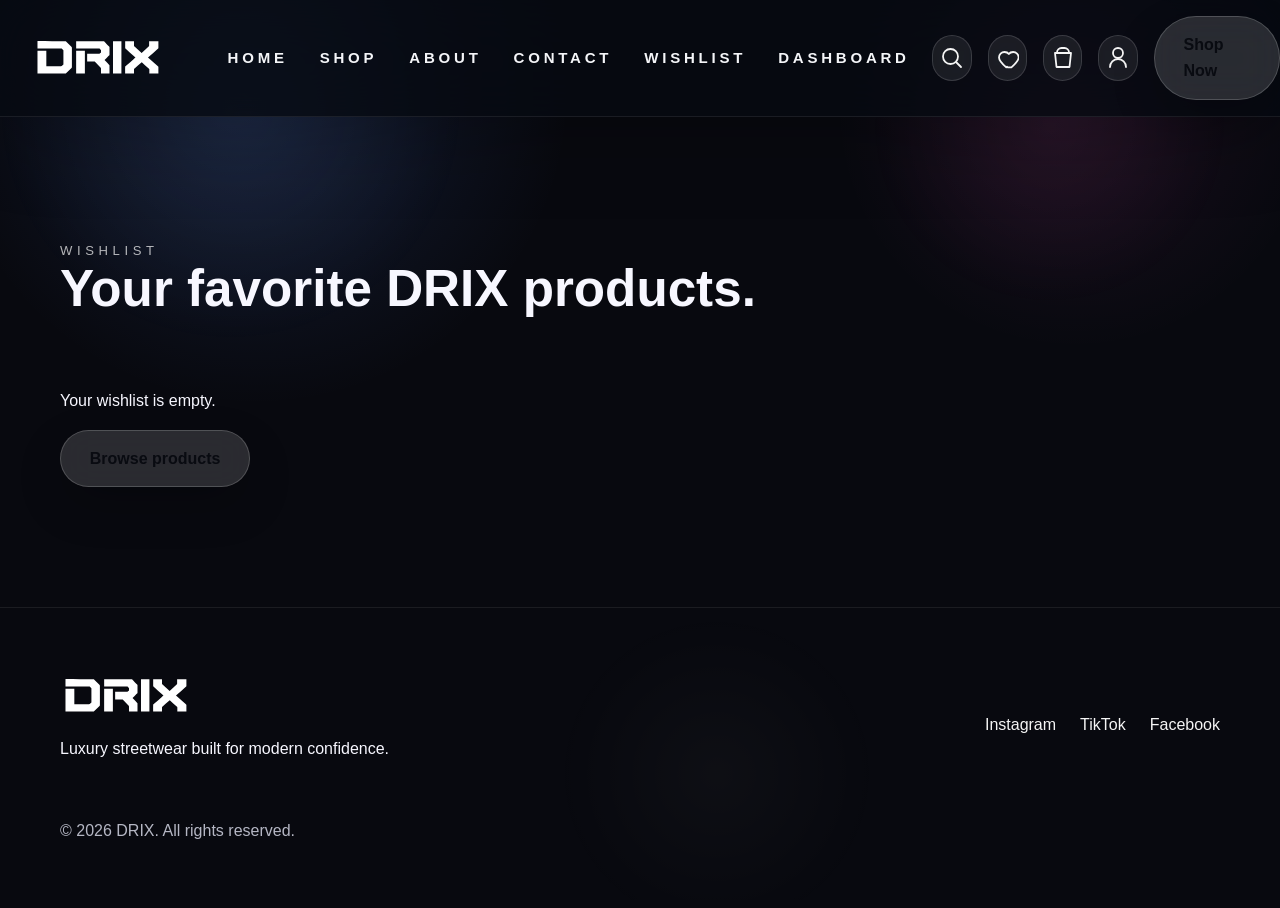
<file: wishlist.html>
<!DOCTYPE html>
<html lang="en">
<head>
    <meta charset="UTF-8">
    <meta name="viewport" content="width=device-width, initial-scale=1.0">
    <meta name="description" content="Your DRIX wishlist of favorite luxury products.">
    <title>Wishlist | DRIX</title>
    <link rel="stylesheet" href="css/style.css">
    <link rel="stylesheet" href="css/cart.css">
</head>
<body>
    <div class="page-shell">
        <header class="site-header">
            <div class="container header-inner">
                <a href="index.html" class="logo" aria-label="DRIX Home">
                    <img src="images/logo-white.svg" alt="DRIX logo" class="site-logo">
                </a>

                <nav class="navbar" aria-label="Primary navigation">
                    <ul class="nav-list">
                        <li><a href="index.html">Home</a></li>
                        <li><a href="shop.html">Shop</a></li>
                        <li><a href="about.html">About</a></li>
                        <li><a href="contact.html">Contact</a></li>
                        <li><a href="wishlist.html">Wishlist</a></li>
                        <li><a href="login.html?redirect=dashboard.html">Dashboard</a></li>
                    </ul>
                </nav>

                <div class="header-actions">
                    <a href="#" class="icon-button" aria-label="Search">
                        <svg width="24" height="24" viewBox="0 0 24 24" fill="none" xmlns="http://www.w3.org/2000/svg">
                            <path d="M10.5 18C14.6421 18 18 14.6421 18 10.5C18 6.35786 14.6421 3 10.5 3C6.35786 3 3 6.35786 3 10.5C3 14.6421 6.35786 18 10.5 18Z" stroke="currentColor" stroke-width="1.8" stroke-linecap="round" stroke-linejoin="round"/>
                            <path d="M16.5 16.5L21 21" stroke="currentColor" stroke-width="1.8" stroke-linecap="round" stroke-linejoin="round"/>
                        </svg>
                    </a>
                    <a href="wishlist.html" class="icon-button" aria-label="Wishlist">
                        <svg width="24" height="24" viewBox="0 0 24 24" fill="none" xmlns="http://www.w3.org/2000/svg">
                            <path d="M12.75 21.35L12 20.65L11.25 21.35C6.92 17.59 4 14.94 4 11.5C4 8.42 6.42 6 9.5 6C11.24 6 12.91 6.81 13.82 8.09C14.73 6.81 16.4 6 18.14 6C21.22 6 23.64 8.42 23.64 11.5C23.64 14.94 20.72 17.59 16.39 21.35Z" stroke="currentColor" stroke-width="1.8" stroke-linecap="round" stroke-linejoin="round"/>
                        </svg>
                    </a>
                    <a href="cart.html" class="icon-button" aria-label="Shopping bag">
                        <svg width="24" height="24" viewBox="0 0 24 24" fill="none" xmlns="http://www.w3.org/2000/svg">
                            <path d="M6 7V6.5C6 4.01472 8.01472 2 10.5 2H13.5C15.9853 2 18 4.01472 18 6.5V7" stroke="currentColor" stroke-width="1.8" stroke-linecap="round" stroke-linejoin="round"/>
                            <path d="M4 7H20L18.5 21H5.5L4 7Z" stroke="currentColor" stroke-width="1.8" stroke-linecap="round" stroke-linejoin="round"/>
                        </svg>
                    </a>
                    <a href="login.html" class="icon-button" aria-label="User account">
                        <svg width="24" height="24" viewBox="0 0 24 24" fill="none" xmlns="http://www.w3.org/2000/svg">
                            <path d="M12 12C14.7614 12 17 9.76142 17 7C17 4.23858 14.7614 2 12 2C9.23858 2 7 4.23858 7 7C7 9.76142 9.23858 12 12 12Z" stroke="currentColor" stroke-width="1.8" stroke-linecap="round" stroke-linejoin="round"/>
                            <path d="M4 21C4 16.5817 7.58172 13 12 13C16.4183 13 20 16.5817 20 21" stroke="currentColor" stroke-width="1.8" stroke-linecap="round" stroke-linejoin="round"/>
                        </svg>
                    </a>
                    <a href="shop.html" class="btn btn-primary cta-button">Shop Now</a>
                </div>

                <button class="menu-toggle" aria-label="Open navigation menu">
                    <span></span>
                    <span></span>
                    <span></span>
                </button>
            </div>
        </header>

        <main class="section">
            <div class="container">
                <div class="section-header animate-on-scroll">
                    <p class="section-label">Wishlist</p>
                    <h2>Your favorite DRIX products.</h2>
                </div>
                <div id="wishlist-items" class="cart-items-panel animate-on-scroll"></div>
            </div>
        </main>

        <footer class="site-footer">
            <div class="container footer-grid">
                <div>
                    <a href="index.html" class="logo">
                    <img src="images/logo-white.svg" alt="DRIX" class="site-logo">
                </a>
                    <p>Luxury streetwear built for modern confidence.</p>
                </div>
                <div class="footer-links">
                    <a href="#">Instagram</a>
                    <a href="#">TikTok</a>
                    <a href="#">Facebook</a>
                </div>
                <p class="footer-copy">© 2026 DRIX. All rights reserved.</p>
            </div>
        </footer>
        <button class="back-to-top" aria-label="Back to top">↑</button>
    </div>
    <script src="js/products.js"></script>
    <script src="js/site-settings.js"></script>
    <script src="js/main.js"></script>
    <script src="js/wishlist.js"></script>
</body>
</html>
</file>
<file: css/style.css>
:root {
    color-scheme: dark;
    font-family: 'Poppins', sans-serif;
    font-size: 16px;
    line-height: 1.6;
    color: #f7f7ff;
    background-color: #08090f;
    --bg: radial-gradient(circle at 20% 10%, rgba(86, 137, 255, 0.16), transparent 24%), radial-gradient(circle at 84% 12%, rgba(255, 92, 220, 0.08), transparent 18%), #08090f;
    --surface: rgba(255,255,255,0.08);
    --surface-strong: rgba(255,255,255,0.14);
    --border: rgba(255,255,255,0.18);
    --text-muted: #b5b7c4;
    --shadow: 0 42px 120px rgba(0,0,0,0.28);
    --shadow-soft: 0 18px 45px rgba(0,0,0,0.18);
    --radius: 34px;
}

* {
    box-sizing: border-box;
}

html {
    scroll-behavior: smooth;
}

body {
    margin: 0;
    min-height: 100vh;
    background: var(--bg);
    color: #f7f7ff;
}

body::before {
    content: '';
    position: fixed;
    inset: 0;
    pointer-events: none;
    background-image: radial-gradient(circle at 18% 12%, rgba(133, 180, 255, 0.18), transparent 18%), radial-gradient(circle at 82% 14%, rgba(255, 110, 195, 0.13), transparent 14%), radial-gradient(circle at 56% 86%, rgba(255, 248, 228, 0.06), transparent 16%);
    opacity: 0.5;
}

img {
    display: block;
    width: 100%;
    height: auto;
}

a {
    color: inherit;
    text-decoration: none;
}

button,
input,
select,
textarea {
    font: inherit;
}

button {
    cursor: pointer;
}

.container {
    width: min(1320px, calc(100% - 4rem));
    margin: 0 auto;
    padding: 0 1.75rem;
}

.page-shell {
    position: relative;
    overflow: hidden;
}

.site-header {
    position: sticky;
    top: 0;
    z-index: 60;
    backdrop-filter: blur(28px);
    background: rgba(7, 10, 18, 0.82);
    border-bottom: 1px solid rgba(255,255,255,0.08);
    box-shadow: 0 22px 80px rgba(0,0,0,0.22);
    transition: background 0.35s ease, border-color 0.35s ease, box-shadow 0.35s ease;
}

.site-header.scrolled {
    background: rgba(7, 10, 18, 0.95);
    border-color: rgba(255,255,255,0.11);
    box-shadow: 0 24px 90px rgba(0,0,0,0.28);
}

.header-inner {
    display: flex;
    align-items: center;
    justify-content: space-between;
    gap: 1.4rem;
    padding: 1rem 0;
    min-height: 84px;
}

.logo {
    font-size: 1.1rem;
    letter-spacing: 0.35em;
    text-transform: uppercase;
    font-weight: 700;
}

.site-header .logo {
    display: inline-flex;
    align-items: center;
    justify-content: flex-start;
    padding: 0;
    margin-right: 2.7rem;
    margin-left: 0;
    background: transparent;
    border: none;
    border-radius: 0;
}

.site-logo {
    width: 130px;
    max-height: 48px;
    height: auto;
    display: block;
    object-fit: contain;
    transition: transform 0.35s ease, opacity 0.35s ease;
}

.site-logo:hover {
    transform: scale(1.04);
    opacity: 0.96;
}

.menu-toggle {
    display: none;
    width: 48px;
    height: 48px;
    padding: 0.75rem;
    background: rgba(255,255,255,0.09);
    border: 1px solid rgba(255,255,255,0.14);
    color: #f5f5f5;
    border-radius: 999px;
    align-items: center;
    justify-content: center;
    box-shadow: 0 10px 28px rgba(0,0,0,0.14);
}

.menu-toggle span {
    display: block;
    width: 20px;
    height: 2px;
    background: #f5f5f5;
    border-radius: 999px;
    transition: transform 0.25s ease, opacity 0.25s ease;
}

.menu-toggle span + span {
    margin-top: 5px;
}

.navbar {
    display: flex;
    align-items: center;
    justify-content: center;
    flex: 1;
    gap: 1rem;
}

.nav-list {
    display: flex;
    align-items: center;
    justify-content: center;
    gap: 2rem;
    list-style: none;
    margin: 0;
    padding: 0;
}

.nav-list a {
    position: relative;
    color: #f4f5f8;
    font-weight: 600;
    letter-spacing: 0.25em;
    text-transform: uppercase;
    font-size: 0.94rem;
    transition: color 0.25s ease;
}

.nav-list a::after {
    content: '';
    position: absolute;
    left: 0;
    bottom: -10px;
    width: 100%;
    height: 2px;
    background: linear-gradient(90deg, rgba(121, 172, 255, 0.95), rgba(255, 120, 222, 0.95));
    opacity: 0;
    transform: scaleX(0.8);
    transform-origin: center;
    transition: opacity 0.25s ease, transform 0.25s ease;
}

.nav-list a:hover::after,
.nav-list a:focus-visible::after {
    opacity: 1;
    transform: scaleX(1);
}

.header-actions {
    display: flex;
    align-items: center;
    gap: 1rem;
}

.icon-button {
    display: inline-flex;
    align-items: center;
    justify-content: center;
    width: 46px;
    height: 46px;
    background: rgba(255,255,255,0.08);
    border: 1px solid rgba(255,255,255,0.14);
    border-radius: 999px;
    color: #f5f5f5;
    backdrop-filter: blur(22px);
    transition: transform 0.25s ease, background 0.25s ease, border-color 0.25s ease, box-shadow 0.25s ease;
}

.icon-button:hover,
.icon-button:focus-visible {
    background: rgba(255,255,255,0.18);
    border-color: rgba(255,255,255,0.26);
    transform: translateY(-1px);
    box-shadow: 0 12px 30px rgba(0,0,0,0.18);
}

.btn {
    display: inline-flex;
    align-items: center;
    justify-content: center;
    padding: 0.95rem 1.8rem;
    border-radius: 999px;
    border: 1px solid transparent;
    transition: transform 0.25s ease, box-shadow 0.25s ease, background-color 0.25s ease;
    font-weight: 600;
}

.btn:hover,
.btn:focus-visible {
    transform: translateY(-2px);
}

.btn-primary {
    background: rgba(255,255,255,0.24);
    color: #08090f;
    border-color: rgba(255,255,255,0.20);
    box-shadow: 0 22px 50px rgba(255,255,255,0.12);
}

.btn-primary:hover,
.btn-primary:focus-visible {
    transform: scale(1.03);
    box-shadow: 0 26px 60px rgba(255,255,255,0.16);
    background: rgba(255,255,255,0.30);
}

.cta-button {
    padding: 0.95rem 2rem;
}

.btn {
    display: inline-flex;
    align-items: center;
    justify-content: center;
    padding: 0.95rem 1.8rem;
    border-radius: 999px;
    border: 1px solid transparent;
    transition: transform 0.25s ease, box-shadow 0.25s ease, background-color 0.25s ease;
    font-weight: 600;
}

.btn:hover,
.btn:focus-visible {
    transform: translateY(-2px);
}

.btn-primary {
    background: rgba(255,255,255,0.14);
    color: #090b11;
    border-color: rgba(255,255,255,0.18);
    box-shadow: 0 18px 46px rgba(0,0,0,0.20);
    backdrop-filter: blur(18px);
}

.btn-primary:hover,
.btn-primary:focus-visible {
    box-shadow: 0 22px 56px rgba(0,0,0,0.22);
    background: rgba(255,255,255,0.28);
}

.btn-secondary {
    background: rgba(255,255,255,0.10);
    color: #f5f5f5;
    border-color: rgba(255,255,255,0.18);
    backdrop-filter: blur(18px);
}

.btn-secondary:hover {
    background: rgba(255,255,255,0.18);
}

.section {
    padding: 7.5rem 0;
}

.section-full {
    min-height: calc(100vh - 96px);
    display: grid;
    place-items: center;
    padding-top: 4rem;
}

.dashboard-hero {
    position: relative;
    overflow: hidden;
    background: rgba(255,255,255,0.05);
    border-bottom: 1px solid rgba(255,255,255,0.12);
    backdrop-filter: blur(26px);
}

.dashboard-hero::before {
    content: '';
    position: absolute;
    inset: 0;
    background: radial-gradient(circle at 14% 20%, rgba(88, 157, 255, 0.20), transparent 22%), radial-gradient(circle at 82% 22%, rgba(255, 110, 220, 0.16), transparent 18%);
    pointer-events: none;
}

.dashboard-hero .hero-inner {
    display: grid;
    grid-template-columns: 1.1fr 0.9fr;
    gap: 3rem;
    align-items: center;
    padding: 8rem 0;
}

.dashboard-summary {
    display: grid;
    gap: 1.5rem;
}

.stats-grid {
    display: grid;
    grid-template-columns: repeat(3, minmax(0, 1fr));
    gap: 1.25rem;
}

.dashboard-card {
    padding: 2rem;
    border-radius: 32px;
    background: rgba(255,255,255,0.10);
    border: 1px solid rgba(255,255,255,0.16);
    box-shadow: 0 24px 70px rgba(0,0,0,0.16);
}

.dashboard-card h3 {
    margin: 0;
    color: #f7f7ff;
    font-size: 1rem;
    letter-spacing: 0.02em;
}

.card-head {
    display: flex;
    align-items: center;
    gap: 1rem;
    margin-bottom: 1.4rem;
}

.stat-icon {
    width: 3.2rem;
    height: 3.2rem;
    display: grid;
    place-items: center;
    border-radius: 18px;
    background: rgba(255,255,255,0.08);
    border: 1px solid rgba(255,255,255,0.12);
    color: #ffffff;
}

.stat-icon svg {
    width: 1.5rem;
    height: 1.5rem;
}

.dashboard-card .metric {
    margin: 0;
    font-size: 2.8rem;
    line-height: 1.05;
    font-weight: 800;
    letter-spacing: -0.04em;
    color: #ffffff;
}

.dashboard-card span {
    display: block;
    margin-top: 0.9rem;
    color: rgba(245,245,245,0.74);
    font-size: 0.95rem;
}

.dashboard-grid {
    grid-template-columns: repeat(auto-fit, minmax(290px, 1fr));
}

.dashboard-panel {
    padding: 2rem;
    border-radius: 34px;
    background: rgba(255,255,255,0.10);
    border: 1px solid rgba(255,255,255,0.16);
    box-shadow: 0 30px 90px rgba(0,0,0,0.16);
}

.image-settings-form {
    display: grid;
    gap: 1.5rem;
}

.settings-grid {
    display: grid;
    gap: 1.5rem;
}

.setting-card {
    padding: 1.75rem;
    border-radius: 28px;
    background: rgba(255,255,255,0.08);
    border: 1px solid rgba(255,255,255,0.14);
    display: grid;
    gap: 1rem;
}

.product-settings-grid {
    display: grid;
    gap: 1rem;
}

.product-setting-row {
    display: grid;
    gap: 0.85rem;
}

.product-setting-row label {
    color: rgba(245,245,245,0.86);
    font-weight: 600;
}

.image-preview {
    width: 100%;
    border-radius: 20px;
    min-height: 160px;
    object-fit: cover;
    background: rgba(255,255,255,0.06);
    border: 1px solid rgba(255,255,255,0.14);
}

.image-controls {
    display: flex;
    flex-wrap: wrap;
    gap: 0.75rem;
    margin-top: 0.75rem;
}

.image-controls .btn {
    min-width: 130px;
}

.image-settings-form input {
    width: 100%;
    padding: 1rem 1.1rem;
    border-radius: 18px;
    border: 1px solid rgba(255,255,255,0.16);
    background: rgba(255,255,255,0.08);
    color: #f7f7ff;
    outline: none;
}

.image-settings-form input:focus {
    border-color: rgba(255,255,255,0.35);
}

.settings-actions {
    display: flex;
    flex-wrap: wrap;
    gap: 1rem;
}

.settings-actions .btn {
    min-width: 180px;
}

@media (min-width: 900px) {
    .settings-grid {
        grid-template-columns: 1.2fr 0.8fr;
    }
}

.recent-orders {
    display: grid;
    gap: 0.5rem;
}

.order-row {
    display: grid;
    grid-template-columns: 1.4fr 1fr 0.8fr 1fr;
    gap: 1rem;
    align-items: center;
    padding: 1rem 1.25rem;
    border-radius: 22px;
    background: rgba(255,255,255,0.06);
    border: 1px solid rgba(255,255,255,0.12);
}

.order-row.header-row {
    text-transform: uppercase;
    letter-spacing: 0.16em;
    color: rgba(255,255,255,0.72);
    font-size: 0.9rem;
    background: rgba(255,255,255,0.08);
}

.order-row .text-link {
    justify-self: end;
}

.status {
    display: inline-flex;
    align-items: center;
    justify-content: center;
    padding: 0.6rem 0.85rem;
    border-radius: 999px;
    font-size: 0.85rem;
    text-transform: uppercase;
    letter-spacing: 0.14em;
    font-weight: 700;
}

.status.shipped {
    background: rgba(108, 255, 198, 0.18);
    color: #d5ffd9;
}

.status.processing {
    background: rgba(255, 206, 84, 0.18);
    color: #fff6c9;
}

.status.returned {
    background: rgba(255, 95, 95, 0.18);
    color: #ffd4d4;
}

.nav-list a.active {
    color: #ffffff;
}

@media (max-width: 1024px) {
    .dashboard-hero .hero-inner {
        grid-template-columns: 1fr;
    }

    .stats-grid {
        grid-template-columns: repeat(2, minmax(0, 1fr));
    }
}

@media (max-width: 768px) {
    .stats-grid,
    .order-row {
        grid-template-columns: 1fr;
    }

    .order-row {
        padding: 0.95rem 1rem;
    }
}

.hero {
    position: relative;
    overflow: hidden;
    background: rgba(255,255,255,0.06);
    border-bottom: 1px solid rgba(255,255,255,0.14);
    backdrop-filter: blur(24px);
}

.hero::before {
    content: '';
    position: absolute;
    inset: 0;
    background: linear-gradient(150deg, rgba(255,255,255,0.20) 0%, transparent 28%), radial-gradient(circle at 18% 18%, rgba(61, 153, 255, 0.16), transparent 18%), radial-gradient(circle at 82% 20%, rgba(255, 105, 220, 0.14), transparent 16%);
    opacity: 0.55;
    pointer-events: none;
}

.hero-overlay {
    position: absolute;
    inset: 0;
    pointer-events: none;
    background: radial-gradient(circle at 40% 20%, rgba(255,255,255,0.12), transparent 30%), radial-gradient(circle at 90% 55%, rgba(255,255,255,0.08), transparent 24%);
    mix-blend-mode: screen;
}

.hero-inner {
    position: relative;
    z-index: 1;
    display: grid;
    grid-template-columns: 1.05fr 0.95fr;
    gap: 3.5rem;
    align-items: center;
    padding: 8rem 0;
}

.hero-copy {
    max-width: 600px;
}

.eyebrow {
    display: inline-block;
    margin-bottom: 1.4rem;
    color: rgba(245,245,245,0.72);
    letter-spacing: 0.35em;
    text-transform: uppercase;
    font-size: 0.8rem;
}

.hero-copy h1 {
    margin: 0;
    font-size: clamp(3.6rem, 5.5vw, 6.2rem);
    line-height: 0.92;
    letter-spacing: -0.05em;
    color: #ffffff;
}

.hero-copy p {
    margin: 2rem 0 2.5rem;
    color: rgba(245,245,245,0.88);
    max-width: 36rem;
    font-size: 1.09rem;
}

.hero-actions,
.hero-buttons {
    display: flex;
    flex-wrap: wrap;
    gap: 1.3rem;
}

.hero-media {
    position: relative;
}

.hero-media img {
    border-radius: 42px;
    box-shadow: 0 48px 140px rgba(0,0,0,0.30);
    transition: transform 0.35s ease, filter 0.35s ease;
}

.hero-media img:hover {
    transform: translateY(-5px) scale(1.025);
    filter: saturate(1.08);
}

.section-header {
    max-width: 720px;
    margin-bottom: 3.5rem;
}

.section-label {
    display: inline-block;
    margin-bottom: 1rem;
    color: rgba(245,245,245,0.72);
    letter-spacing: 0.35em;
    text-transform: uppercase;
    font-size: 0.82rem;
}

.text-link {
    display: inline-flex;
    align-items: center;
    gap: 0.5rem;
    color: #f5f5f5;
    font-weight: 600;
    transition: color 0.25s ease;
}

.text-link:hover,
.text-link:focus-visible {
    color: #ffffff;
}

.section-split {
    display: grid;
    grid-template-columns: minmax(0, 1fr) minmax(420px, 0.95fr);
    gap: 3rem;
    align-items: center;
}

.section-split .about-media {
    border-radius: 32px;
    overflow: hidden;
    box-shadow: var(--shadow);
}

.newsletter-copy {
    max-width: 520px;
    margin-bottom: 1.5rem;
}

.footer-brand {
    display: flex;
    flex-direction: column;
    gap: 0.75rem;
}

.section-header h2,
.section-header p {
    margin: 0;
}

.section-header h2 {
    font-size: clamp(2.75rem, 4vw, 4rem);
    line-height: 1.05;
}

.cards-grid,
.features-grid,
.gallery-grid {
    display: grid;
    gap: 1.75rem;
}

.cards-grid {
    grid-template-columns: repeat(auto-fit, minmax(320px, 1fr));
}

.product-card,
.feature-card {
    background: rgba(255,255,255,0.10);
    border: 1px solid rgba(255,255,255,0.16);
    border-radius: var(--radius);
    overflow: hidden;
    box-shadow: 0 26px 80px rgba(0,0,0,0.20);
    backdrop-filter: blur(30px);
    transition: transform 0.3s ease, border-color 0.3s ease, box-shadow 0.3s ease;
}

.product-card:hover,
.feature-card:hover {
    transform: translateY(-8px);
    border-color: rgba(255,255,255,0.24);
    box-shadow: 0 36px 96px rgba(0,0,0,0.22);
}

.product-card img,
.about-media img,
.gallery-grid img {
    width: 100%;
    display: block;
}

.card,
.product-card,
.feature-card {
    background: rgba(255,255,255,0.10);
    border: 1px solid rgba(255,255,255,0.18);
    border-radius: var(--radius);
    overflow: hidden;
    box-shadow: var(--shadow-soft);
    backdrop-filter: blur(28px);
    transition: transform 0.3s ease, border-color 0.3s ease, box-shadow 0.3s ease;
}

.card:hover,
.product-card:hover,
.feature-card:hover {
    transform: translateY(-10px);
    border-color: rgba(255,255,255,0.26);
    box-shadow: 0 40px 120px rgba(0,0,0,0.25);
}

.card-media,
.product-card img,
.about-media img,
.gallery-grid img {
    width: 100%;
    display: block;
}

.card-body,
.card-copy {
    padding: 1.75rem;
    display: flex;
    flex-direction: column;
    gap: 1rem;
}

.card-body h3,
.card-copy h3 {
    margin: 0 0 0.9rem;
    font-size: 1.55rem;
}

.card-body p,
.card-copy p {
    margin: 0;
    color: rgba(245,245,245,0.78);
    line-height: 1.65;
}

.card-actions {
    display: flex;
    flex-wrap: wrap;
    gap: 0.9rem;
    align-items: center;
}

.product-badge {
    display: inline-flex;
    align-items: center;
    justify-content: center;
    padding: 0.5rem 1rem;
    border-radius: 999px;
    font-size: 0.75rem;
    text-transform: uppercase;
    letter-spacing: 0.16em;
    font-weight: 700;
    background: rgba(255,255,255,0.16);
    color: #f5f5f5;
    border: 1px solid rgba(255,255,255,0.18);
}

.product-badge.sale {
    background: rgba(255, 95, 95, 0.16);
    color: #ffd4d4;
}

.product-badge.new {
    background: rgba(108, 255, 198, 0.16);
    color: #d0ffeb;
}

.product-badge.limited {
    background: rgba(136, 179, 255, 0.16);
    color: #dfe9ff;
}

.btn-outline {
    border: 1px solid rgba(255,255,255,0.18);
    background: transparent;
    color: #f5f5f5;
}

.btn-outline:hover,
.btn-outline:focus-visible {
    background: rgba(255,255,255,0.08);
}

.btn-small {
    padding: 0.75rem 1.4rem;
}

.card-body .text-link,
.card-copy .text-link {
    font-size: 0.95rem;
}

.about-section .about-grid {
    display: grid;
    grid-template-columns: 1fr 1fr;
    gap: 3rem;
    align-items: center;
}

.about-media {
    border-radius: 32px;
    overflow: hidden;
    box-shadow: var(--shadow);
}

.features-grid {
    grid-template-columns: repeat(auto-fit, minmax(260px, 1fr));
}

.feature-card {
    padding: 2.4rem;
    background: rgba(255,255,255,0.10);
    border: 1px solid rgba(255,255,255,0.16);
}

.feature-card span {
    display: inline-flex;
    align-items: center;
    justify-content: center;
    width: 3.2rem;
    height: 3.2rem;
    border-radius: 50%;
    background: linear-gradient(135deg, rgba(255,255,255,0.18), rgba(255,255,255,0.08));
    margin-bottom: 1.5rem;
    color: #f5f5f5;
    font-weight: 700;
    box-shadow: inset 0 0 0 1px rgba(255,255,255,0.12);
}

.feature-card h3 {
    margin: 0 0 1rem;
    font-size: 1.5rem;
}

.feature-card p {
    margin: 0;
    color: #d3d3d3;
}

.gallery-grid {
    grid-template-columns: repeat(3, minmax(0, 1fr));
}

.gallery-grid img {
    border-radius: 24px;
    object-fit: cover;
    aspect-ratio: 1 / 1;
    transition: transform 0.35s ease;
}

.gallery-grid img:hover {
    transform: scale(1.03);
}

.newsletter-section .newsletter-card {
    display: grid;
    gap: 1.5rem;
    padding: 3rem;
    border-radius: var(--radius);
    background: rgba(255,255,255,0.16);
    border: 1px solid rgba(255,255,255,0.18);
    box-shadow: var(--shadow-soft);
    backdrop-filter: blur(28px);
}

.newsletter-form {
    display: flex;
    gap: 1rem;
    flex-wrap: wrap;
}

.newsletter-form input {
    flex: 1;
    min-width: 260px;
    padding: 1rem 1.25rem;
    border-radius: 999px;
    border: 1px solid rgba(255,255,255,0.20);
    background: rgba(255,255,255,0.12);
    color: #08090f;
    outline: none;
    backdrop-filter: blur(24px);
    transition: border-color 0.25s ease, box-shadow 0.25s ease, background-color 0.25s ease;
}

.newsletter-form input:focus {
    border-color: rgba(255,255,255,0.40);
    box-shadow: 0 0 0 5px rgba(255,255,255,0.12);
    background: rgba(255,255,255,0.22);
}

.site-footer {
    padding: 4rem 0 3rem;
    border-top: 1px solid rgba(255,255,255,0.08);
}

.footer-grid {
    display: grid;
    grid-template-columns: 1fr auto;
    gap: 1.5rem;
    align-items: center;
}

.footer-links {
    display: flex;
    gap: 1.5rem;
    flex-wrap: wrap;
}

.footer-links a {
    color: #f5f5f5;
}

.footer-copy {
    color: var(--text-muted);
}

.back-to-top {
    position: fixed;
    right: 1.5rem;
    bottom: 1.5rem;
    width: 3.2rem;
    height: 3.2rem;
    border: none;
    border-radius: 50%;
    background: rgba(245,245,245,0.12);
    color: #f5f5f5;
    display: grid;
    place-items: center;
    backdrop-filter: blur(14px);
    opacity: 0;
    visibility: hidden;
    transition: opacity 0.25s ease, visibility 0.25s ease;
}

.back-to-top.show {
    opacity: 1;
    visibility: visible;
}

@media (max-width: 1024px) {
    .hero-grid,
    .about-grid {
        grid-template-columns: 1fr;
    }

    .gallery-grid {
        grid-template-columns: repeat(2, minmax(0, 1fr));
    }
}

@media (max-width: 980px) {
    .container {
        width: min(1240px, calc(100% - 3rem));
    }

    .header-inner {
        gap: 1rem;
        min-height: 72px;
    }

    .nav-list {
        gap: 1.4rem;
    }

    .site-logo {
        width: 360px;
        max-height: 90px;
    }
}

@media (max-width: 768px) {
    .header-inner {
        flex-direction: row;
        align-items: center;
        justify-content: space-between;
    }

    .site-logo {
        width: 220px;
        max-height: 68px;
    }

    .menu-toggle {
        display: inline-flex;
    }

    .navbar {
        position: absolute;
        top: 100%;
        left: 0;
        right: 0;
        background: rgba(5,5,5,0.95);
        border-top: 1px solid rgba(255,255,255,0.08);
        padding: 1.5rem 1.5rem 1.2rem;
        display: none;
        flex-direction: column;
        gap: 1rem;
        z-index: 40;
        box-shadow: inset 0 0 0 1px rgba(255,255,255,0.02);
    }

    .navbar.open {
        display: flex;
    }

    .nav-list {
        flex-direction: column;
        align-items: flex-start;
        gap: 1rem;
    }

    .nav-list a {
        font-size: 1rem;
        letter-spacing: 0.2px;
    }

    .header-actions {
        flex-direction: row;
        flex-wrap: wrap;
        align-items: center;
        justify-content: flex-start;
        gap: 0.9rem;
    }

    .btn-primary {
        width: 100%;
        justify-content: center;
    }

    .hero-copy h1 {
        font-size: 2.8rem;
    }

    .section {
        padding: 4.5rem 0;
    }

    .gallery-grid {
        grid-template-columns: 1fr;
    }
}

@media (max-width: 640px) {
    .container {
        padding: 0 1rem;
    }

    .header-inner {
        gap: 0.75rem;
        padding: 0.85rem 0;
        min-height: 68px;
    }

    .site-logo {
        width: 160px;
        max-height: 58px;
    }

    .menu-toggle {
        width: 40px;
        height: 40px;
    }

    .navbar {
        padding: 1.25rem 1rem 1rem;
    }

    .nav-list {
        gap: 0.85rem;
    }

    .nav-list a {
        width: 100%;
        font-size: 0.98rem;
    }

    .header-actions {
        gap: 0.65rem;
        justify-content: flex-end;
    }

    .icon-button {
        width: 36px;
        height: 36px;
    }

    .icon-button svg {
        width: 18px;
        height: 18px;
    }

    .btn,
    .btn-primary,
    .btn-secondary,
    .btn-outline {
        width: auto;
        min-width: 140px;
        padding: 0.85rem 1rem;
    }

    .cta-button {
        min-width: 140px;
    }

    .hero-inner {
        grid-template-columns: 1fr;
        gap: 1.8rem;
        padding: 5rem 0 2.5rem;
    }

    .hero-copy h1 {
        font-size: 2.5rem;
        line-height: 1.05;
    }

    .hero-copy p {
        margin: 1.5rem 0 1.8rem;
        font-size: 1rem;
        max-width: 100%;
    }

    .hero-actions {
        flex-direction: column;
        align-items: stretch;
    }

    .hero-actions .btn {
        width: 100%;
    }

    .hero-media img {
        border-radius: 32px;
        max-width: 100%;
    }

    .section-header {
        margin-bottom: 2rem;
    }

    .section-header h2 {
        font-size: 2.3rem;
    }

    .section-split {
        grid-template-columns: 1fr;
        gap: 2rem;
    }

    .about-media {
        max-height: 320px;
    }

    .cards-grid,
    .features-grid {
        gap: 1rem;
    }

    .product-card,
    .feature-card,
    .card {
        border-radius: 24px;
    }

    .newsletter-form {
        flex-direction: column;
        gap: 1rem;
    }

    .newsletter-form input,
    .newsletter-form button {
        width: 100%;
    }

    .footer-grid {
        display: grid;
        gap: 1rem;
    }

    .social-links {
        display: flex;
        flex-wrap: wrap;
        gap: 0.75rem;
    }

    .footer-note {
        margin-top: 0.75rem;
    }
}
</file>
<file: css/cart.css>
/* Cart page specific styles */
.cart-layout {
  display: grid;
  grid-template-columns: 1.5fr 0.9fr;
  gap: 2rem;
  align-items: start;
}

.cart-items-panel {
  display: grid;
  gap: 1.5rem;
}

.cart-item {
  display: grid;
  grid-template-columns: 140px 1fr;
  gap: 1.25rem;
  padding: 1.5rem;
  border-radius: 28px;
  background: rgba(255,255,255,0.05);
  border: 1px solid rgba(255,255,255,0.12);
  box-shadow: var(--shadow);
}

.cart-item img {
  width: 140px;
  height: 140px;
  object-fit: cover;
  border-radius: 22px;
}

.cart-item-details {
  display: grid;
  gap: 0.8rem;
}

.cart-item-details h3 {
  margin: 0;
  font-size: 1.25rem;
}

.product-meta-row {
  display: flex;
  gap: 1.5rem;
  flex-wrap: wrap;
  color: var(--text-muted);
}

.quantity-row {
  display: flex;
  align-items: center;
  gap: 0.75rem;
}

.quantity-row button {
  width: 2.4rem;
  height: 2.4rem;
  display: grid;
  place-items: center;
  border-radius: 12px;
  background: rgba(255,255,255,0.08);
  border: 1px solid rgba(255,255,255,0.12);
}

.quantity-row span {
  min-width: 2rem;
  text-align: center;
}

.remove-item {
  color: var(--text-muted);
  border: none;
  background: transparent;
  padding: 0;
  cursor: pointer;
}

.summary-card {
  padding: 2rem;
  border-radius: 32px;
  background: rgba(255,255,255,0.05);
  border: 1px solid rgba(255,255,255,0.12);
  box-shadow: var(--shadow);
}

.summary-card h3 {
  margin-top: 0;
}

.summary-row {
  display: flex;
  justify-content: space-between;
  color: var(--text-muted);
  margin: 1rem 0;
}

.summary-row.total {
  color: #f5f5f5;
  font-weight: 700;
}

@media (max-width: 1024px) {
  .cart-layout {
    grid-template-columns: 1fr;
  }
}

@media (max-width: 768px) {
  .cart-item {
    grid-template-columns: 1fr;
  }

  .cart-item img {
    width: 100%;
    height: 320px;
  }
}

@media (max-width: 640px) {
  .cart-item {
    padding: 1.25rem;
  }

  .product-meta-row {
    flex-direction: column;
    align-items: flex-start;
  }

  .summary-card {
    padding: 1.5rem;
  }
}
</file>
<file: css/checkout.css>
/* Checkout page styles */
.checkout-grid {
  display: grid;
  grid-template-columns: 1.2fr 0.8fr;
  gap: 2rem;
}

.checkout-form {
  display: grid;
  gap: 1.5rem;
  padding: 2rem;
  border-radius: 32px;
  background: rgba(255,255,255,0.05);
  border: 1px solid rgba(255,255,255,0.12);
  box-shadow: var(--shadow);
}

.checkout-form h3 {
  margin: 0;
}

.field-group {
  display: grid;
  gap: 0.75rem;
}

.field-group label {
  color: var(--text-muted);
  font-size: 0.85rem;
  letter-spacing: 0.12em;
  text-transform: uppercase;
}

.field-group input,
.field-group select {
  width: 100%;
  padding: 1rem 1.1rem;
  border-radius: 18px;
  border: 1px solid rgba(255,255,255,0.12);
  background: rgba(255,255,255,0.05);
  color: #f5f5f5;
}

.payment-methods {
  display: grid;
  gap: 1rem;
}

.payment-methods label {
  display: grid;
  grid-template-columns: 1fr auto;
  align-items: center;
  gap: 1rem;
  padding: 1rem 1.2rem;
  border-radius: 18px;
  background: rgba(255,255,255,0.04);
  border: 1px solid rgba(255,255,255,0.12);
}

.order-summary-card {
  padding: 2rem;
  border-radius: 32px;
  background: rgba(255,255,255,0.05);
  border: 1px solid rgba(255,255,255,0.12);
  box-shadow: var(--shadow);
}

.order-summary-row {
  display: flex;
  justify-content: space-between;
  margin: 1rem 0;
  color: var(--text-muted);
}

.order-summary-row.total {
  font-weight: 700;
  color: #f5f5f5;
}

.checkbox-field {
  display: flex;
  align-items: center;
  gap: 0.75rem;
  color: var(--text-muted);
}

@media (max-width: 1024px) {
  .checkout-grid {
    grid-template-columns: 1fr;
  }
}

@media (max-width: 768px) {
  .field-group {
    width: 100%;
  }
}

@media (max-width: 640px) {
  .checkout-form,
  .order-summary-card {
    padding: 1.5rem;
  }

  .payment-methods label {
    grid-template-columns: 1fr;
  }

  .order-summary-row {
    flex-direction: column;
    align-items: stretch;
    gap: 0.5rem;
  }
}
</file>
<file: css/auth.css>
/* Auth page styles */
.auth-shell {
  min-height: calc(100vh - 120px);
  display: grid;
  place-items: center;
  padding: 4rem 0;
}

.auth-card {
  width: min(520px, 100%);
  padding: 2.5rem;
  border-radius: 32px;
  background: rgba(255,255,255,0.05);
  border: 1px solid rgba(255,255,255,0.12);
  box-shadow: var(--shadow);
}

.auth-card h2 {
  margin: 0 0 1rem;
}

.auth-form {
  display: grid;
  gap: 1.25rem;
}

.auth-form label {
  color: var(--text-muted);
  font-size: 0.85rem;
  letter-spacing: 0.12em;
  text-transform: uppercase;
}

.auth-form input {
  width: 100%;
  padding: 1rem 1.15rem;
  border-radius: 18px;
  border: 1px solid rgba(255,255,255,0.12);
  background: rgba(255,255,255,0.05);
  color: #f5f5f5;
}

.auth-form button {
  width: 100%;
}

.auth-actions {
  display: flex;
  gap: 1rem;
  flex-wrap: wrap;
}

.auth-actions button {
  width: 100%;
}

.auth-footer {
  margin-top: 1rem;
  color: var(--text-muted);
}

@media (max-width: 640px) {
  .auth-card {
    padding: 1.5rem;
    width: min(100%, 100%);
  }

  .auth-shell {
    padding: 2.5rem 1rem;
  }
}
</file>
<file: css/product.css>
/* Product page styles */
.product-page {
  padding-top: 5rem;
}

.product-grid {
  display: grid;
  grid-template-columns: 1.1fr 0.9fr;
  gap: 3rem;
  align-items: start;
}

.product-gallery {
  display: grid;
  gap: 1.5rem;
}

.gallery-main {
  border-radius: 32px;
  overflow: hidden;
  box-shadow: var(--shadow);
}

.gallery-thumbnails {
  display: grid;
  grid-template-columns: repeat(4, minmax(0, 1fr));
  gap: 1rem;
}

.gallery-thumbnails img {
  width: 100%;
  border-radius: 20px;
  object-fit: cover;
  cursor: pointer;
  transition: transform 0.25s ease, opacity 0.25s ease;
}

.gallery-thumbnails img:hover {
  transform: scale(1.02);
  opacity: 0.9;
}

.product-details {
  display: grid;
  gap: 1.5rem;
}

.price-row {
  display: flex;
  align-items: center;
  gap: 1rem;
  flex-wrap: wrap;
}

.product-price {
  font-size: 2rem;
  font-weight: 700;
}

.product-old-price {
  color: var(--text-muted);
  text-decoration: line-through;
}

.product-description {
  color: #d3d3d3;
}

.product-meta-row {
  display: grid;
  gap: 0.75rem;
}

.product-meta-row .meta-label {
  text-transform: uppercase;
  letter-spacing: 0.2em;
  font-size: 0.75rem;
  color: var(--text-muted);
}

.selectors {
  display: flex;
  gap: 1rem;
  flex-wrap: wrap;
}

.selector-group {
  width: min(220px, 100%);
  display: grid;
  gap: 0.5rem;
}

.selector-group label {
  color: var(--text-muted);
  font-size: 0.85rem;
  letter-spacing: 0.12em;
  text-transform: uppercase;
}

.selector-group select {
  width: 100%;
  padding: 1rem 1.1rem;
  border-radius: 18px;
  border: 1px solid rgba(255,255,255,0.12);
  background: rgba(255,255,255,0.05);
  color: #f5f5f5;
}

.quantity-row {
  display: flex;
  align-items: center;
  gap: 1rem;
}

.quantity-row button {
  width: 3rem;
  height: 3rem;
  border-radius: 18px;
  border: 1px solid rgba(255,255,255,0.12);
  background: rgba(255,255,255,0.05);
  color: #f5f5f5;
}

.stock-label {
  color: #a8a8a8;
}

.product-actions {
  display: flex;
  flex-wrap: wrap;
  gap: 1rem;
}

.product-links {
  display: flex;
  gap: 1rem;
  flex-wrap: wrap;
}

.related-products .cards-grid {
  grid-template-columns: repeat(auto-fit, minmax(260px, 1fr));
}

@media (max-width: 1024px) {
  .product-grid {
    grid-template-columns: 1fr;
  }

  .gallery-thumbnails {
    grid-template-columns: repeat(3, minmax(0, 1fr));
  }
}

@media (max-width: 768px) {
  .header-inner {
    flex-direction: column;
    align-items: stretch;
  }

  .product-grid {
    gap: 2rem;
  }

  .gallery-thumbnails {
    grid-template-columns: repeat(2, minmax(0, 1fr));
  }
}

@media (max-width: 640px) {
  .product-gallery,
  .product-details {
    gap: 1.25rem;
  }

  .gallery-thumbnails {
    grid-template-columns: 1fr 1fr;
  }

  .price-row,
  .product-actions,
  .product-links,
  .selectors {
    flex-direction: column;
    align-items: stretch;
  }

  .selector-group {
    width: 100%;
  }

  .quantity-row {
    justify-content: space-between;
  }

  .product-price {
    font-size: 1.8rem;
  }
}
</file>
<file: css/shop.css>
/* Shop page specific styles */
.shop-layout {
  display: grid;
  grid-template-columns: 320px 1fr;
  gap: 2rem;
}

.filter-panel {
  padding: 2rem;
  background: rgba(255,255,255,0.04);
  border: 1px solid rgba(255,255,255,0.12);
  border-radius: 32px;
  box-shadow: var(--shadow);
}

.filter-group {
  display: grid;
  gap: 0.8rem;
  margin-bottom: 1.75rem;
}

.filter-group h3 {
  margin: 0;
  font-size: 0.95rem;
  letter-spacing: 0.12em;
  text-transform: uppercase;
  color: var(--text-muted);
}

.filter-group input,
.filter-group select {
  width: 100%;
  padding: 0.95rem 1rem;
  border-radius: 18px;
  border: 1px solid rgba(255,255,255,0.12);
  background: rgba(255,255,255,0.05);
  color: #f5f5f5;
}

.shop-toolbar {
  display: flex;
  justify-content: space-between;
  align-items: center;
  gap: 1rem;
  margin-bottom: 1.75rem;
}

#product-count {
  color: var(--text-muted);
}

.product-grid {
  display: grid;
  grid-template-columns: repeat(auto-fit, minmax(240px, 1fr));
  gap: 1.5rem;
}

.shop-card {
  background: rgba(255,255,255,0.05);
  border: 1px solid rgba(255,255,255,0.12);
  border-radius: 28px;
  overflow: hidden;
  box-shadow: var(--shadow);
  transition: transform 0.3s ease;
}

.shop-card:hover {
  transform: translateY(-8px);
  border-color: rgba(255,255,255,0.18);
}

.shop-card img {
  width: 100%;
  display: block;
}

.product-card-body {
  padding: 1.5rem;
}

.product-card-body h3 {
  margin: 0 0 0.8rem;
  font-size: 1.25rem;
}

.product-card-body p {
  margin: 0 0 1rem;
  color: #ccc;
}

.product-meta {
  display: flex;
  justify-content: space-between;
  align-items: center;
  gap: 1rem;
  margin-bottom: 1rem;
}

.price {
  font-weight: 700;
}

.old-price {
  text-decoration: line-through;
  color: var(--text-muted);
}

.badge {
  display: inline-flex;
  align-items: center;
  justify-content: center;
  padding: 0.35rem 0.75rem;
  border-radius: 999px;
  background: rgba(245,245,245,0.12);
  color: #f5f5f5;
  font-size: 0.8rem;
}

.product-actions {
  display: flex;
  flex-wrap: wrap;
  gap: 0.75rem;
}

.product-actions button,
.product-actions .text-link {
  flex: 1;
}

.pagination-mobile {
  display: none;
  margin-top: 2rem;
  justify-content: center;
  gap: 1rem;
}

@media (max-width: 1024px) {
  .shop-layout {
    grid-template-columns: 1fr;
  }
}

@media (max-width: 768px) {
  .filter-panel {
    display: none;
  }

  .pagination-mobile {
    display: flex;
  }
}

@media (max-width: 640px) {
  .shop-toolbar {
    flex-direction: column;
    align-items: stretch;
    gap: 1rem;
  }

  .product-meta {
    flex-direction: column;
    align-items: flex-start;
  }

  .product-actions {
    flex-direction: column;
  }

  .shop-card {
    border-radius: 24px;
  }
}
</file>
